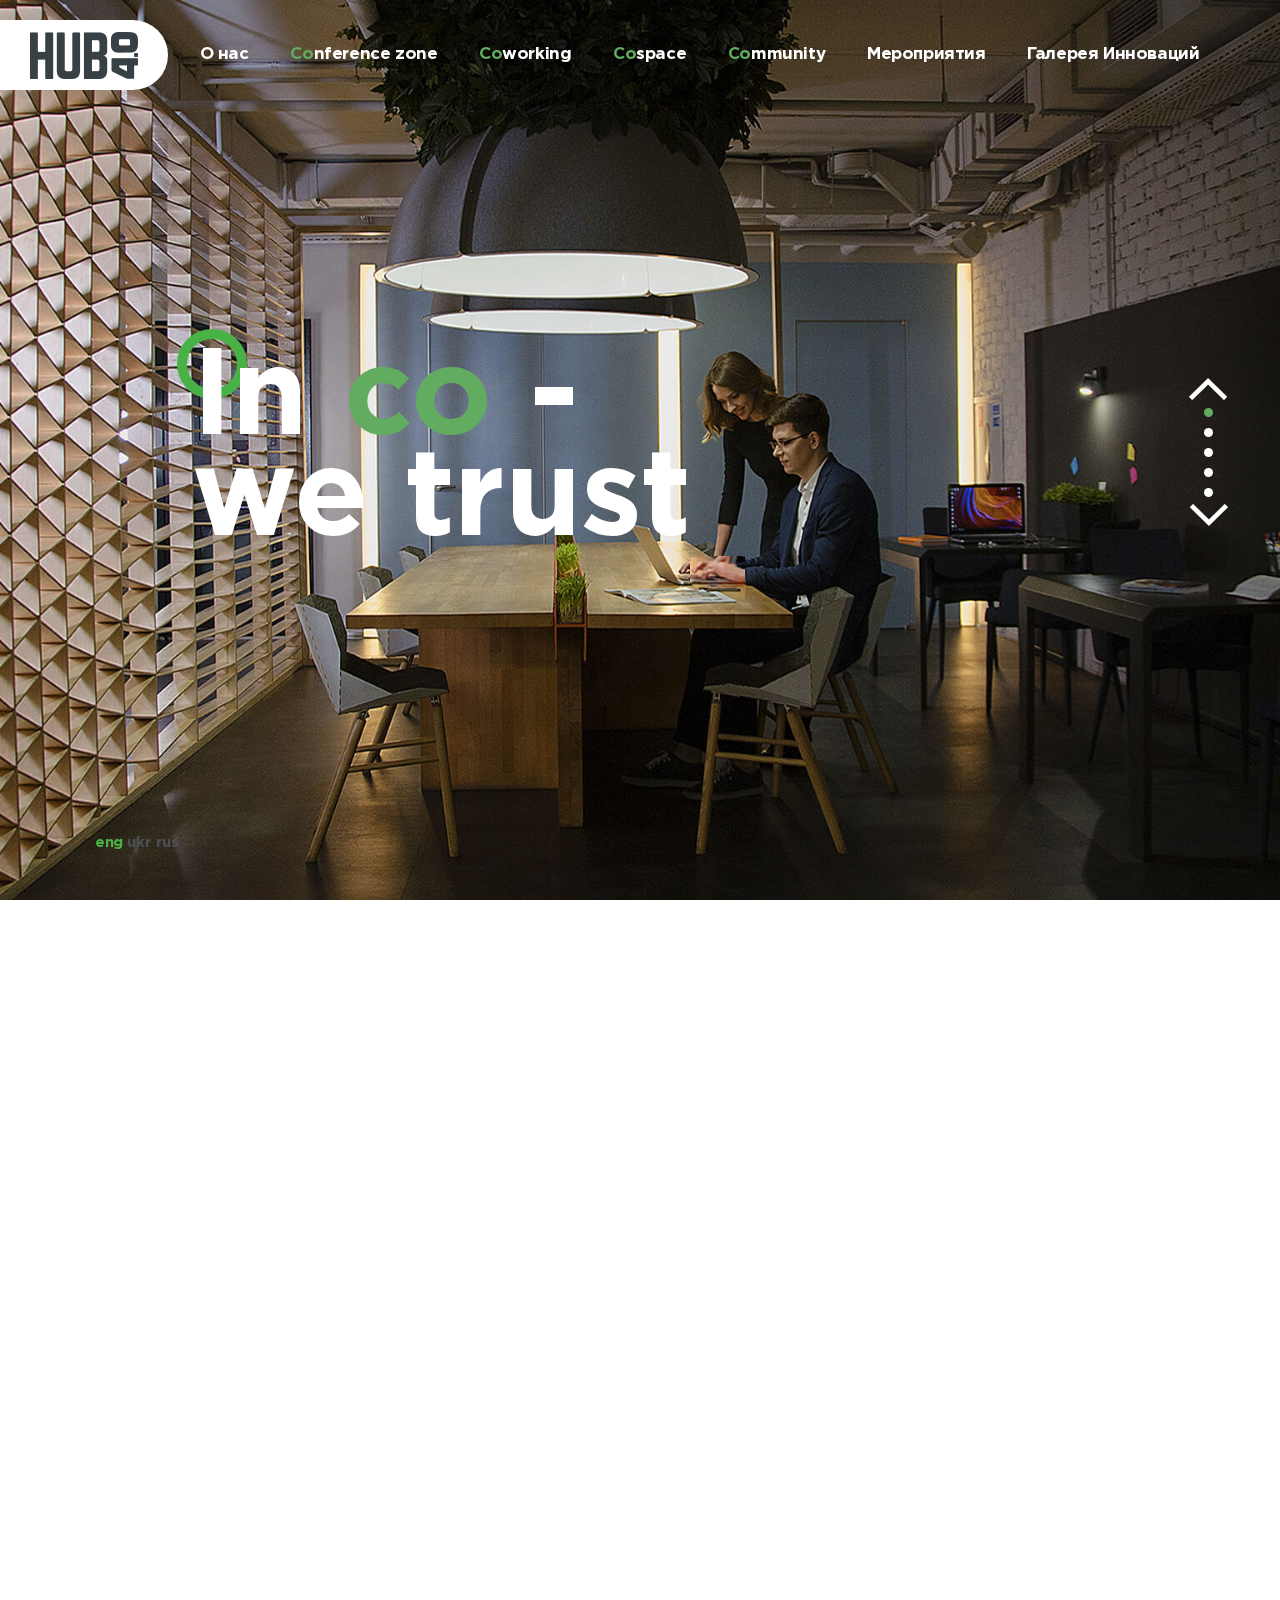
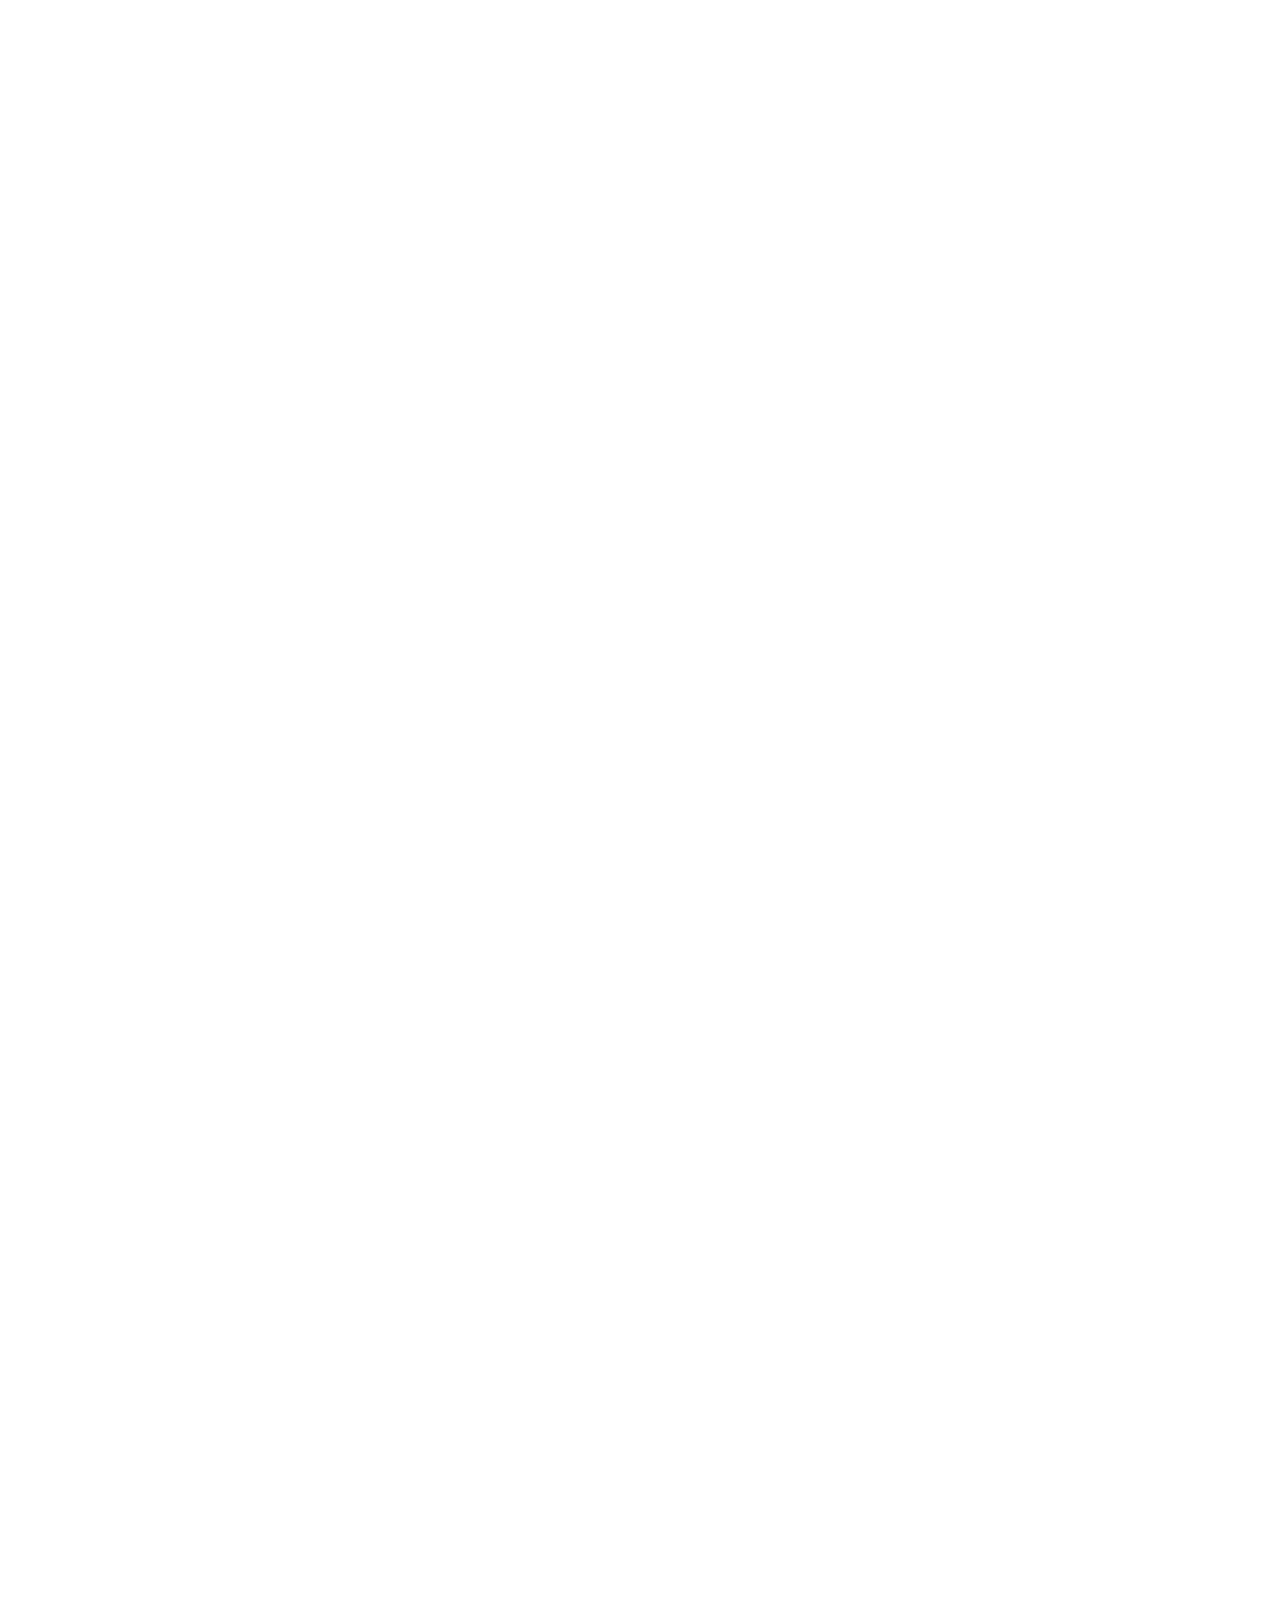
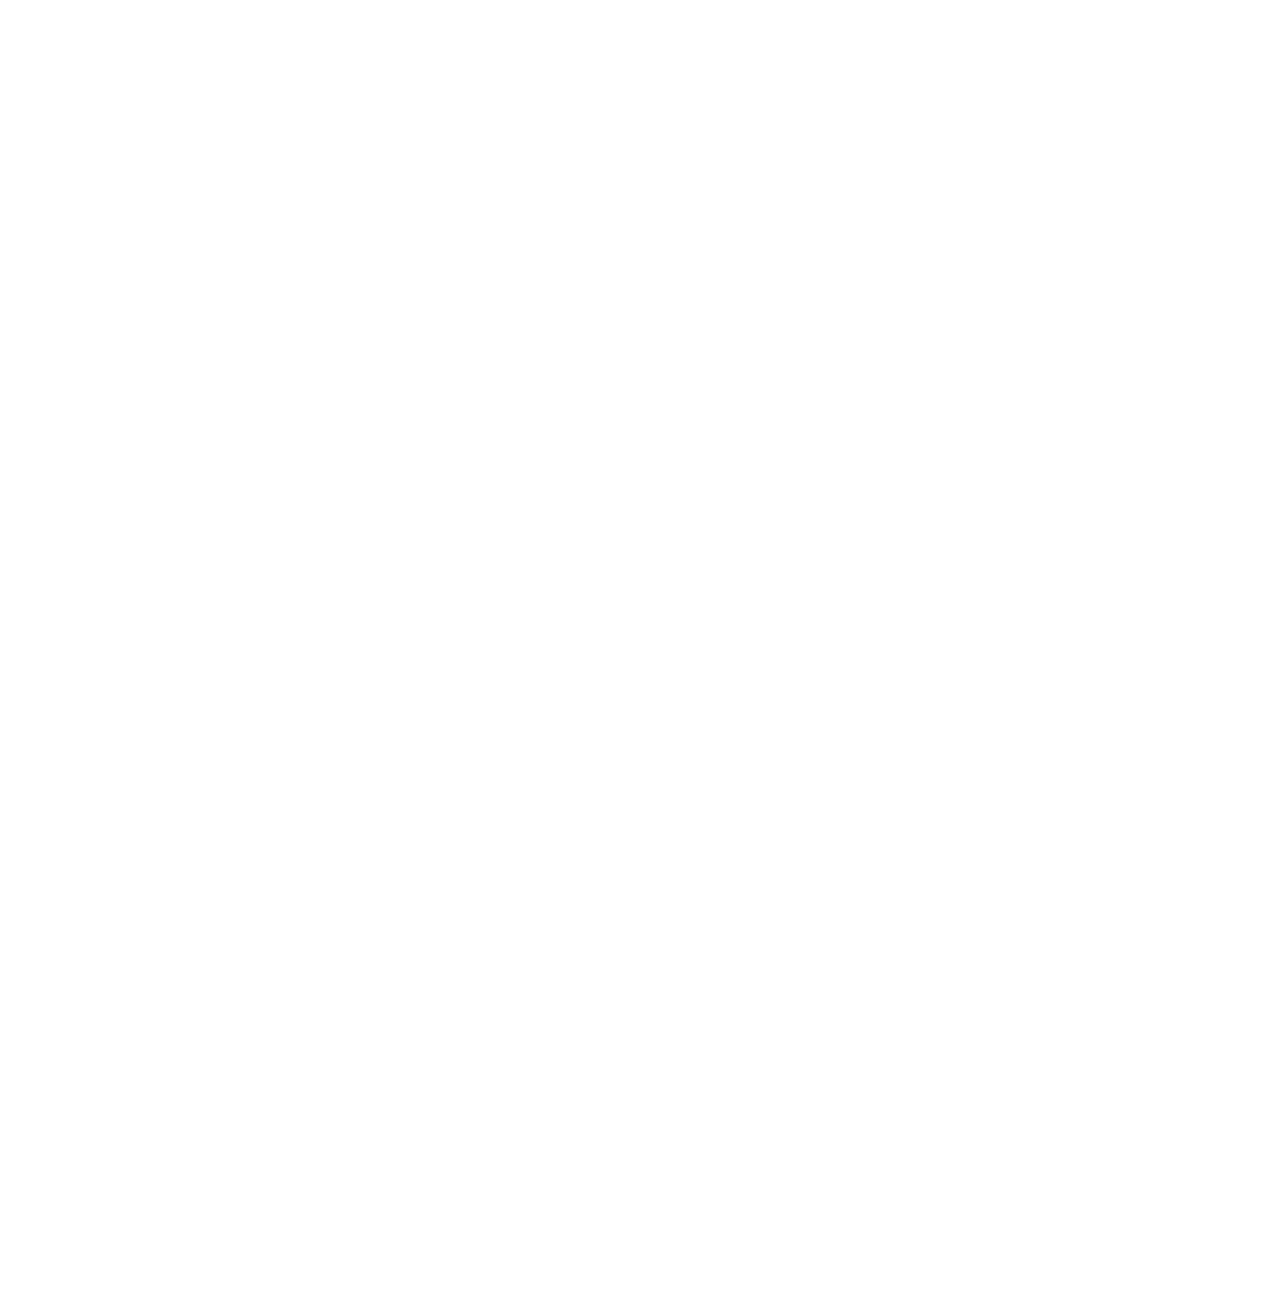
<file: index.html>
<!DOCTYPE html>
<html lang="en">
<head>
	<meta charset="UTF-8">
	<title>index-page</title>
	<meta http-equiv="X-UA-Compatible" content="IE=edge">
	<meta name="viewport" content="width=device-width, initial-scale=1.0">
	<link rel="stylesheet" href="css/preloader.css">
	<link rel="stylesheet" href="css/main.css">
</head>
<body>

	<div id="barba-wrapper">
		<div class="transition-container active">
		  <div class="logo-wrap">
		    <div class="logo">
		      <img src="img/white-logo.png" alt="" />
		    </div>
		  </div>
		</div>
  	<div class="barba-container">
			<div class="index-body-mirror index__body">
				<button class="burger">
					<svg id="burger-svg" data-name="Layer 1" xmlns="http://www.w3.org/2000/svg" viewBox="0 0 50 50">
						<title>Show / Hide Navigation</title>
						<rect class="burger-svg__base" width="50" height="50" fill="#1f201c"/>
						<g class="burger-svg__bars" fill="#fff">
							<rect class="burger-svg__bar burger-svg__bar-1" x="14" y="18" width="22" height="2"/>
							<rect class="burger-svg__bar burger-svg__bar-2" x="14" y="24" width="22" height="2"/>
							<rect class="burger-svg__bar burger-svg__bar-3" x="14" y="30" width="22" height="2"/>
						</g>
					</svg>
				</button>


				<header class="header header-index header_fixed">
					<div class="logo__container logo__container_index">
						<a class="logo__link" href="index.html" >
							<img class="logo__img" src="img/logo.png" alt="logo">
						</a>
					</div>

					<nav class="navigation">
						<ul class="navigation__list">

							<li class="navigation__item navigation__item_main"><a href="index.html" class="navigation__link"> Главная </a></li>
							<li class="navigation__item "><a href="about.html" class="navigation__link"> О нас </a></li>
							<li class="navigation__item"><a href="conference.html" class="navigation__link"> <span class="Dgreen">Co</span>nference zone</a></li>
							<li class="navigation__item "><a href="coworking.html" class="navigation__link"> <span class="Dgreen">Co</span>working  </a></li>
							<li class="navigation__item "><a href="freespace.html" class="navigation__link"> <span class="Dgreen">Co</span>space</a></li>
							<li class="navigation__item"><a href="opened-news.html" class="navigation__link"><span class="Dgreen"> Co</span>mmunity</a></li>
							<li class="navigation__item "><a href="all-poster.html" class="navigation__link"> Мероприятия </a></li>
							<li class="navigation__item"><a href="innovations.html" class="navigation__link"> Галерея Инноваций</a></li>

						</ul>

						<div class="language language_mobile">
							<ul class="language__list">
								<li class="language__item active"><a href="#" class="language__link">eng</a></li>
								<li class="language__item"><a href="#" class="language__link">ukr</a></li>
								<li class="language__item"><a href="#" class="language__link">rus</a></li>
							</ul>
						</div>
					</nav>
				</header>

				<div class="wrapper index-wrapper" id="fullpage">




					<section class="section section-1" >
						<header class="header header-index ">
							<div class="logo__container">
								<a class="logo__link" href="index.html" >
									<img class="logo__img" src="img/logo.png" alt="logo">
								</a>
							</div>

							<nav class="navigation">
								<ul class="navigation__list">

									<li class="navigation__item navigation__item_main"><a href="index.html" class="navigation__link"> Главная </a></li>
									<li class="navigation__item "><a href="about.html" class="navigation__link"> О нас </a></li>
									<li class="navigation__item"><a href="conference.html" class="navigation__link"> <span class="Dgreen">Co</span>nference zone</a></li>
									<li class="navigation__item "><a href="coworking.html" class="navigation__link"> <span class="Dgreen">Co</span>working  </a></li>
									<li class="navigation__item "><a href="freespace.html" class="navigation__link"><span class="Dgreen"> Co</span>space</a></li>
									<li class="navigation__item"><a href="opened-news.html" class="navigation__link"> <span class="Dgreen">Co</span>mmunity</a></li>
									<li class="navigation__item "><a href="all-poster.html" class="navigation__link"> Мероприятия </a></li>
									<li class="navigation__item"><a href="innovations.html" class="navigation__link"> Галерея Инноваций</a></li>


								</ul>

								<div class="language language_mobile">
									<ul class="language__list">
										<li class="language__item active"><a href="#" class="language__link">eng</a></li>
										<li class="language__item"><a href="#" class="language__link">ukr</a></li>
										<li class="language__item"><a href="#" class="language__link">rus</a></li>
									</ul>
								</div>
							</nav>
						</header>



						<div class="first-info">
						<!-- 	<h3 class="title__top">WELCOME TO HUB 4.0</h3> -->
							<h2 class="first-info__title circle circle-green"><span class="">I</span>n <span class="Dgreen">co</span> -<br> we  trust </h2>
						</div>

					</section>

					<section class="section section-2">
						<div class="conference conference__slider owl-carousel" id="index__conference__slider">

							<!-- conference__item -->
							<div class="conference__item conference__item-o">
								<div class="conference__item__wrap"  data-date="15.05">

									<div class="conference__pic">
										<div class="conference__circle">
											<img class="conference__img" src="img/content/persons/yurchak.png" alt="conf-2">
											<p class="conference__powered">powered by <span class="bolder">hub 4.0</span></p>
										</div>
									</div>

									<div class="conference__info">
										<p class="conference__info_title">Hannover Messe-2017. Значення для України</p>
										<p class="conference__info_name">Александр Юрчак</p>
										<a href="poster.html" class="more__link">Подробнее</a>
									</div>
								</div>

							</div>

							<!-- conference__item -->
							<div class="conference__item conference__item-g">
								<div class="conference__item__wrap"  data-date="15.05">

									<div class="conference__pic">
										<div class="conference__circle">
											<img class="conference__img" src="img/content/persons/pilec.png" alt="conf-2">
											<!--<p class="conference__powered">powered by <span class="bolder">hub 4.0</span></p> -->
										</div>
									</div>

									<div class="conference__info">
										<p class="conference__info_title">Сознание: грандиозный лабиринт внутри нас</p>
										<p class="conference__info_name">Евгений Пилецкий</p>
										<a href="poster.html" class="more__link">Подробнее</a>
									</div>
								</div>

							</div>


						</div>

						<div class="look__all__container">
							<a href="all-poster.html" class="more__link look__all">Посмотреть все</a>
						</div>


					</section>

					<section class="section section-3">

						<ul class="index__slide-3-background-slider owl-carousel">
							<li style="background-image: url('img/content/main/conference_dark.png')" alt="" class="index__slide-3-background-slide"></li>
							<li style="background-image: url('img/content/main/coworking_dark.png')" alt="" class="index__slide-3-background-slide"></li>
							<li style="background-image: url('img/content/main/cospace2_dark.png')" alt="" class="index__slide-3-background-slide"></li>
							<li style="background-image: url('img/content/main/community_dark.png')" alt="" class="index__slide-3-background-slide"></li>
						</ul>


						<div class="fixed__container">
							<div class="coworking">

								<!-- <p class="title__top">Our co-services</p> -->
								<ul class="coworking__title__list">

									<li class="coworking__item active" data-bgpos="0% 50%, 0% -1000%, 0% -1000%, 0% 1000%">
										<h3 class="coworking__item__title coworking__item__title-conference-zone" data-cow-id="cow-info-1">Conference zone</h3>
									</li>

									<li class="coworking__item" data-bgpos="1000%, 50%, -1000%, -1000%">
										<h3 class="coworking__item__title" data-cow-id="cow-info-2">Coworking </h3>
									</li>

									<li class="coworking__item" data-bgpos="-1000%, 1000%, 50%, -1000%">
										<h3 class="coworking__item__title coworking__item__title-long" data-cow-id="cow-info-3"> Cospace</h3>
									</li>

									<li class="coworking__item" data-bgpos="-1000%, -1000%, 1000%, 50%">
										<h3 class="coworking__item__title" data-cow-id="cow-info-4">Community </h3>
									</li>

								</ul>

							</div>

							<div class="coworking__info__wrapper">
								<!-- coworking__ info index  -->
								<ul class="coworking__info__list">
									<li class="coworking__info__item active" style="display:block" id="cow-info-1" >
										<div class="coworking__info">
											<p class="coworking__text">
												Аренда конференц-залов, полный комплект презентационного оборудования и первоклассный сервис. В теплое время открыта летняя терраса. Берем на себя организационные хлопоты и сопровождаем мероприятия от первого звонка до готовых фотографий в вашей почте. Бронируйте, а мы сделаем все остальное!
											</p>
											<a href="conference.html" class="more__link coworking__more__link">Детальнее</a>
										</div>
									</li>

									<li class="coworking__info__item" id="cow-info-2">
										<div class="coworking__info">
											<p class="coworking__text">
												Этот офис будет расти вместе с вашей командой. Закрытое пространство, в котором всё работает на вас. Круглосуточный доступ, sports and foods zones, переговорные и skype rooms — for free. Аренда трех и более мест по специальной цене!
											</p>
											<a href="coworking.html" class="more__link coworking__more__link">Детальнее</a>
										</div>
									</li>


									<li class="coworking__info__item" id="cow-info-3">
										<div class="coworking__info">
											<p class="coworking__text">
												Динамичная локация для работы и нетворка. Создана для тех, кто ценит комфорт и свободу в рабочей обстановке. Вдохновляющая атмосфера и десятки единомышленников в пределах одной локации. Два этажа. Кофе, чай и снеки. Вы можете арендовать рабочее место на час или весь день.
											</p>
											<a href="freespace.html" class="more__link coworking__more__link">Детальнее</a>
										</div>
									</li>

									<li class="coworking__info__item" id="cow-info-4">
										<div class="coworking__info">
											<p class="coworking__text">
												HUB 4.0 формирует сообщество визионеров и инноваторов. Наша миссия — содействовать развитию инновационной экономики в Украине. Мы популяризируем достижения IT сектора и ценности европейской концепции будущего «Industrie 4.0».
											</p>
											<a href="opened-news.html" class="more__link coworking__more__link">Детальнее</a>
										</div>
									</li>



								</ul>
							</div>
						</div>



					</section>

					<section class="section section-4" >


						<div class="fixed__container">
							<div class="innovationGallery">


								<div class="innovationGallery__left">
									<div class="innovationGallery__info">
										<!-- <div class="title__top">Галерея инноваций</div> -->
										<h2 class="innovationGallery__title">Our mission is to <br> create <span class="orange">co</span>-technology</h2>
										<div class="innovationGallery__text">
											Единственная в Киеве постоянно действующая экспозиция украинских инноваций. Это открытая площадка для популяризации достижений инноваторов нашей страны. В Галерее презентовали решения в сфере IoT, робототехники, 3D-печати, здравоохранения, образования и логистики. Мы бесплатно организуем участие лучших проектов в крупнейших технологических выставках Украины.
										</div>
										<a href="innovations.html" class="innovationGallery__link">Все инновации</a>

									</div>
								</div>


								<div class="innovationGallery__right">
									<div class="innovationGallery__wrap">

										<ul class="innovationGallery__slider owl-carousel" id="innovation__index__slider">
											<li class="innovationGallery__item">
												<div class="innovationGallery__pic">
													<a href="opened-innovations.html"><img src="img/content/innovations/Innovations_cut_slider/titanovo_slider.png" alt="gall-1"></a>
												</div>
												<div class="innovationGallery__item__headline"><a href="opened-innovations.html">Titanovo</a></div>
											</li>
											<li class="innovationGallery__item">
												<div class="innovationGallery__pic">
													<a href="opened-innovations.html"><img src="img/content/innovations/Innovations_cut_slider/ugears_slider.png"></a>
												</div>
												<div class="innovationGallery__item__headline"><a href="opened-innovations.html">UGEARS</a></div>
											</li>
										</ul>

										<div class="innovationGallery__slider__controls">
											<a href="#" class="control__btn control__btn-prev innovationGallery__btn-prev"><img src="img/icons/arrow.png" alt="arrow-prev"></a>
											<a href="#" class="control__btn control__btn-next innovationGallery__btn-next"><img src="img/icons/arrow.png" alt="arrow-next"></a>
										</div>
									</div>

									<a href="innovations.html" class="innovationGallery__link innovationGallery__link__index">Все инновации</a>

								</div>




							</div>
						</div>

					</section>

					<section class="section section-5" >


						<div class="footer__container">

							<div class="footer__headline">Увидимся в hub 4.0! </div>
							<div class="footer__map">
								<iframe style="pointer-events: none;"  src="https://www.google.com/maps/embed?pb=!1m18!1m12!1m3!1d2539.6161142511028!2d30.508987676156256!3d50.46687285782605!2m3!1f0!2f0!3f0!3m2!1i1024!2i768!4f13.1!3m3!1m2!1s0x40d4ce6c8011bd9b%3A0xd60691de1458adbc!2z0KXQsNCxIDQuMA!5e0!3m2!1suk!2sua!4v1493912115287" width="600" height="450" frameborder="0" style="border:0" allowfullscreen></iframe>
							</div>
							<div class="contacts">
								<div class="contacts__left">
									<ul class="contact__list">
										<li class="contact__item"><a href="tel:+380504684040" class="contact__link">	+38 050 468 40 40</a></li>
										<li class="contact__item"><a href="tel:+380684684040" class="contact__link">+38 068 468 40 40</a></li>
										<li class="contact__item"><a href="tel:+380442434040" class="contact__link">+38 044 243 40 40</a></li>
										<li class="contact__item"><a href="mailto:info@4hub.com.ua" class="contact__link">info@4hub.com.ua</a></li>
									</ul>
								</div>

								<div class="contacts__right contacts__right__mobile">
									<ul class="contact__list">
										<li class="contact__item"><a class="map__link" href="https://goo.gl/maps/HhT8iFkmfr32">пер.Ярославский 1/3</a></li>
										<li class="contact__item"><a class="map__link" href="https://goo.gl/maps/HhT8iFkmfr32">	Киев, Украина, 04071</a></li>
										<li class="contact__item">HUB 4.0 работает</li>
										<li class="contact__item">с 09:00 до 22:00</li>
										<li class="contact__item">доступ в коворкинги 24/7</li>
									</ul>
								</div>




								<div class="contacts__form__wrap">
									<form class="contacts__form">
										<h3 class="contacts__form__title">Хочу быть в курсе событий!</h3>
										<input class="contacts__form__input__mail" type="email" id="user-email" name="user-email" placeholder="email">
										<button class="btn contacts__form__btn" type="submit">Подписаться</button>
									</form>
									<div class="footer-arrow-container">
										<img src="img/icons/footer-arrow-up.svg" alt="" class="footer-arrow" id="toTop">
									</div>

									<div class="sub-popup">
										<button class="conference__popup__close conference__popup__close-cow-popup"></button>
										<div class="sub-popup-text">Спасибо, теперь вы с нами! Обещаем: качественный контент и никакого спама.</div>
									</div>

								</div>

								<div class="contacts__right">
									<ul class="contact__list">
										<li class="contact__item"><a class="map__link" href="https://goo.gl/maps/HhT8iFkmfr32">пер.Ярославский 1/3</a></li>
										<li class="contact__item"><a class="map__link" href="https://goo.gl/maps/HhT8iFkmfr32">	Киев, Украина, 04071</a></li>
										<li class="contact__item">HUB 4.0 работает</li>
										<li class="contact__item">с 09:00 до 22:00</li>
										<li class="contact__item">доступ в коворкинги 24/7</li>
									</ul>
								</div>
							</div>

							<div class="footer__bottom">
								<div class="footer__bottom__left">
									<a class="btn btn-offer" href="#">Договоры оферты</a>
									<p class="footer__bottom__text">К оплате принимаются международные <br>
										платежные карты систем Visa и MasterСard, любого банка</p>

										<div class="footer__bottom__pic">
											<img src="img/content/pay.jpg" alt="pay">
										</div>

									</div>
									<div class="footer__bottom__right">
										<p class="footer__bottom__copyright">
											© 2017 Все права защищены. <br>
											Публикация материалов сайта разрешается <br>
											при наличии прямой гиперссылки на 4hub.com.ua  <br>
											Безопасность
										</p>
									</div>
								</div>

								<div class="footer__social  footer__social--index">
									<a href="#" class="footer__social__icon">
										<img src="img/icons/facebook-logo.svg" alt="facebook">
									</a>
									<a href="#" class="footer__social__icon">
										<img src="img/icons/instagram-logo.svg" alt="instagram">
									</a>
									<a href="#" class="footer__social__icon">
										<img src="img/icons/youtube-logo.svg" alt="youtube">
									</a>
													<a href="#" class="footer__social__icon">
												<img src="img/icons/google-plus-symbol.svg" alt="google+">
											</a>
											<a href="#" class="footer__social__icon">
												<img src="img/icons/vimeo-logo.svg" alt="vimeo">
											</a>
								</div>



							</div>

						</section>



					</div> <!-- end wrapper  -->


					<div class="language language-index">
						<ul class="language__list">
							<li class="language__item active"><a href="#" class="language__link">eng</a></li>
							<li class="language__item"><a href="#" class="language__link">ukr</a></li>
							<li class="language__item"><a href="#" class="language__link">rus</a></li>
						</ul>
					</div>

					<button class="prevFullSlide"></button>
					<button class="nextFullSlide"></button>
				</div>
			</div>
		</div>

		<script src="js/libs/jQuery2.2.4.js"></script>
		<script src="js/libs/barba.min.js"></script>
		<script src="js/libs/owl.carousel.min.js"></script>
		<script src="js/libs/jquery.fullpage.extensions.min.js"></script>
		<script src="js/libs/scrolloverflow.min.js"></script>
		<script src="js/libs/jquery.easings.min.js"></script>
		<script src="js/libs/jquery.fullpage.min.js"></script>
		<script src="js/libs/TweenMax.js"></script>
		<script src="js/libs/imagesLoaded.js"></script>
		<script src="js/libs/jquery-imagefill.js"></script>
			<script src="js/libs/wickedpicker.min.js"></script>
		<script src="js/libs/datepicker.min.js"></script>
			<script src="js/libs/BigPicture.min.js"></script>
		<script src="js/main.js"></script>
	</body>
	</html>
</file>
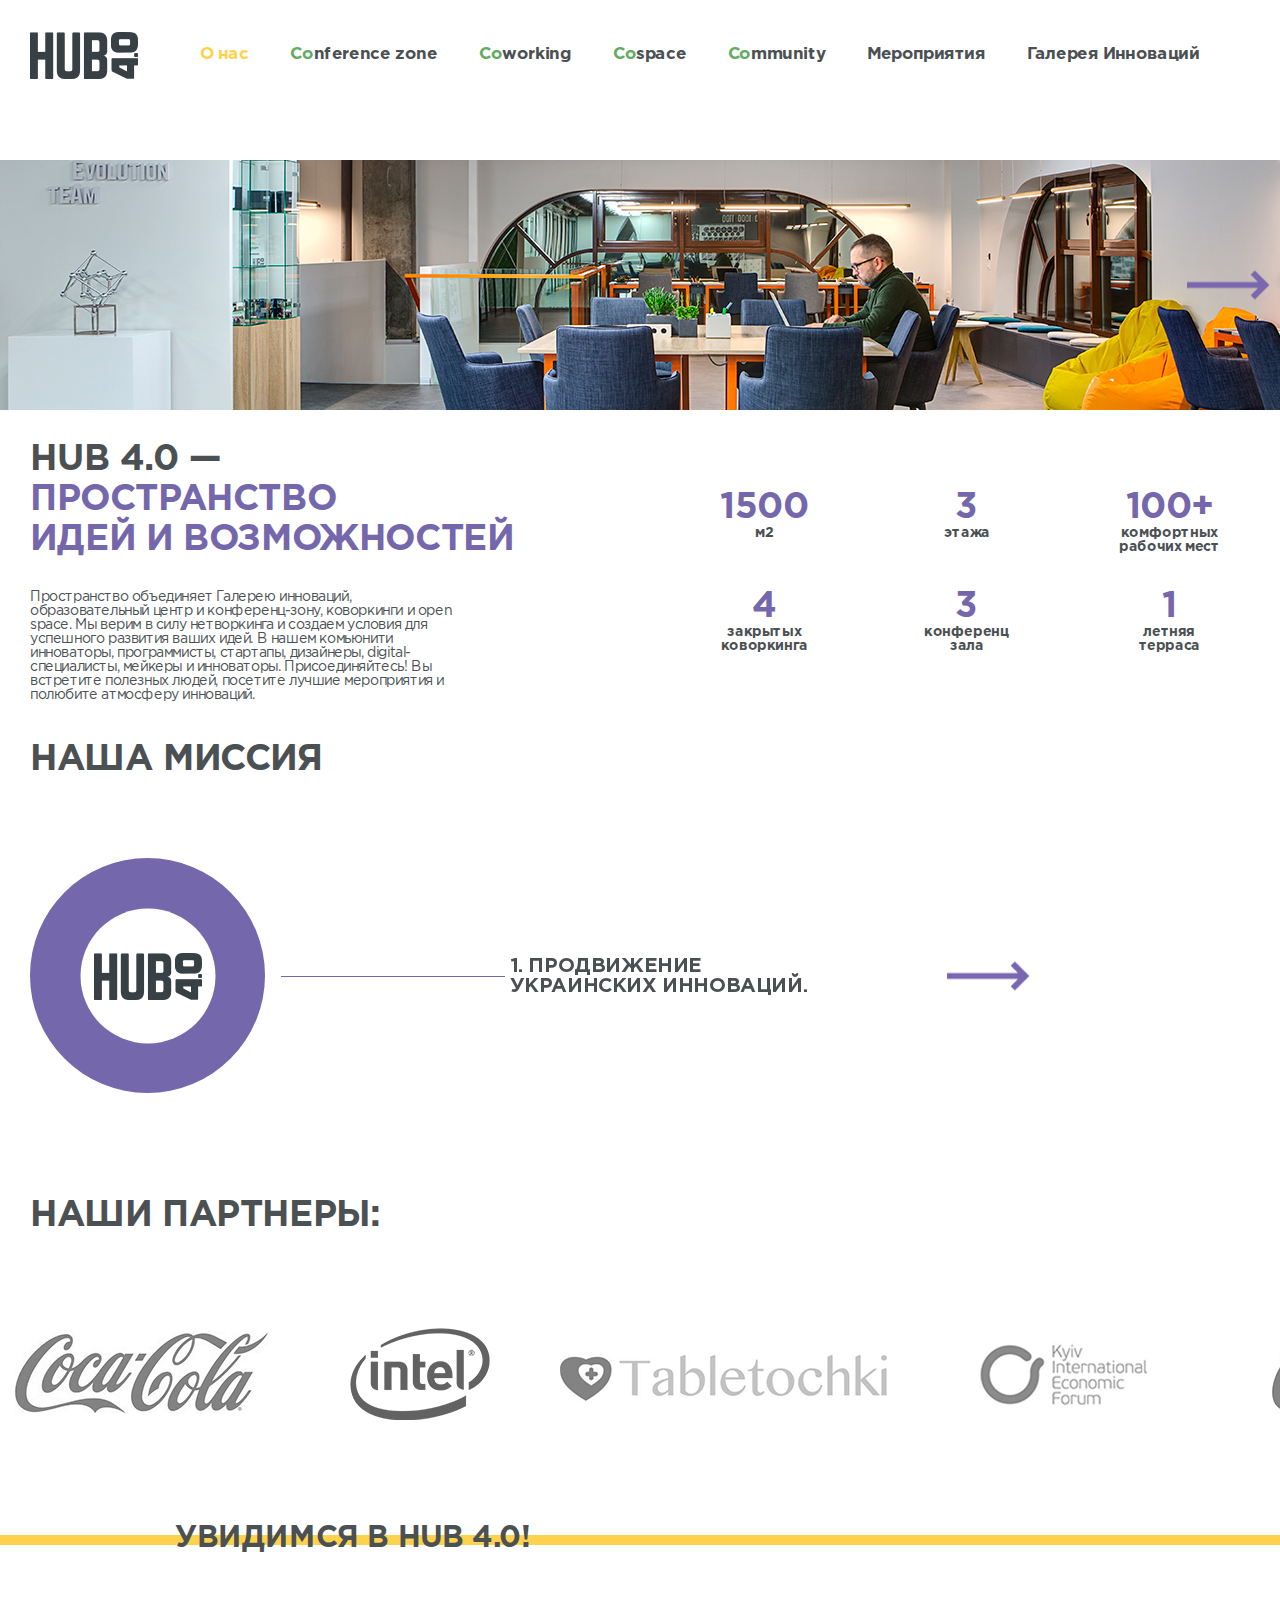
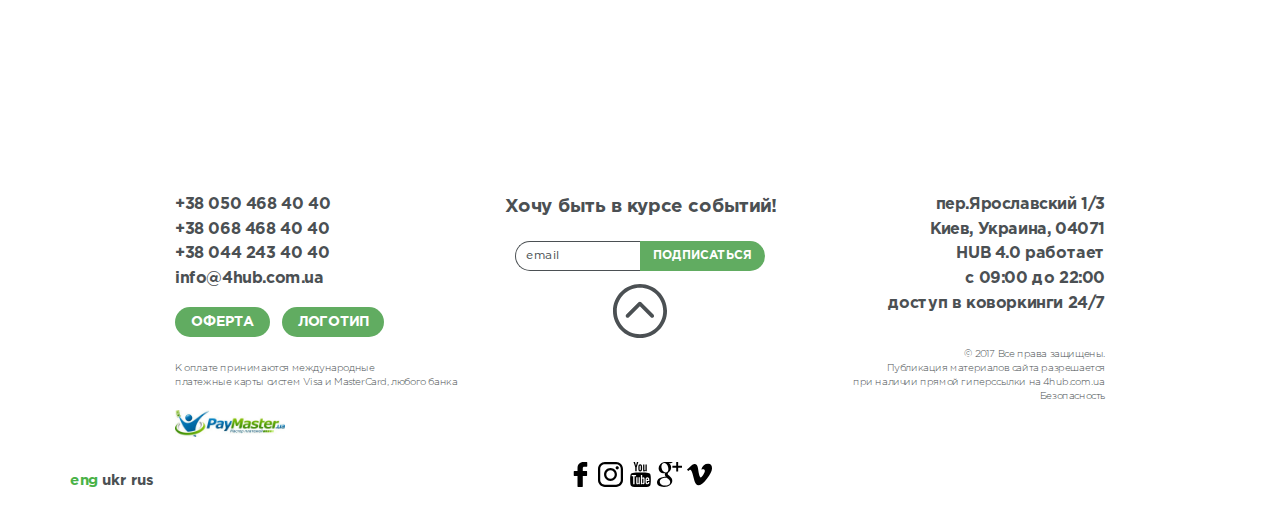
<file: about.html>
<!DOCTYPE html>
<html lang="en">
<head>
	<meta charset="UTF-8">
	<title>about-page</title>
	<meta http-equiv="X-UA-Compatible" content="IE=edge">
	<meta name="viewport" content="width=device-width, initial-scale=1.0">
	<link rel="stylesheet" href="css/preloader.css">
	<link rel="stylesheet" href="css/main.css">
</head>
<body>

	<div id="barba-wrapper">
		<div class="transition-container active">
			<div class="logo-wrap">
				<div class="logo">
					<img src="img/white-logo.png" alt="" />
				</div>
			</div>
		</div>
		<div class="barba-container">

			<div class="wrapper  about-wrapper" >
				<header class="header ">
					<div class="logo__container">
						<a class="logo__link" href="index.html" >
							<img class="logo__img" src="img/logo.png" alt="logo">
						</a>
					</div>

					<nav class="navigation">
						<ul class="navigation__list">
							<li class="navigation__item navigation__item_main"><a href="index.html" class="navigation__link"> Главная </a></li>
							<li class="navigation__item active"><a href="about.html" class="navigation__link"> О нас </a></li>
							<li class="navigation__item"><a href="conference.html" class="navigation__link"> <span class="Dgreen">Co</span>nference zone</a></li>
							<li class="navigation__item "><a href="coworking.html" class="navigation__link"> <span class="Dgreen">Co</span>working  </a></li>
							<li class="navigation__item "><a href="freespace.html" class="navigation__link"> <span class="Dgreen">Co</span>space</a></li>
							<li class="navigation__item"><a href="opened-news.html" class="navigation__link"><span class="Dgreen"> Co</span>mmunity</a></li>
							<li class="navigation__item "><a href="all-poster.html" class="navigation__link"> Мероприятия </a></li>
							<li class="navigation__item"><a href="innovations.html" class="navigation__link"> Галерея Инноваций</a></li>
						</ul>

						<div class="language language_mobile">
							<ul class="language__list">
								<li class="language__item active"><a href="#" class="language__link">eng</a></li>
								<li class="language__item"><a href="#" class="language__link">ukr</a></li>
								<li class="language__item"><a href="#" class="language__link">rus</a></li>
							</ul>
						</div>
					</nav>

					<button class="burger">
						<svg id="burger-svg" data-name="Layer 1" xmlns="http://www.w3.org/2000/svg" viewBox="0 0 50 50">
							<title>Show / Hide Navigation</title>
							<rect class="burger-svg__base" width="50" height="50" fill="#1f201c"/>
							<g class="burger-svg__bars" fill="#fff">
								<rect class="burger-svg__bar burger-svg__bar-1" x="14" y="18" width="22" height="2"/>
								<rect class="burger-svg__bar burger-svg__bar-2" x="14" y="24" width="22" height="2"/>
								<rect class="burger-svg__bar burger-svg__bar-3" x="14" y="30" width="22" height="2"/>
							</g>
						</svg>
					</button>
				</header>

				<div class="about__top__bg__slider__wrap">
					<ul class="about__top__bg__slider owl-carousel" id="about__top__bg__slider" >
						<li class="about__top__bg__slider__item" style="background-image: url('img/content/about/top-slider/o-nas_1.jpg')"></li>
						<li class="about__top__bg__slider__item" style="background-image: url('img/content/about/top-slider/o-nas_2.jpg')"></li>
						<li class="about__top__bg__slider__item" style="background-image: url('img/content/about/top-slider/o-nas_3.jpg')"></li>
						<li class="about__top__bg__slider__item" style="background-image: url('img/content/about/top-slider/o-nas_5.jpg')"></li>
					</ul>
					<a href="#" class="control__btn about__top__bg__slider__btn-next"><img src="img/icons/blue-long-arrow.png" alt="arrow-prev"></a>
				</div>

				<div class="fixed__container">



					<div class="about__top">

						<div class="about__top__left__wrap">
							<div class="about__top__left">
								<div class="about__top__title">HUB 4.0 —<br>
									<span class="blue">ПРОСТРАНСТВО <br>
										ИДЕЙ И ВОЗМОЖНОСТЕЙ </span>
									</div>
									<div class="about__top__text">
										Пространство объединяет Галерею инноваций, образовательный центр и конференц-зону, коворкинги и open space. Мы верим в силу нетворкинга и создаем условия для успешного развития ваших идей. В нашем комьюнити инноваторы, программисты, стартапы, дизайнеры, digital-специалисты, мейкеры и инноваторы. Присоединяйтесь! Вы встретите полезных людей, посетите лучшие мероприятия и полюбите атмосферу инноваций.</div>

									</div>
								</div>

								<div class="about__top__right__wrap">
									<div class="about__top__right">


										<div class="about__top__right__row">

											<div class="about__top__right__item">
												<div class="about__top__right__num">1500</div>
												<div class="about__top__right__desc"> м2</div>
											</div>


											<div class="about__top__right__item">
												<div class="about__top__right__num">3</div>
												<div class="about__top__right__desc"> этажа </div>
											</div>

											<div class="about__top__right__item">
												<div class="about__top__right__num">100+</div>
												<div class="about__top__right__desc"> комфортных рабочих мест</div>
											</div>
										</div>


										<div class="about__top__right__row">

											<div class="about__top__right__item">
												<div class="about__top__right__num">4</div>
												<div class="about__top__right__desc">закрытых коворкинга</div>
											</div>


											<div class="about__top__right__item">
												<div class="about__top__right__num">3</div>
												<div class="about__top__right__desc">конференц зала</div>
											</div>

											<div class="about__top__right__item">
												<div class="about__top__right__num">1</div>
												<div class="about__top__right__desc"> летняя терраса</div>
											</div>
										</div>
									</div>
								</div>

							</div>

							<!-- about__mission -->
							<div class="about__mission">
								<div class="about__mission__title">Наша миссия</div>

								<div class="about__mission__pic__wrap">
									<div class="about__mission__pic">
										<img class="about__mission__img" src="img/logo.png" alt="logo">
									</div>
								</div>

								<div class="about__mission__slider__wrap">
									<ul class="about__mission__slider owl-carousel" id="about__mission__slider" >
										<li class="about__mission__slider__item">
											1. Продвижение украинских инноваций.
										</li>

										<li class="about__mission__slider__item">
											2. Популяризация высоких технологий.
										</li>
										<li class="about__mission__slider__item">
											3. Площадка для нетворкинга инноваторов, разработчиков, ученых.
										</li>
										<li class="about__mission__slider__item">
											4. Содействие инновационной экономике в Украине.
										</li>

									</ul>
									<a href="#" class="control__btn about__mission__slider__item__btn-next"><img src="img/icons/blue-long-arrow.png" alt="arrow-prev"></a>

								</div>
							</div>




						</div>

						<div class="fixed__container">
							<div class="about__mission__title about__partners__title">Наши партнеры:</div>
						</div>


						<!-- about partners  -->
						<div class="about__partners">



							<div class="about__partners__slider__wrap">
								<ul class="about__partners__slider owl-carousel" id="about__partners__slider" >

									<li class="about__partners__slider__item">

										<img class="about__partners__slider__img" src="img/content/about/partners/forum.png" alt="forum">

									</li>

									<li class="about__partners__slider__item">

										<img class="about__partners__slider__img" src="img/content/about/partners/coca-cola.png" alt="coca">

									</li>

									<li class="about__partners__slider__item">

										<img  class="about__partners__slider__img" src="img/content/about/partners/Intel.png" alt="intel">

									</li>

									<li class="about__partners__slider__item">

										<img class="about__partners__slider__img" src="img/content/about/partners/tabletochki.png" alt="tablet">

									</li>
									<li class="about__partners__slider__item">

										<img class="about__partners__slider__img" src="img/content/about/partners/forum.png" alt="forum">

									</li>

									<li class="about__partners__slider__item">

										<img class="about__partners__slider__img" src="img/content/about/partners/coca-cola.png" alt="coca">

									</li>

									<li class="about__partners__slider__item">

										<img  class="about__partners__slider__img" src="img/content/about/partners/Intel.png" alt="intel">


										<li class="about__partners__slider__item">

											<img class="about__partners__slider__img" src="img/content/about/partners/tabletochki.png" alt="tablet">

										</li>



									</ul>

								</div>
							</div>


							<section class="section section-5" >


								<div class="footer__container">

									<div class="footer__headline">Увидимся в hub 4.0! </div>
									<div class="footer__map">
										<iframe style="pointer-events: none;"  src="https://www.google.com/maps/embed?pb=!1m18!1m12!1m3!1d2539.6161142511028!2d30.508987676156256!3d50.46687285782605!2m3!1f0!2f0!3f0!3m2!1i1024!2i768!4f13.1!3m3!1m2!1s0x40d4ce6c8011bd9b%3A0xd60691de1458adbc!2z0KXQsNCxIDQuMA!5e0!3m2!1suk!2sua!4v1493912115287" width="600" height="450" frameborder="0" style="border:0" allowfullscreen></iframe>
									</div>
									<div class="contacts">
										<div class="contacts__left">
											<ul class="contact__list">
												<li class="contact__item"><a href="tel:+380504684040" class="contact__link">	+38 050 468 40 40</a></li>
												<li class="contact__item"><a href="tel:+380684684040" class="contact__link">+38 068 468 40 40</a></li>
												<li class="contact__item"><a href="tel:+380442434040" class="contact__link">+38 044 243 40 40</a></li>
												<li class="contact__item"><a href="mailto:info@4hub.com.ua" class="contact__link">info@4hub.com.ua</a></li>
											</ul>
										</div>

										<div class="contacts__right contacts__right__mobile">
											<ul class="contact__list">
												<li class="contact__item"><a class="map__link" href="https://goo.gl/maps/HhT8iFkmfr32">пер.Ярославский 1/3</a></li>
												<li class="contact__item"><a class="map__link" href="https://goo.gl/maps/HhT8iFkmfr32">	Киев, Украина, 04071</a></li>
												<li class="contact__item">HUB 4.0 работает</li>
												<li class="contact__item">с 09:00 до 22:00</li>
												<li class="contact__item">доступ в коворкинги 24/7</li>
											</ul>
										</div>




										<div class="contacts__form__wrap">
											<form class="contacts__form">
												<h3 class="contacts__form__title">Хочу быть в курсе событий!</h3>
												<input class="contacts__form__input__mail" type="email" id="user-email" name="user-email" placeholder="email">
												<button class="btn contacts__form__btn" type="submit">Подписаться</button>
											</form>
											<div class="footer-arrow-container">
												<img src="img/icons/footer-arrow-up.svg" alt="" class="footer-arrow" id="toTop">
											</div>
										</div>

										<div class="contacts__right">
											<ul class="contact__list">
												<li class="contact__item"><a class="map__link" href="https://goo.gl/maps/HhT8iFkmfr32">пер.Ярославский 1/3</a></li>
												<li class="contact__item"><a class="map__link" href="https://goo.gl/maps/HhT8iFkmfr32">	Киев, Украина, 04071</a></li>
												<li class="contact__item">HUB 4.0 работает</li>
												<li class="contact__item">с 09:00 до 22:00</li>
												<li class="contact__item">доступ в коворкинги 24/7</li>
											</ul>
										</div>
									</div>

									<div class="footer__bottom">
										<div class="footer__bottom__left">
											<a class="btn btn-offer" href="#">оферта</a>
											<a class="btn btn-offer" href="#">логотип</a>
											<p class="footer__bottom__text">К оплате принимаются международные <br>
												платежные карты систем Visa и MasterСard, любого банка</p>

												<div class="footer__bottom__pic">
													<img src="img/content/pay.jpg" alt="pay">
												</div>

											</div>
											<div class="footer__bottom__right">
												<p class="footer__bottom__copyright">
													© 2017 Все права защищены. <br>
													Публикация материалов сайта разрешается <br>
													при наличии прямой гиперссылки на 4hub.com.ua  <br>
													Безопасность
												</p>
											</div>
										</div>

										<div class="footer__social  footer__social--index">
											<a href="#" class="footer__social__icon">
												<img src="img/icons/facebook-logo.svg" alt="facebook">
											</a>
											<a href="#" class="footer__social__icon">
												<img src="img/icons/instagram-logo.svg" alt="instagram">
											</a>
											<a href="#" class="footer__social__icon">
												<img src="img/icons/youtube-logo.svg" alt="youtube">
											</a>
											<a href="#" class="footer__social__icon">
												<img src="img/icons/google-plus-symbol.svg" alt="google+">
											</a>
											<a href="#" class="footer__social__icon">
												<img src="img/icons/vimeo-logo.svg" alt="vimeo">
											</a>
										</div>



									</div>

								</section>
							</div>

							<div class="language">
								<ul class="language__list">
									<li class="language__item active"><a href="#" class="language__link">eng</a></li>
									<li class="language__item"><a href="#" class="language__link">ukr</a></li>
									<li class="language__item"><a href="#" class="language__link">rus</a></li>
								</ul>
							</div>
							
						</div>
					</div>


					<script src="js/libs/jQuery2.2.4.js"></script>
					<script src="js/libs/barba.min.js"></script>
					<script src="js/libs/owl.carousel.min.js"></script>
					<script src="js/libs/jquery.fullpage.extensions.min.js"></script>
					<script src="js/libs/scrolloverflow.min.js"></script>
					<script src="js/libs/jquery.easings.min.js"></script>
					<script src="js/libs/jquery.fullpage.min.js"></script>
					<script src="js/libs/TweenMax.js"></script>
					<script src="js/libs/imagesLoaded.js"></script>
					<script src="js/libs/jquery-imagefill.js"></script>
					<script src="js/libs/wickedpicker.min.js"></script>
					<script src="js/libs/datepicker.min.js"></script>
						<script src="js/libs/BigPicture.min.js"></script>
					<script src="js/main.js"></script>
				</body>
				</html>
</file>
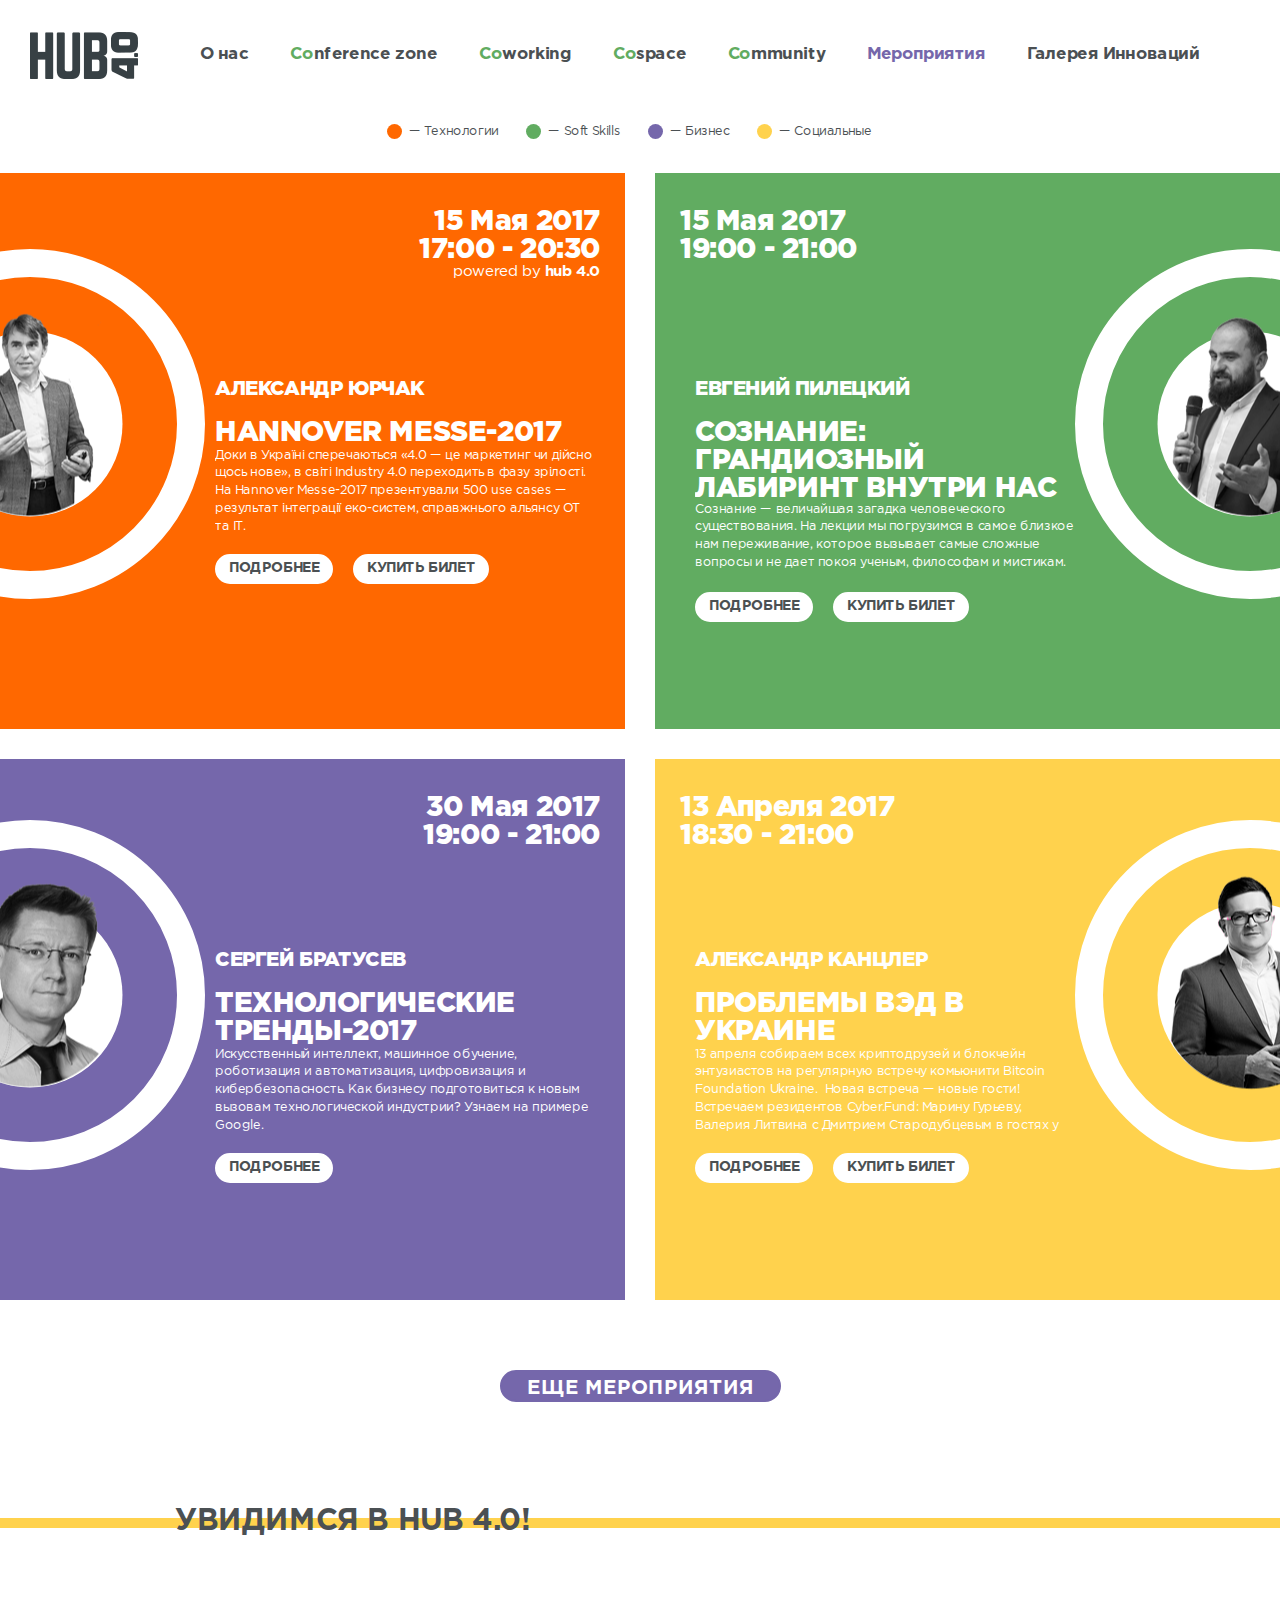
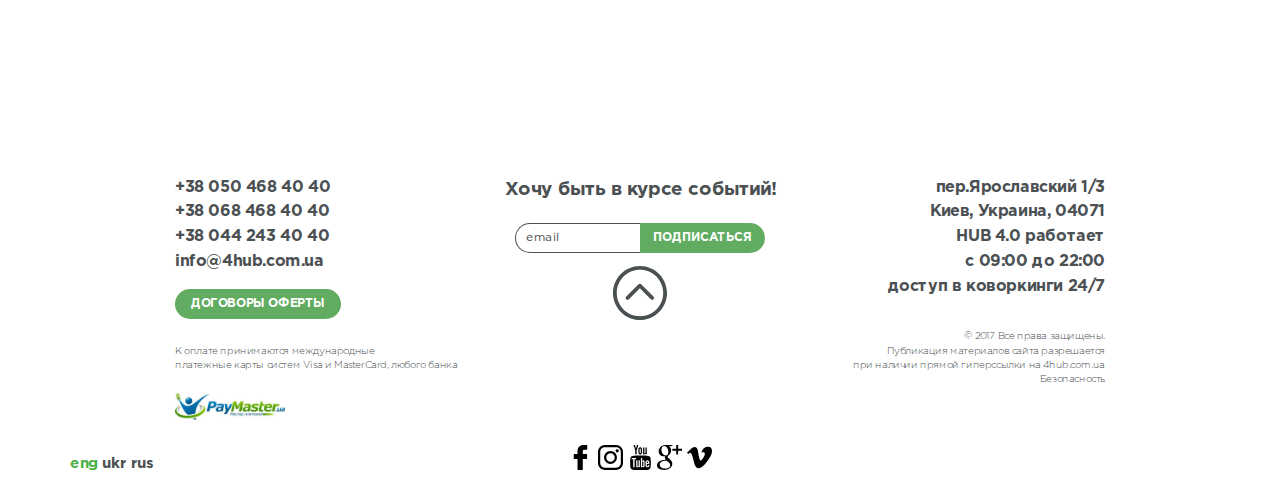
<file: all-poster.html>
<!DOCTYPE html>
<html lang="en">
<head>
	<meta charset="UTF-8">
	<title>all-poster-page</title>
	<meta http-equiv="X-UA-Compatible" content="IE=edge">
	<meta name="viewport" content="width=device-width, initial-scale=1.0">
	<link rel="stylesheet" href="css/preloader.css">
	<link rel="stylesheet" href="css/main.css">
</head>
<body>
	<div id="barba-wrapper">
		<div class="transition-container active">
		  <div class="logo-wrap">
		    <div class="logo">
		      <img src="img/white-logo.png" alt="" />
		    </div>
		  </div>
		</div>
  	<div class="barba-container">
			<div class="wrapper poster-wrap all-poster" >
				<header class="header ">
					<div class="logo__container">
						<a class="logo__link" href="index.html" >
							<img class="logo__img" src="img/logo.png" alt="logo">
						</a>
					</div>

					<nav class="navigation">
						<ul class="navigation__list">
								<li class="navigation__item navigation__item_main"><a href="index.html" class="navigation__link"> Главная </a></li>
							<li class="navigation__item "><a href="about.html" class="navigation__link"> О нас </a></li>
							<li class="navigation__item"><a href="conference.html" class="navigation__link"> <span class="Dgreen">Co</span>nference zone</a></li>
							<li class="navigation__item "><a href="coworking.html" class="navigation__link"> <span class="Dgreen">Co</span>working  </a></li>
							<li class="navigation__item "><a href="freespace.html" class="navigation__link"> <span class="Dgreen">Co</span>space</a></li>
							<li class="navigation__item"><a href="opened-news.html" class="navigation__link"><span class="Dgreen"> Co</span>mmunity</a></li>
							<li class="navigation__item active"><a href="all-poster.html" class="navigation__link"> Мероприятия </a></li>
							<li class="navigation__item"><a href="innovations.html" class="navigation__link"> Галерея Инноваций</a></li>
						</ul>

						<div class="language language_mobile">
							<ul class="language__list">
								<li class="language__item active"><a href="#" class="language__link">eng</a></li>
								<li class="language__item"><a href="#" class="language__link">ukr</a></li>
								<li class="language__item"><a href="#" class="language__link">rus</a></li>
							</ul>
						</div>

					</nav>



					<button class="burger">
						<svg id="burger-svg" data-name="Layer 1" xmlns="http://www.w3.org/2000/svg" viewBox="0 0 50 50">
							<title>Show / Hide Navigation</title>
							<rect class="burger-svg__base" width="50" height="50" fill="#1f201c"/>
							<g class="burger-svg__bars" fill="#fff">
								<rect class="burger-svg__bar burger-svg__bar-1" x="14" y="18" width="22" height="2"/>
								<rect class="burger-svg__bar burger-svg__bar-2" x="14" y="24" width="22" height="2"/>
								<rect class="burger-svg__bar burger-svg__bar-3" x="14" y="30" width="22" height="2"/>
							</g>
						</svg>
					</button>
				</header>


				<div class="fixed__container">

					<!-- poster filter -->

					<div class="poster__filter">
						<ul class="poster__filter__list">
							<li class="poster__filter__item poster__filter__item-orange">
								<a href="#" class="poster__filter__link">— Технологии</a>
							</li>
							<li class="poster__filter__item poster__filter__item-green">
								<a href="#" class="poster__filter__link">— Soft Skills</a>
							</li>
							<li class="poster__filter__item poster__filter__item-blue">
								<a href="#" class="poster__filter__link">— Бизнес</a>
							</li>
							<li class="poster__filter__item poster__filter__item-yellow">
								<a href="#" class="poster__filter__link">— Социальные</a>
							</li>

						</ul>
					</div>

					<!-- other events -->

					<div class="other-events__wrap">

						<!-- event item-->
						<div class="other-events__item other-events__item-orange" >
							<div class="main-event ">

								<div class="main-event__date">
									<div class="main-event__date_day">15 Мая 2017  </div>
									<div class="main-event__date_hours">17:00 - 20:30 </div>
									<p class="conference__powered conference__powered__visible conference__powered-static">powered by <span class="bolder">hub 4.0</span></p>
								</div>

								<div class="main-event__pic">
									<div class="conference__item ">
										<div class="conference__item__wrap">

											<div class="conference__pic">
												<div class="conference__circle">
													<img class="conference__img" src="img/content/persons/yurchak.png" alt="conf-1">
												</div>
											</div>

										</div>

									</div>
								</div>

								<div class="other-events__info">
									<div class="title other-events__info__name">Александр Юрчак</div>
									<div class="title other-events__info__title">Hannover Messe-2017</div>
									<div class="main-event__text">
										Доки в Україні сперечаються «4.0 — це маркетинг чи дійсно щось нове», в світі Industry 4.0 переходить в фазу зрілості. На Hannover Messe-2017 презентували 500 use cases — результат інтеграції еко-систем, справжнього альянсу ОТ та ІТ.

									</div>
									<div>
										<a class="more__link main-event__buy" href="poster.html">Подробнее</a>
										<a class="more__link  main-event__buy " href="#">Купить билет</a>

									</div>

								</div>



							</div>

						</div>


						<!-- event item-->
						<div class="other-events__item other-events__item-green" >
							<div class="main-event ">

								<div class="main-event__date">
									<div class="main-event__date_day">15 Мая 2017  </div>
									<div class="main-event__date_hours">19:00 - 21:00 </div>
									<p class="conference__powered  conference__powered-static">powered by <span class="bolder">hub 4.0</span></p>
								</div>

								<div class="main-event__pic">
									<div class="conference__item ">
										<div class="conference__item__wrap">

											<div class="conference__pic">
												<div class="conference__circle">
													<img class="conference__img" src="img/content/persons/pilec.png" alt="conf-1">
												</div>
											</div>

										</div>

									</div>
								</div>

								<div class="other-events__info">
									<div class="title other-events__info__name">Евгений Пилецкий</div>
									<div class="title other-events__info__title">Сознание: грандиозный лабиринт внутри нас</div>
									<div class="main-event__text">
										Сознание — величайшая загадка человеческого существования. На лекции мы погрузимся в самое близкое нам переживание, которое вызывает самые сложные вопросы и не дает покоя ученым, философам и мистикам.

									</div>
									<div >
										<a class="more__link main-event__buy" href="poster.html">Подробнее</a>
										<a class="more__link  main-event__buy" href="#">Купить билет</a>
									</div>


								</div>



							</div>

						</div>

						<!-- event item-->
						<div class="other-events__item other-events__item-blue" >
							<div class="main-event ">

								<div class="main-event__date">
									<div class="main-event__date_day">30 Мая 2017  </div>
									<div class="main-event__date_hours">19:00 - 21:00 </div>
								</div>

								<div class="main-event__pic">
									<div class="conference__item ">
										<div class="conference__item__wrap">

											<div class="conference__pic">
												<div class="conference__circle">
													<img class="conference__img" src="img/content/persons/bratusev.png" alt="conf-1">

												</div>
											</div>

										</div>

									</div>
								</div>

								<div class="other-events__info">
									<div class="title other-events__info__name">Сергей Братусев</div>
									<div class="title other-events__info__title">Технологические тренды-2017</div>
									<div class="main-event__text">

										Искусственный интеллект, машинное обучение, роботизация и автоматизация, цифровизация и кибербезопасность. Как бизнесу подготовиться к новым вызовам технологической индустрии? Узнаем на примере Google.

									</div>
									<div class="free-event">
										<a class="more__link main-event__buy" href="poster.html">Подробнее</a>

										<a class="more__link  main-event__buy main-event__foc" href="#">Купить билет</a>

									</div>

								</div>



							</div>

						</div>

						<!-- event item-->
						<div class="other-events__item other-events__item-yellow" >
							<div class="main-event ">

								<div class="main-event__date">
									<div class="main-event__date_day">13 Апреля 2017  </div>
									<div class="main-event__date_hours">18:30 - 21:00 </div>
								</div>

								<div class="main-event__pic">
									<div class="conference__item ">
										<div class="conference__item__wrap">

											<div class="conference__pic">
												<div class="conference__circle">
													<img class="conference__img" src="img/content/conference-1.png" alt="conf-1">
													<p class="conference__powered">powered by <span class="bolder">hub 4.0</span></p>
												</div>
											</div>

										</div>

									</div>
								</div>

								<div class="other-events__info">
									<div class="title other-events__info__name">Александр Канцлер</div>
									<div class="title other-events__info__title">Проблемы вэд в Украине</div>
									<div class="main-event__text">
										13 апреля собираем всех криптодрузей и блокчейн энтузиастов на регулярную встречу комьюнити Bitcoin Foundation Ukraine.  Новая встреча — новые гости! Встречаем резидентов Cyber.Fund: Марину Гурьеву, Валерия Литвина с Дмитрием Стародубцевым в гостях у BFU. 							<div>

									</div>

								</div>
								<div>
									<a class="more__link main-event__buy" href="poster.html">Подробнее</a>
									<a class="more__link  main-event__buy" href="#">Купить билет</a>
								</div>


							</div>

						</div>


					</div>

				</div>

				<div class="more__posters__container">
					<button class="btn more__posters">Еще мероприятия</button>
				</div>

			</div>

			<div class="fixed__container">

		<section class="section section-5" >


						<div class="footer__container">

							<div class="footer__headline">Увидимся в hub 4.0! </div>
							<div class="footer__map">
								<iframe style="pointer-events: none;"  src="https://www.google.com/maps/embed?pb=!1m18!1m12!1m3!1d2539.6161142511028!2d30.508987676156256!3d50.46687285782605!2m3!1f0!2f0!3f0!3m2!1i1024!2i768!4f13.1!3m3!1m2!1s0x40d4ce6c8011bd9b%3A0xd60691de1458adbc!2z0KXQsNCxIDQuMA!5e0!3m2!1suk!2sua!4v1493912115287" width="600" height="450" frameborder="0" style="border:0" allowfullscreen></iframe>
							</div>
							<div class="contacts">
								<div class="contacts__left">
									<ul class="contact__list">
										<li class="contact__item"><a href="tel:+380504684040" class="contact__link">	+38 050 468 40 40</a></li>
										<li class="contact__item"><a href="tel:+380684684040" class="contact__link">+38 068 468 40 40</a></li>
										<li class="contact__item"><a href="tel:+380442434040" class="contact__link">+38 044 243 40 40</a></li>
										<li class="contact__item"><a href="mailto:info@4hub.com.ua" class="contact__link">info@4hub.com.ua</a></li>
									</ul>
								</div>

								<div class="contacts__right contacts__right__mobile">
									<ul class="contact__list">
										<li class="contact__item"><a class="map__link" href="https://goo.gl/maps/HhT8iFkmfr32">пер.Ярославский 1/3</a></li>
										<li class="contact__item"><a class="map__link" href="https://goo.gl/maps/HhT8iFkmfr32">	Киев, Украина, 04071</a></li>
										<li class="contact__item">HUB 4.0 работает</li>
										<li class="contact__item">с 09:00 до 22:00</li>
										<li class="contact__item">доступ в коворкинги 24/7</li>
									</ul>
								</div>




								<div class="contacts__form__wrap">
									<form class="contacts__form">
										<h3 class="contacts__form__title">Хочу быть в курсе событий!</h3>
										<input class="contacts__form__input__mail" type="email" id="user-email" name="user-email" placeholder="email">
										<button class="btn contacts__form__btn" type="submit">Подписаться</button>
									</form>
									<div class="footer-arrow-container">
										<img src="img/icons/footer-arrow-up.svg" alt="" class="footer-arrow" id="toTop">
									</div>
								</div>

								<div class="contacts__right">
									<ul class="contact__list">
										<li class="contact__item"><a class="map__link" href="https://goo.gl/maps/HhT8iFkmfr32">пер.Ярославский 1/3</a></li>
										<li class="contact__item"><a class="map__link" href="https://goo.gl/maps/HhT8iFkmfr32">	Киев, Украина, 04071</a></li>
										<li class="contact__item">HUB 4.0 работает</li>
										<li class="contact__item">с 09:00 до 22:00</li>
										<li class="contact__item">доступ в коворкинги 24/7</li>
									</ul>
								</div>
							</div>

							<div class="footer__bottom">
								<div class="footer__bottom__left">
									<a class="btn btn-offer" href="#">Договоры оферты</a>
									<p class="footer__bottom__text">К оплате принимаются международные <br>
										платежные карты систем Visa и MasterСard, любого банка</p>

										<div class="footer__bottom__pic">
											<img src="img/content/pay.jpg" alt="pay">
										</div>

									</div>
									<div class="footer__bottom__right">
										<p class="footer__bottom__copyright">
											© 2017 Все права защищены. <br>
											Публикация материалов сайта разрешается <br>
											при наличии прямой гиперссылки на 4hub.com.ua  <br>
											Безопасность
										</p>
									</div>
								</div>

								<div class="footer__social  footer__social--index">
									<a href="#" class="footer__social__icon">
										<img src="img/icons/facebook-logo.svg" alt="facebook">
									</a>
									<a href="#" class="footer__social__icon">
										<img src="img/icons/instagram-logo.svg" alt="instagram">
									</a>
									<a href="#" class="footer__social__icon">
										<img src="img/icons/youtube-logo.svg" alt="youtube">
									</a>
													<a href="#" class="footer__social__icon">
												<img src="img/icons/google-plus-symbol.svg" alt="google+">
											</a>
											<a href="#" class="footer__social__icon">
												<img src="img/icons/vimeo-logo.svg" alt="vimeo">
											</a>
								</div>



							</div>

						</section>
				</div>

				<div class="language">
					<ul class="language__list">
						<li class="language__item active"><a href="#" class="language__link">eng</a></li>
						<li class="language__item"><a href="#" class="language__link">ukr</a></li>
						<li class="language__item"><a href="#" class="language__link">rus</a></li>
					</ul>
				</div>

			</div> <!-- end wrapper  -->

		</div>
	</div>

		<script src="js/libs/jQuery2.2.4.js"></script>
		<script src="js/libs/barba.min.js"></script>
		<script src="js/libs/owl.carousel.min.js"></script>
		<script src="js/libs/jquery.fullpage.extensions.min.js"></script>
		<script src="js/libs/scrolloverflow.min.js"></script>
		<script src="js/libs/jquery.easings.min.js"></script>
		<script src="js/libs/jquery.fullpage.min.js"></script>
		<script src="js/libs/TweenMax.js"></script>
		<script src="js/libs/imagesLoaded.js"></script>
		<script src="js/libs/jquery-imagefill.js"></script>
			<script src="js/libs/wickedpicker.min.js"></script>
		<script src="js/libs/datepicker.min.js"></script>
			<script src="js/libs/BigPicture.min.js"></script>
		<script src="js/main.js"></script>
</body>
</html>
</file>
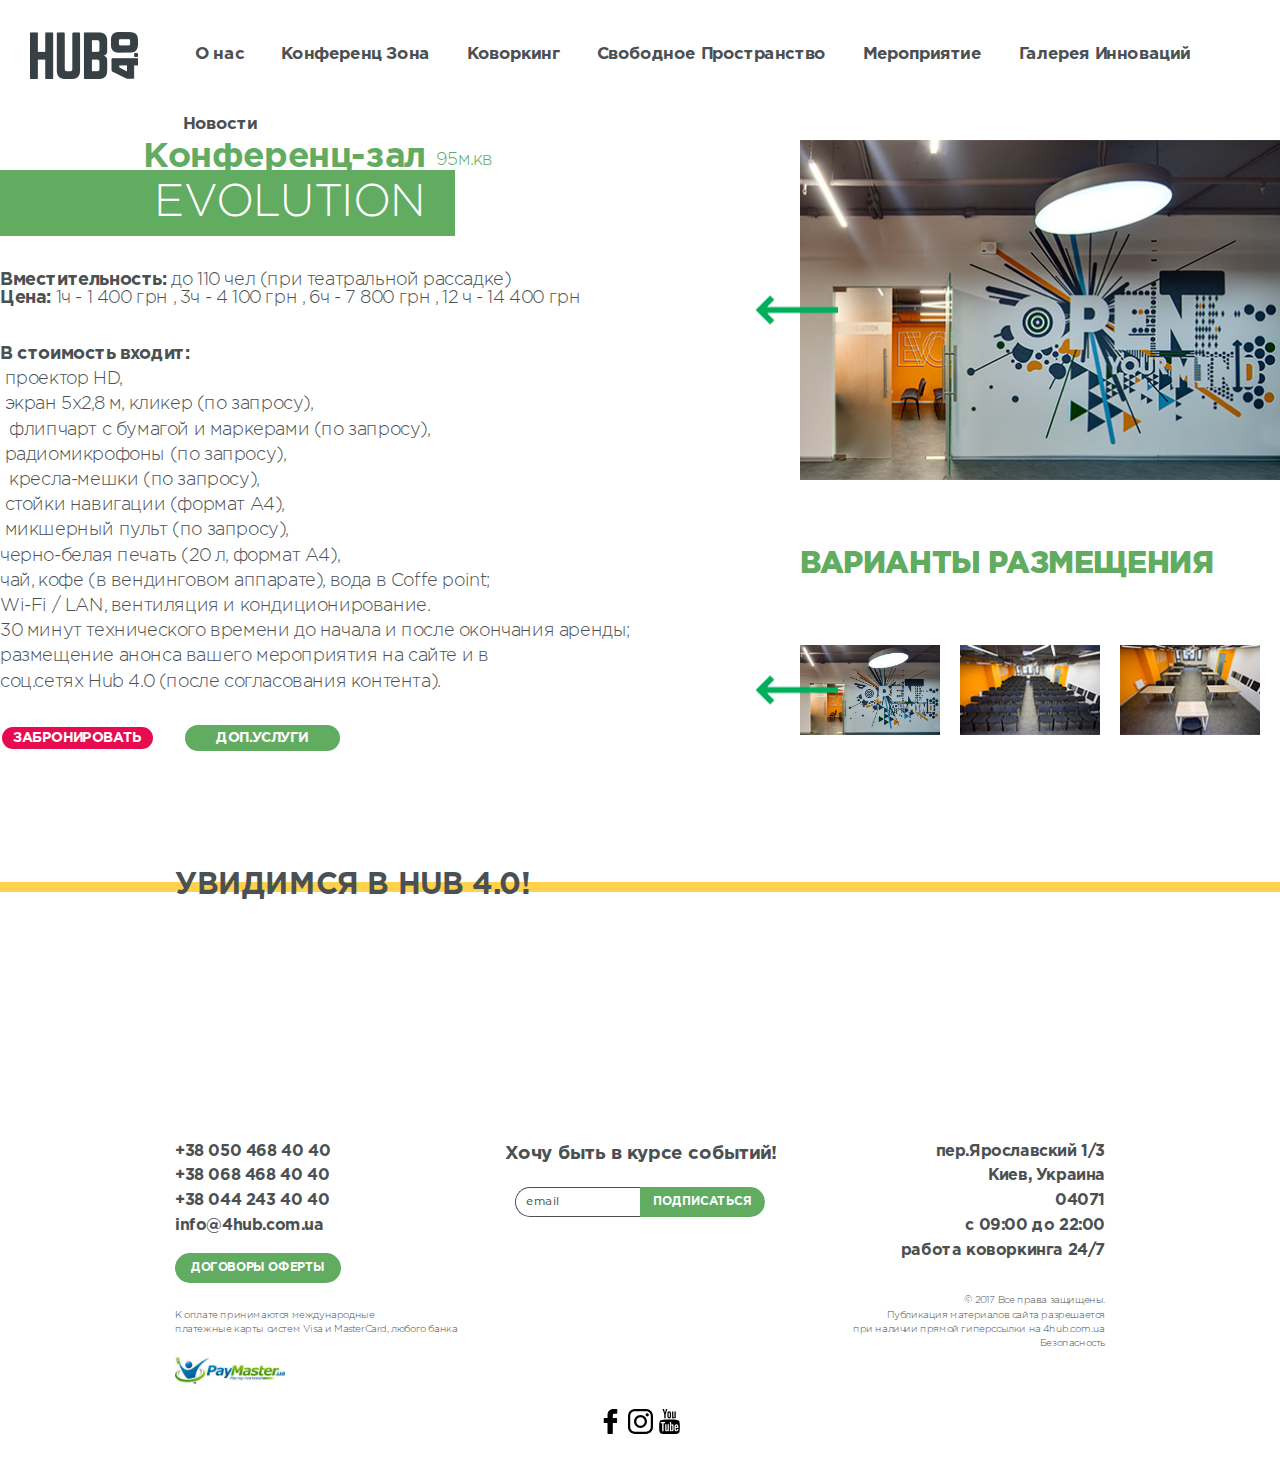
<file: conference-waste.html>
<!DOCTYPE html>
<html lang="en">
<head>
	<meta charset="UTF-8">
	<title>conference-waste-page</title>
	<meta http-equiv="X-UA-Compatible" content="IE=edge">
	<meta name="viewport" content="width=device-width, initial-scale=1.0">
	<link rel="stylesheet" href="css/main.css">
</head>
<body>

	<div class="wrapper  page-conference-wrapper" >
		<header class="header">
			<div class="logo__container">
				<img class="logo__img" src="img/logo.png" alt="logo">
			</div>

			<nav class="navigation">
				<ul class="navigation__list">
					<li class="navigation__item navigation__item_main"><a href="index.html" class="navigation__link"> Главная </a></li>
					<li class="navigation__item"><a href="#" class="navigation__link"> О нас </a></li>
					<li class="navigation__item "><a href="#" class="navigation__link"> Конференц Зона</a></li>
					<li class="navigation__item"><a href="#" class="navigation__link"> Коворкинг  </a></li>
					<li class="navigation__item"><a href="#" class="navigation__link"> Свободное Пространство</a></li>
					<li class="navigation__item"><a href="#" class="navigation__link"> Мероприятие </a></li>
					<li class="navigation__item"><a href="#" class="navigation__link"> Галерея Инноваций</a></li>
					<li class="navigation__item"><a href="#" class="navigation__link"> Новости</a></li>
				</ul>
			</nav>
			
			<button class="burger">
				<svg id="burger-svg" data-name="Layer 1" xmlns="http://www.w3.org/2000/svg" viewBox="0 0 50 50">
					<title>Show / Hide Navigation</title>
					<rect class="burger-svg__base" width="50" height="50" fill="#1f201c"/>
					<g class="burger-svg__bars" fill="#fff">
						<rect class="burger-svg__bar burger-svg__bar-1" x="14" y="18" width="22" height="2"/>
						<rect class="burger-svg__bar burger-svg__bar-2" x="14" y="24" width="22" height="2"/>
						<rect class="burger-svg__bar burger-svg__bar-3" x="14" y="30" width="22" height="2"/>
					</g>
				</svg>
			</button>
		</header>

		<div class="fixed__container">

			<ul class="page-conference__wrap">
				
				<!-- page-conference__item -->
				<li class="page-conference__item">
					
					<div class="page-conference__item__info">
						<div class="page-conference__item__title">
							<h3 class="page-conference__item__title__top">Конференц-зал <span class="conference-title-span">95м.кв</span></h3>
							<h2 class="page-conference__item__title__bottom">EVOLUTION</h2>
						</div>

						<div class="page-conference__item__options">
							<div class="page-conference__item__options__volume">
								<span class="bolder">Вместительность:</span> до 110 чел (при театральной рассадке)
							</div>
							<div class="page-conference__item__options__price">
								<span class="bolder">Цена:</span> 1ч - 1 400 грн , 3ч - 4 100 грн , 6ч - 7 800 грн , 12 ч - 14 400 грн
							</div>
							<div class="page-conference__item__options__include">
								<ul class="page-conference__item__options__include__list">
									<li class="page-conference__item__options__include__item"><span class="bolder">В стоимость входит:</span> </li>
									<li class="page-conference__item__options__include__item"> проектор HD, </li> 
									<li class="page-conference__item__options__include__item"> экран 5х2,8 м, кликер (по запросу),  </li> 
									<li class="page-conference__item__options__include__item">  флипчарт с бумагой и маркерами (по запросу),</li> 
									<li class="page-conference__item__options__include__item"> радиомикрофоны (по запросу),   </li> 
									<li class="page-conference__item__options__include__item">  кресла-мешки (по запросу),    </li>
									<li class="page-conference__item__options__include__item"> стойки навигации (формат А4),    </li>
									<li class="page-conference__item__options__include__item"> микшерный пульт (по запросу),    </li>
									<li class="page-conference__item__options__include__item">черно-белая печать (20 л, формат А4),    </li>
									<li class="page-conference__item__options__include__item">чай, кофе (в вендинговом аппарате), вода в Coffe point;  </li>
									<li class="page-conference__item__options__include__item">Wi-Fi / LAN, вентиляция и кондиционирование.  </li>
									<li class="page-conference__item__options__include__item">30 минут технического времени до начала и после окончания аренды; </li>
									<li class="page-conference__item__options__include__item">размещение анонса вашего мероприятия на сайте и в  <br>
										соц.сетях Hub 4.0 (после согласования контента).
									</li>
								</ul>
							</div>

							<a href="#" class="btn more-conference-btn btn-red">Забронировать</a>
							<a href="#" class="btn more-conference-btn btn-green">Доп.услуги</a>
						</div>
					</div>
					<div class="page-conference__item__slider__wrap">

						<div class="page-conference__item__slider__container">
							<!-- large slider -->
							<div class="page-conference__item__slider__large__wrap">
								<ul class="page-conference__item__slider__large owl-carousel" id="large__conference__slider">
									<li class="page-conference__item__slider__large__item">
										<img src="img/content/conference/slider/1.jpg" alt="1">
									</li>
									<li class="page-conference__item__slider__large__item">
										<img src="img/content/conference/slider/2.jpg" alt="2">
									</li>
									<li class="page-conference__item__slider__large__item">
										<img src="img/content/conference/slider/3.jpg" alt="3">
									</li>
								</ul>
								<!-- page-conference__item__slider__large btn-prev -->
								<a href="#" class="control__btn control__btn-prev page-conference__item__slider__large__btn-prev"><img src="img/icons/green-long-arrow.png" alt="long-arrow-prev"></a>				
								<a href="#" class="control__btn control__btn-prev page-conference__item__slider__large__btn-next"><img src="img/icons/green-long-arrow.png" alt="long-arrow-next"></a>				
							</div>

							<h3 class="title page-conference__item__slider__title">Варианты размещения</h3>

							<div class="page-conference__item__slider__small__wrap">
								<!-- smallslider -->
								<ul class="page-conference__item__slider__small owl-carousel" id="small__conference__slider">
									<li class="page-conference__item__slider__small__item">
										<img src="img/content/conference/slider/1.jpg" alt="1">
									</li>
									<li class="page-conference__item__slider__small__item">
										<img src="img/content/conference/slider/2.jpg" alt="2">
									</li>
									<li class="page-conference__item__slider__small__item">
										<img src="img/content/conference/slider/3.jpg" alt="3">
									</li>
								</ul>
								<!-- page-conference__item__slider__large btn-prev -->
								<a href="#" class="control__btn control__btn-prev page-conference__item__slider__small__btn-prev"><img src="img/icons/green-long-arrow.png" alt="long-arrow-prev"></a>				
								<a href="#" class="control__btn control__btn-prev page-conference__item__slider__small__btn-next"><img src="img/icons/green-long-arrow.png" alt="long-arrow-next"></a>				

							</div>
						</div>

					</div>

				</li>


			</ul>



		<section class="section section-5" >


			<div class="footer__container">

				<div class="footer__headline">Увидимся в hub 4.0! </div>
				<div class="footer__map">
					<iframe style="pointer-events: none;"  src="https://www.google.com/maps/embed?pb=!1m18!1m12!1m3!1d2539.6161142511028!2d30.508987676156256!3d50.46687285782605!2m3!1f0!2f0!3f0!3m2!1i1024!2i768!4f13.1!3m3!1m2!1s0x40d4ce6c8011bd9b%3A0xd60691de1458adbc!2z0KXQsNCxIDQuMA!5e0!3m2!1suk!2sua!4v1493912115287" width="600" height="450" frameborder="0" style="border:0" allowfullscreen></iframe>
				</div>
				<div class="contacts">
					<div class="contacts__left">
						<ul class="contact__list">
							<li class="contact__item"><a href="tel:+380504684040" class="contact__link">	+38 050 468 40 40</a></li>
							<li class="contact__item"><a href="tel:+380684684040" class="contact__link">+38 068 468 40 40</a></li>
							<li class="contact__item"><a href="tel:+380442434040" class="contact__link">+38 044 243 40 40</a></li>
							<li class="contact__item"><a href="mailto:info@4hub.com.ua" class="contact__link">info@4hub.com.ua</a></li>
						</ul>
					</div>

					<div class="contacts__right contacts__right__mobile">
						<ul class="contact__list">
							<li class="contact__item"><a class="map__link" href="https://goo.gl/maps/HhT8iFkmfr32">пер.Ярославский 1/3</a></li>
							<li class="contact__item"><a class="map__link" href="https://goo.gl/maps/HhT8iFkmfr32">	Киев, Украина</a></li>
							<li class="contact__item">04071 </li>
							<li class="contact__item">с 09:00 до 22:00</li>
							<li class="contact__item">работа коворкинга 24/7</li>
						</ul>
					</div>




					<div class="contacts__form__wrap">
						<form class="contacts__form">
							<h3 class="contacts__form__title">Хочу быть в курсе событий!</h3>
							<input class="contacts__form__input__mail" type="email" id="user-email" name="user-email" placeholder="email">
							<button class="btn contacts__form__btn" type="submit">Подписаться</button>
						</form>
					</div>	

					<div class="contacts__right">
						<ul class="contact__list">
							<li class="contact__item"><a class="map__link" href="https://goo.gl/maps/HhT8iFkmfr32">пер.Ярославский 1/3</a></li>
							<li class="contact__item"><a class="map__link" href="https://goo.gl/maps/HhT8iFkmfr32">	Киев, Украина</a></li>
							<li class="contact__item">04071 </li>
							<li class="contact__item">с 09:00 до 22:00</li>
							<li class="contact__item">работа коворкинга 24/7</li>
						</ul>
					</div>
				</div>

				<div class="footer__bottom">
					<div class="footer__bottom__left">
						<a class="btn btn-offer" href="#">Договоры оферты</a>
						<p class="footer__bottom__text">К оплате принимаются международные <br>
							платежные карты систем Visa и MasterСard, любого банка</p>

							<div class="footer__bottom__pic">
								<img src="img/content/pay.jpg" alt="pay">
							</div>

						</div>
						<div class="footer__bottom__right">
							<p class="footer__bottom__copyright">
								© 2017 Все права защищены. <br>
								Публикация материалов сайта разрешается <br>
								при наличии прямой гиперссылки на 4hub.com.ua  <br>
								Безопасность
							</p>
						</div>
					</div>

					<div class="footer__social">
						<a href="#" class="footer__social__icon">
							<img src="img/icons/facebook-logo.svg" alt="facebook">
						</a>
						<a href="#" class="footer__social__icon">
							<img src="img/icons/instagram-logo.svg" alt="instagram">
						</a>
						<a href="#" class="footer__social__icon">
							<img src="img/icons/youtube-logo.svg" alt="youtube">
						</a>
					</div>



				</div>

			</section>


			</div>


		</div> <!-- end wrapper  -->


		<script src="js/libs/jQuery2.2.4.js"></script>
		<script src="js/libs/barba.min.js"></script>
		<script src="js/libs/owl.carousel.min.js"></script>
		<script src="js/libs/jquery.fullpage.extensions.min.js"></script>
		<script src="js/libs/scrolloverflow.min.js"></script>
		<script src="js/libs/jquery.easings.min.js"></script>
		<script src="js/libs/jquery.fullpage.min.js"></script>
		<script src="js/libs/TweenMax.js"></script>
		<script src="js/libs/imagesLoaded.js"></script>
		<script src="js/libs/jquery-imagefill.js"></script>
		<script src="js/main.js"></script>
	</body>
	</html>
</file>
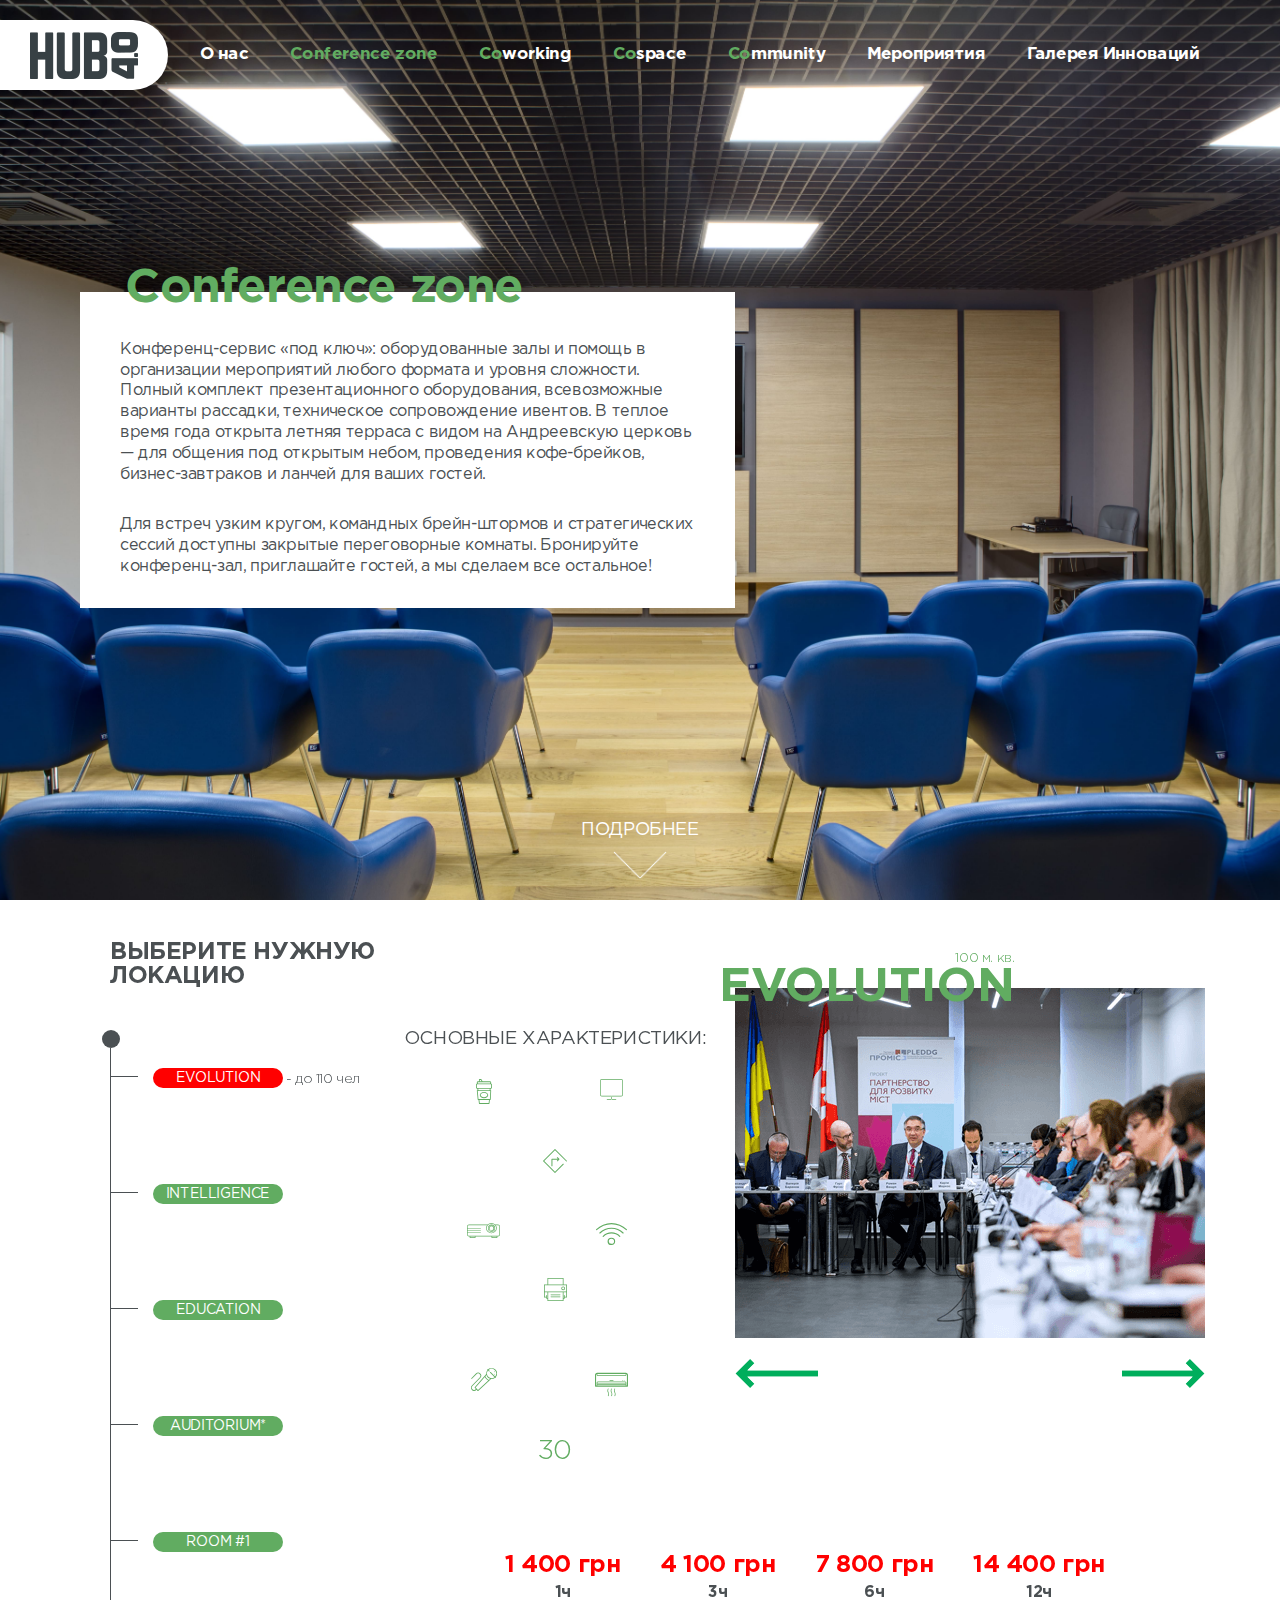
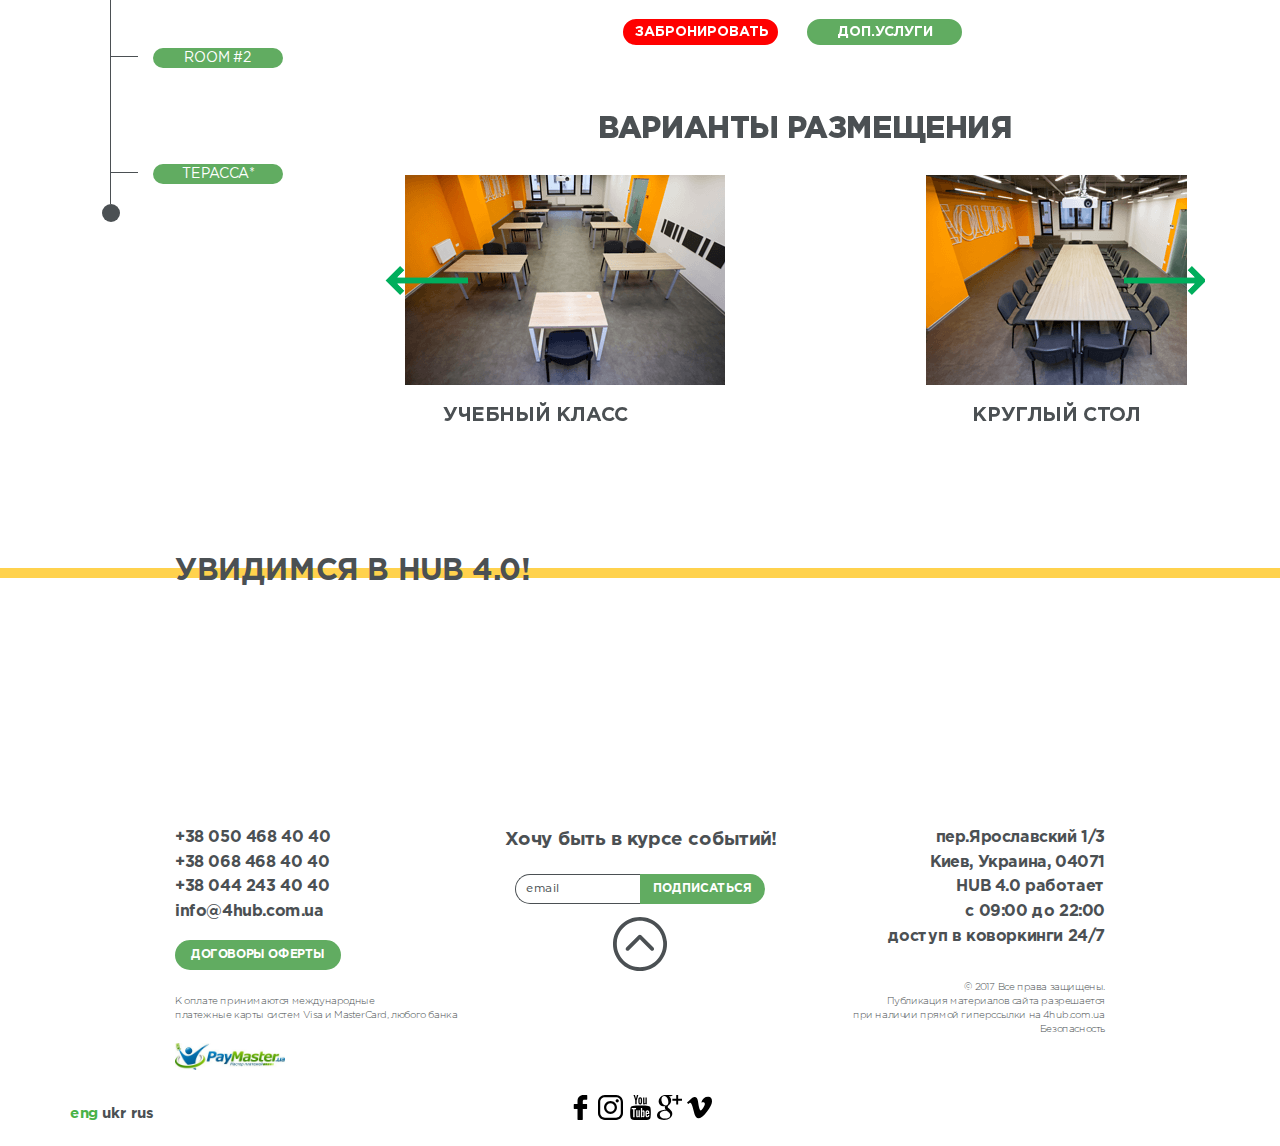
<file: conference.html>
<!DOCTYPE html>
<html lang="en">
<head>
	<meta charset="UTF-8">
	<title>conference-page</title>
	<meta http-equiv="X-UA-Compatible" content="IE=edge">
	<meta name="viewport" content="width=device-width, initial-scale=1.0">
	<link rel="stylesheet" href="css/preloader.css">
	<link rel="stylesheet" href="css/main.css">
</head>
<body>
	<div id="barba-wrapper">
		<div class="transition-container active">
			<div class="logo-wrap">
				<div class="logo">
					<img src="img/white-logo.png" alt="" />
				</div>
			</div>
		</div>
		<div class="barba-container">

			<div class="wrapper coworking-wrap freespace-wrapper" >
				<header class="header header_absolute">
					<div class="logo__container">
						<a class="logo__link" href="index.html" >
							<img class="logo__img" src="img/logo.png" alt="logo">
						</a>
					</div>

					<nav class="navigation">
						<ul class="navigation__list">
							<li class="navigation__item navigation__item_main"><a href="index.html" class="navigation__link"> Главная </a></li>
							<li class="navigation__item "><a href="about.html" class="navigation__link"> О нас </a></li>
							<li class="navigation__item active"><a href="conference.html" class="navigation__link"> <span class="Dgreen">Co</span>nference zone</a></li>
							<li class="navigation__item "><a href="coworking.html" class="navigation__link"> <span class="Dgreen">Co</span>working  </a></li>
							<li class="navigation__item "><a href="freespace.html" class="navigation__link"> <span class="Dgreen">Co</span>space</a></li>
							<li class="navigation__item"><a href="opened-news.html" class="navigation__link"><span class="Dgreen"> Co</span>mmunity</a></li>
							<li class="navigation__item "><a href="all-poster.html" class="navigation__link"> Мероприятия </a></li>
							<li class="navigation__item"><a href="innovations.html" class="navigation__link"> Галерея Инноваций</a></li>
						</ul>

						<div class="language language_mobile">
							<ul class="language__list">
								<li class="language__item active"><a href="#" class="language__link">eng</a></li>
								<li class="language__item"><a href="#" class="language__link">ukr</a></li>
								<li class="language__item"><a href="#" class="language__link">rus</a></li>
							</ul>
						</div>
					</nav>



					<button class="burger">
						<svg id="burger-svg" data-name="Layer 1" xmlns="http://www.w3.org/2000/svg" viewBox="0 0 50 50">
							<title>Show / Hide Navigation</title>
							<rect class="burger-svg__base" width="50" height="50" fill="#1f201c"/>
							<g class="burger-svg__bars" fill="#fff">
								<rect class="burger-svg__bar burger-svg__bar-1" x="14" y="18" width="22" height="2"/>
								<rect class="burger-svg__bar burger-svg__bar-2" x="14" y="24" width="22" height="2"/>
								<rect class="burger-svg__bar burger-svg__bar-3" x="14" y="30" width="22" height="2"/>
							</g>
						</svg>
					</button>
				</header>

				<section class="section section-1" style="background-image: url(img/content/conference/main-min.jpg)">

					<div class="freespace__info">

						<div class="freespace__info__container">
							<div class="freespace__info__headline">Conference zone</div>
							<div class="freespace__info__text">
								<p>	Конференц-сервис «под ключ»: оборудованные залы и помощь в организации мероприятий любого формата и уровня сложности. Полный комплект презентационного оборудования, всевозможные варианты рассадки, техническое сопровождение ивентов. В теплое время года открыта летняя терраса с видом на Андреевскую церковь — для общения под открытым небом, проведения кофе-брейков, бизнес-завтраков и ланчей для ваших гостей.</p>

								<p> Для встреч узким кругом, командных брейн-штормов и стратегических сессий доступны закрытые переговорные комнаты. Бронируйте конференц-зал, приглашайте гостей, а мы сделаем все остальное!</p>
							</div>

							<!-- seo text -->
							<div class="freespace__info__seo">
								Конференц-зона HUB 4.0 — это безупречный сервис и просторные конференц-залы на Подоле, в Киеве. Мы предлагаем современное оборудование и сопровождаем каждое мероприятие от момента бронирования до готовых фотографий в вашей почте. Вы можете арендовать зал почасово или на целый день. Наши технические специалисты предварительно подготовят площадку в соответствии с любой схемой рассадки, подключат ноутбуки к проектору и будут рядом, если вам понадобится помощь.
								Команда HUB 4.0 поможет организовать мероприятие любого формата и уровня сложности. Вы можете арендовать конференц-зал для тренинга, мастер-класса, лекции, презентации, воркшопа или тимбилдинга. Приглашайте гостей и готовьте выступление, а мы сделаем все остальное: организуем кофе-брейк и кейтеринг, проведем регистрацию гостей, подготовим навигацию и полиграфию, наладим онлайн-трансляцию, проведем фото- и видеосъемку. Наши залы:
								Evolution — просторный конференц-зал на 100 человек. Общая площадь 100 кв м (92,1 кв м). Проектор HD, экран 5х2,8, флипчарт, магнитная доска, микрофоны.
								Education — конференц-зал на 60 человек при театральной рассадке или 21 место за столами. Отлично подойдет для образовательных мероприятий: семинаров, воркшопов и практикумов. Общая площадь 60 кв м (55,1 кв м).  LСD панель 60", флипчарт, магнитная доска.
								Intelligencе — конференц-зал на 50 человек. Уютный зал для лекций, тренингов и мастер-классов. Общая площадь 53 кв м. LСD панель 60", флипчарты, магнитная доска, микрофоны.
								Auditorium — открытая локация с комфортом вмещает 100 человек. Стильный дизайн, все условия для мероприятий и неформального общения. Для организаторов ивентов площадка доступна в выходные дни, в будни — после 19:00. Всевозможные варианты рассадки, HD проектор, экран 3х1,7 м, флипчарт магнитная доска, микрофоны.
								В шаге от каждого конференц-зала — функциональная кофе-зона. В теплое время года открыта летняя терраса HUB 4.0 с видом на Андреевскую церковь. Это отличное место для кейтеринга: бизнес-завтраки, ланчи и обеды под открытым небом.
								HUB 4.0 это также комфортные переговорные комнаты на Подоле. Отличное решение для деловых встреч, командных брейнштормов, тренингов и тимбилдинга.
								Доступна почасовая аренда переговорных комнат или на целый день.
								Room #1 — переговорная комната для 20 человек. За столом — до 14 мест. Общая площадь 26,5 кв м. Полный комплект оборудования: монитор 60", магнитная доска, флипчарт, бумага и маркеры.
								Room #2 — переговорная комната для 10 человек. За столом — до 8 мест. Площадь 15,3 кв м. Монитор 42", магнитная доска, флипчарт, бумага и маркеры. В шаговой доступности от переговорок coffee point.
							</div>
						</div>
					</div>

					<div class="freespace__more__container">
						<a class="btn freespace__more" href="#section2">Подробнее</a>
					</div>

				</section>

				<div class="fixed__container">

					<section class="section section-2 coworking__main__content"  id='section2'>
						<div class="conference__main__slider__wrapper  coworking__main__slider__wrap">

							<button class="more__link need__location">выберите нужную локацию</button>
							<!-- main__nav__container -->
							<div class="main__nav__coworking__container">
					<!-- 	<button class="btn nav__icon">
							<div class="conference__icon"></div>
							<div class="close__icon"></div>
						</button> -->

						<button class="main__nav__coworking__container__close"></button>



						<div class="main__nav__coworking__container__title">Выберите нужную  локацию</div>
						<ul class="main__nav__coworking__container__list">
							<li class="main__nav__coworking__container__item active" data-num="1" data-square="- до 110 чел">EVOLUTION</li>
							<li class="main__nav__coworking__container__item" data-num="2" data-square="- до 50 чел">INTELLIGENCE</li>
							<li class="main__nav__coworking__container__item" data-num="3" data-square="- до 60 чел">EDUCATION</li>
							<li class="main__nav__coworking__container__item" data-num="4" data-square="- до 100 чел">Auditorium* </li>
							<li class="main__nav__coworking__container__item" data-num="5" data-square="- на 20 мест">ROOM #1</li>
							<li class="main__nav__coworking__container__item" data-num="6" data-square="- на 10 мест">ROOM #2</li>
							<li class="main__nav__coworking__container__item" data-num="7" data-square="- до 100 чел">ТЕРАССА*</li>
						</ul>
					</div>

					<ul class="coworking__main__slider owl-carousel" id="conference__main__slider">

						<!-- evolution item -->
						<li class="coworking__main__slider__item">

							<!--  item top -->
							<!-- EVOLUTION -->
							<div class="coworking__main__slider__item__top">




								<div class="freespace__slider__wrap">
									<div class="freespace__slider__title" data-human-count="100 м. кв.">Evolution</div>
									<ul class="freespace__slider owl-carousel" id="evolution__top__slider">
										<li class="freespace__slider__item">
											<div class="freespace__slider__pic " >
												<img class="pic-test" data-url='img/content/conference/Conference_evolution_525x350/conference_evolution3.png'  src="img/content/conference/Conference_evolution_525x350/conference_evolution3.png" alt="1">
											</div>
										</li>

										<li class="freespace__slider__item">
											<div class="freespace__slider__pic">
												<img src="img/content/conference/Conference_evolution_525x350/conference_evolution4.png" alt="1">
											</div>
										</li>
										<li class="freespace__slider__item">
											<div class="freespace__slider__pic">
												<img src="img/content/conference/Conference_evolution_525x350/conference_evolution5.png" alt="1">
											</div>
										</li>

										<li class="freespace__slider__item">
											<div class="freespace__slider__pic">
												<img src="img/content/conference/Conference_evolution_525x350/conference_evolution2.png" alt="1">
											</div>
										</li>
										<li class="freespace__slider__item">
											<div class="freespace__slider__pic">
												<img src="img/content/conference/Conference_evolution_525x350/conference_evolution1.png" alt="1">
											</div>
										</li>
									</ul>

								</div>

								<div class="freespace__icon">

									<h3 class="coworking__icon__title">Основные характеристики:</h3>

									<div class="freespace__icon__row">
										<div class="freespace__icon__item">
											<div class="freespace__icon__pic"><img src="img/icons/coworking-icons/coffee-point.svg" alt="coffee"></div>
											<div class="freespace__icon__title">  coffee point</div>
										</div>

										<div class="freespace__icon__item">
											<div class="freespace__icon__pic"><img src="img/icons/coworking-icons/screen.svg" alt="screen"></div>
											<div class="freespace__icon__title"> экран <br> 5х2,8м</div>
										</div>


										<div class="freespace__icon__item">
											<div class="freespace__icon__pic"><img src="img/icons/coworking-icons/navigations.svg" alt="navigations"></div>
											<div class="freespace__icon__title"> стойки навигации</div>
										</div>








									</div>

									<div class="freespace__icon__row">


										<div class="freespace__icon__item">
											<div class="freespace__icon__pic"><img src="img/icons/coworking-icons/projector.svg" alt="projector"></div>
											<div class="freespace__icon__title">проектор</div>
										</div>

										<div class="freespace__icon__item">
											<div class="freespace__icon__pic"><img src="img/icons/freespace-icons/wifi.svg" alt="wifi"></div>
											<div class="freespace__icon__title"> Wi-Fi / LAN</div>
										</div>

										<div class="freespace__icon__item">
											<div class="freespace__icon__pic"><img src="img/icons/freespace-icons/print.svg" alt="print"></div>
											<div class="freespace__icon__title"> печать ч/б (20 стр А4)</div>
										</div>


									</div>

									<div class="freespace__icon__row">
										<div class="freespace__icon__item">
											<div class="freespace__icon__pic"><img src="img/icons/coworking-icons/microphone.svg" alt="microphone"></div>
											<div class="freespace__icon__title"> радиомикрофоны и микшерный мульт</div>
										</div>

										<div class="freespace__icon__item">
											<div class="freespace__icon__pic"><img src="img/icons/coworking-icons/air-conditioner.svg" alt="flipchart"></div>
											<div class="freespace__icon__title">вентилирование и кондиционирование</div>
										</div>


										<div class="freespace__icon__item">
											<div class="freespace__icon__pic"><span class="freespace__icon__pic__number">30</span></div>
											<div class="freespace__icon__title"> минут тех. времени до и после мероприятия</div>
										</div>






									</div>


								</div>

							</div>

							<!-- item middle -->
							<div class="coworking__main__slider__item__details">
								<ul class="coworking__main__slider__item__details__list">
									<li class="coworking__main__slider__item__details__item">
										<div class="coworking__main__slider__item__details__price">1 400 грн</div>
										<div class="coworking__main__slider__item__details__time">1ч</div>
									</li>

									<li class="coworking__main__slider__item__details__item">
										<div class="coworking__main__slider__item__details__price">4 100 грн</div>
										<div class="coworking__main__slider__item__details__time">3ч</div>
									</li>

									<li class="coworking__main__slider__item__details__item">
										<div class="coworking__main__slider__item__details__price">7 800 грн</div>
										<div class="coworking__main__slider__item__details__time">6ч</div>
									</li>

									<li class="coworking__main__slider__item__details__item">
										<div class="coworking__main__slider__item__details__price">14 400 грн</div>
										<div class="coworking__main__slider__item__details__time">12ч</div>
									</li>
								</ul>

								<button class="btn more-conference-btn btn-red cow-book-btn-to-popup">Забронировать</button>
								<button class="btn more-conference-btn btn-green btn-to-service-popup">Доп.услуги</button>

							</div>

							<!-- item bottom -->

							<div class="coworking__main__slider__item__bottom">

								<h3 class="coworking__main__slider__item__bottom__title title">ВАРИАНТЫ РАЗМЕЩЕНИЯ</h3>

								<div class="coworking__main__slider__item__bottom__slider__wrap">
									<ul class="coworking__main__slider__item__bottom__slider owl-carousel" id="evolution__bottom__slider">
										<li class="coworking__main__slider__item__bottom__slider__item">
											<div class="coworking__main__slider__item__bottom__slider__item__pic">
												<img src="img/content/conference/Conference_evolution_525x350/Evolution_sitting_320x210/Evolution4.png" alt="1">
											</div>
											<div class="coworking__main__slider__item__bottom__slider__item__title">учебный класс</div>
										</li>

										<li class="coworking__main__slider__item__bottom__slider__item">
											<div class="coworking__main__slider__item__bottom__slider__item__pic">
												<img src="img/content/conference/Conference_evolution_525x350/Evolution_sitting_320x210/Evolution1.png" alt="1">
											</div>
											<div class="coworking__main__slider__item__bottom__slider__item__title">Круглый стол</div>
										</li>

										<li class="coworking__main__slider__item__bottom__slider__item">
											<div class="coworking__main__slider__item__bottom__slider__item__pic">
												<img src="img/content/conference/Conference_evolution_525x350/Evolution_sitting_320x210/Evolution2.png" alt="1">
											</div>
											<div class="coworking__main__slider__item__bottom__slider__item__title">П-образная</div>
										</li>

										<li class="coworking__main__slider__item__bottom__slider__item">
											<div class="coworking__main__slider__item__bottom__slider__item__pic">
												<img src="img/content/conference/Conference_evolution_525x350/Evolution_sitting_320x210/Evolution3.png" alt="1">
											</div>
											<div class="coworking__main__slider__item__bottom__slider__item__title">Свободная</div>
										</li>
										<li class="coworking__main__slider__item__bottom__slider__item">
											<div class="coworking__main__slider__item__bottom__slider__item__pic">
												<img src="img/content/conference/Conference_evolution_525x350/Evolution_sitting_320x210/Evolution5.png" alt="1">
											</div>
											<div class="coworking__main__slider__item__bottom__slider__item__title">Театральная</div>
										</li>
									</ul>




								</div>
								<a href="#" class="btn more-conference-btn btn-green">прайс</a>
								<a href="#" class="btn more-conference-btn btn-green">Договор</a>


							</div>



						</li>
						<!-- INTELLIGENCE -->

						<li class="coworking__main__slider__item">

							<!--  item top -->

							<div class="coworking__main__slider__item__top">


								<div class="freespace__slider__wrap">
									<div class="freespace__slider__title" data-human-count="55 м. кв.">Intelligence</div>
									<ul class="freespace__slider owl-carousel" id="intelligence__top__slider">
										<li class="freespace__slider__item">
											<div class="freespace__slider__pic">
												<img src="img/content/freespace/slider/1.jpg" alt="1">
											</div>
										</li>

										<li class="freespace__slider__item">
											<div class="freespace__slider__pic">
												<img src="img/content/freespace/slider/1.jpg" alt="1">
											</div>
										</li>
									</ul>




								</div>




								<div class="freespace__icon">

									<h3 class="coworking__icon__title">Основные характеристики:</h3>

									<div class="freespace__icon__row">
										<div class="freespace__icon__item">
											<div class="freespace__icon__pic"><img src="img/icons/coworking-icons/coffee-point.svg" alt="coffee"></div>
											<div class="freespace__icon__title">  coffee point</div>
										</div>

										<div class="freespace__icon__item">
											<div class="freespace__icon__pic"><img src="img/icons/coworking-icons/screen.svg" alt="screen"></div>
											<div class="freespace__icon__title"> LСD <br> панель 60" </div>
										</div>

										<div class="freespace__icon__item">
											<div class="freespace__icon__pic"><span class="freespace__icon__pic__number">30</span></div>
											<div class="freespace__icon__title"> минут тех. времени до и после мероприятия</div>
										</div>
									</div>

									<div class="freespace__icon__row">


										<div class="freespace__icon__item">
											<div class="freespace__icon__pic"><img src="img/icons/coworking-icons/magnet-board.svg" alt="projector"></div>
											<div class="freespace__icon__title">магнитная доска</div>
										</div>

										<div class="freespace__icon__item">
											<div class="freespace__icon__pic"><img src="img/icons/freespace-icons/wifi.svg" alt="wifi"></div>
											<div class="freespace__icon__title"> Wi-Fi / LAN</div>
										</div>

										<div class="freespace__icon__item">
											<div class="freespace__icon__pic"><img src="img/icons/freespace-icons/print.svg" alt="print"></div>
											<div class="freespace__icon__title"> печать ч/б (20 стр А4)</div>
										</div>


									</div>

									<div class="freespace__icon__row">
										<div class="freespace__icon__item">
											<div class="freespace__icon__pic"><img src="img/icons/coworking-icons/microphone.svg" alt="microphone"></div>
											<div class="freespace__icon__title"> радиомикрофоны и микшерный мульт</div>
										</div>

										<div class="freespace__icon__item">
											<div class="freespace__icon__pic"><img src="img/icons/coworking-icons/air-conditioner.svg" alt="flipchart"></div>
											<div class="freespace__icon__title">вентилирование и кондиционирование</div>
										</div>

										<div class="freespace__icon__item">
											<div class="freespace__icon__pic"><img src="img/icons/coworking-icons/navigations.svg" alt="navigations"></div>
											<div class="freespace__icon__title"> стойки навигации</div>
										</div>
									</div>

								</div>



							</div>

							<!-- item middle -->
							<div class="coworking__main__slider__item__details">
								<ul class="coworking__main__slider__item__details__list">
									<li class="coworking__main__slider__item__details__item">
										<div class="coworking__main__slider__item__details__price">1 150 грн</div>
										<div class="coworking__main__slider__item__details__time">1ч</div>
									</li>

									<li class="coworking__main__slider__item__details__item">
										<div class="coworking__main__slider__item__details__price">3 300 грн</div>
										<div class="coworking__main__slider__item__details__time">3ч</div>
									</li>

									<li class="coworking__main__slider__item__details__item">
										<div class="coworking__main__slider__item__details__price">6 300 грн</div>
										<div class="coworking__main__slider__item__details__time">6ч</div>
									</li>

									<li class="coworking__main__slider__item__details__item">
										<div class="coworking__main__slider__item__details__price">12 000 грн</div>
										<div class="coworking__main__slider__item__details__time">12ч</div>
									</li>
								</ul>

								<button class="btn more-conference-btn btn-red cow-book-btn-to-popup">Забронировать</button>
								<button class="btn more-conference-btn btn-green btn-to-service-popup">Доп.услуги</button>

							</div>

							<!-- item bottom -->
							<div class="coworking__main__slider__item__bottom">

								<h3 class="coworking__main__slider__item__bottom__title title">ВАРИАНТЫ РАЗМЕЩЕНИЯ</h3>

								<div class="coworking__main__slider__item__bottom__slider__wrap">
									<ul class="coworking__main__slider__item__bottom__slider owl-carousel" id="intelligence__bottom__slider">
										<li class="coworking__main__slider__item__bottom__slider__item">
											<div class="coworking__main__slider__item__bottom__slider__item__pic">
												<img src="img/content/coworking/slider/1jpg.jpg" alt="1">
											</div>
											<div class="coworking__main__slider__item__bottom__slider__item__title">учебный класс</div>
										</li>

										<li class="coworking__main__slider__item__bottom__slider__item">
											<div class="coworking__main__slider__item__bottom__slider__item__pic">
												<img src="img/content/coworking/slider/1jpg.jpg" alt="1">
											</div>
											<div class="coworking__main__slider__item__bottom__slider__item__title">квадрат</div>
										</li>

										<li class="coworking__main__slider__item__bottom__slider__item">
											<div class="coworking__main__slider__item__bottom__slider__item__pic">
												<img src="img/content/coworking/slider/1jpg.jpg" alt="1">
											</div>
											<div class="coworking__main__slider__item__bottom__slider__item__title">квадрат</div>
										</li>

										<li class="coworking__main__slider__item__bottom__slider__item">
											<div class="coworking__main__slider__item__bottom__slider__item__pic">
												<img src="img/content/coworking/slider/1jpg.jpg" alt="1">
											</div>
											<div class="coworking__main__slider__item__bottom__slider__item__title">квадрат</div>
										</li>
									</ul>



								</div>
								<a href="#" class="btn more-conference-btn btn-green">прайс</a>
								<a href="#" class="btn more-conference-btn btn-green">Договор</a>


							</div>



						</li>


						<!-- intelligence item -->
						<!-- EDUCATION -->
						<li class="coworking__main__slider__item">

							<!--  item top -->
							<div class="coworking__main__slider__item__top">


								<div class="freespace__slider__wrap">

									<div class="freespace__slider__title" data-human-count="50 м. кв.">EDUCATION</div>
									<ul class="freespace__slider owl-carousel" id="EDUCATION__top__slider">
										<li class="freespace__slider__item">
											<div class="freespace__slider__pic">
												<img src="img/content/freespace/slider/1.jpg" alt="1">
											</div>
										</li>

										<li class="freespace__slider__item">
											<div class="freespace__slider__pic">
												<img src="img/content/freespace/slider/1.jpg" alt="1">
											</div>
										</li>
									</ul>




								</div>

								<div class="freespace__icon">

									<h3 class="coworking__icon__title">Основные характеристики:</h3>

									<div class="freespace__icon__row">
										<div class="freespace__icon__item">
											<div class="freespace__icon__pic"><img src="img/icons/coworking-icons/coffee-point.svg" alt="coffee"></div>
											<div class="freespace__icon__title">  coffee point</div>
										</div>

										<div class="freespace__icon__item">
											<div class="freespace__icon__pic"><img src="img/icons/coworking-icons/screen.svg" alt="screen"></div>
											<div class="freespace__icon__title"> LСD <br> панель 60" </div>
										</div>

										<div class="freespace__icon__item">
											<div class="freespace__icon__pic"><span class="freespace__icon__pic__number">30</span></div>
											<div class="freespace__icon__title"> минут тех. времени до и после мероприятия</div>
										</div>
									</div>

									<div class="freespace__icon__row">


										<div class="freespace__icon__item">
											<div class="freespace__icon__pic"><img src="img/icons/coworking-icons/magnet-board.svg" alt="projector"></div>
											<div class="freespace__icon__title">магнитная доска</div>
										</div>

										<div class="freespace__icon__item">
											<div class="freespace__icon__pic"><img src="img/icons/freespace-icons/wifi.svg" alt="wifi"></div>
											<div class="freespace__icon__title"> Wi-Fi / LAN</div>
										</div>

										<div class="freespace__icon__item">
											<div class="freespace__icon__pic"><img src="img/icons/freespace-icons/print.svg" alt="print"></div>
											<div class="freespace__icon__title"> печать ч/б (20 стр А4)</div>
										</div>


									</div>

									<div class="freespace__icon__row">
										<div class="freespace__icon__item">
											<div class="freespace__icon__pic"><img src="img/icons/coworking-icons/Flipchart.svg" alt="flipchart"></div>
											<div class="freespace__icon__title"> флипчарт</div>
										</div>

										<div class="freespace__icon__item">
											<div class="freespace__icon__pic"><img src="img/icons/coworking-icons/air-conditioner.svg" alt="flipchart"></div>
											<div class="freespace__icon__title">вентилирование и кондиционирование</div>
										</div>

										<div class="freespace__icon__item">
											<div class="freespace__icon__pic"><img src="img/icons/coworking-icons/navigations.svg" alt="navigations"></div>
											<div class="freespace__icon__title"> стойки навигации</div>
										</div>
									</div>


								</div>



							</div>

							<!-- item middle -->
							<div class="coworking__main__slider__item__details">
								<ul class="coworking__main__slider__item__details__list">
									<li class="coworking__main__slider__item__details__item">
										<div class="coworking__main__slider__item__details__price">900 грн</div>
										<div class="coworking__main__slider__item__details__time">1ч</div>
									</li>

									<li class="coworking__main__slider__item__details__item">
										<div class="coworking__main__slider__item__details__price">2 650 грн</div>
										<div class="coworking__main__slider__item__details__time">3ч</div>
									</li>

									<li class="coworking__main__slider__item__details__item">
										<div class="coworking__main__slider__item__details__price">5 000 грн</div>
										<div class="coworking__main__slider__item__details__time">6ч</div>
									</li>

									<li class="coworking__main__slider__item__details__item">
										<div class="coworking__main__slider__item__details__price">9 300 грн</div>
										<div class="coworking__main__slider__item__details__time">12ч</div>
									</li>
								</ul>

								<button class="btn more-conference-btn btn-red cow-book-btn-to-popup">Забронировать</button>
								<button class="btn more-conference-btn btn-green btn-to-service-popup">Доп.услуги</button>

							</div>

							<!-- item bottom -->
							<div class="coworking__main__slider__item__bottom">

								<h3 class="coworking__main__slider__item__bottom__title title">ВАРИАНТЫ РАЗМЕЩЕНИЯ</h3>

								<div class="coworking__main__slider__item__bottom__slider__wrap">
									<ul class="coworking__main__slider__item__bottom__slider owl-carousel" id="EDUCATION__bottom__slider">
										<li class="coworking__main__slider__item__bottom__slider__item">
											<div class="coworking__main__slider__item__bottom__slider__item__pic">
												<img src="img/content/coworking/slider/1jpg.jpg" alt="1">
											</div>
											<div class="coworking__main__slider__item__bottom__slider__item__title">учебный класс</div>
										</li>

										<li class="coworking__main__slider__item__bottom__slider__item">
											<div class="coworking__main__slider__item__bottom__slider__item__pic">
												<img src="img/content/coworking/slider/1jpg.jpg" alt="1">
											</div>
											<div class="coworking__main__slider__item__bottom__slider__item__title">квадрат</div>
										</li>

										<li class="coworking__main__slider__item__bottom__slider__item">
											<div class="coworking__main__slider__item__bottom__slider__item__pic">
												<img src="img/content/coworking/slider/1jpg.jpg" alt="1">
											</div>
											<div class="coworking__main__slider__item__bottom__slider__item__title">квадрат</div>
										</li>

										<li class="coworking__main__slider__item__bottom__slider__item">
											<div class="coworking__main__slider__item__bottom__slider__item__pic">
												<img src="img/content/coworking/slider/1jpg.jpg" alt="1">
											</div>
											<div class="coworking__main__slider__item__bottom__slider__item__title">квадрат</div>
										</li>
									</ul>



								</div>
								<a href="#" class="btn more-conference-btn btn-green">прайс</a>
								<a href="#" class="btn more-conference-btn btn-green">Договор</a>


							</div>



						</li>
						<!--  AUDITORIUM -->




						<li class="coworking__main__slider__item">

							<!--  item top -->
							<div class="coworking__main__slider__item__top">

								<div class="freespace__slider__wrap">
									<div class="freespace__slider__title" data-human-count="">Auditorium*</div>
									<ul class="freespace__slider owl-carousel" id="Auditorium__top__slider">
										<li class="freespace__slider__item">
											<div class="freespace__slider__pic">
												<img src="img/content/freespace/slider/1.jpg" alt="1">
											</div>
										</li>

										<li class="freespace__slider__item">
											<div class="freespace__slider__pic">
												<img src="img/content/freespace/slider/1.jpg" alt="1">
											</div>
										</li>
									</ul>




								</div>

								<div class="freespace__icon">
									<h5 class="coworking__icon__title">* Открытая зона на втором этаже cospace. Для проведения мероприятий доступна в выходные дни, в будни — после 19:00<br><br></h5>

									<h3 class="coworking__icon__title">Основные характеристики:</h3>

									<div class="freespace__icon__row">
										<div class="freespace__icon__item">
											<div class="freespace__icon__pic"><img src="img/icons/coworking-icons/coffee-point.svg" alt="coffee"></div>
											<div class="freespace__icon__title">  coffee point</div>
										</div>

										<div class="freespace__icon__item">
											<div class="freespace__icon__pic"><img src="img/icons/coworking-icons/screen.svg" alt="screen"></div>
											<div class="freespace__icon__title"> экран <br> 3х1,7м</div>
										</div>

										<div class="freespace__icon__item">
											<div class="freespace__icon__pic"><span class="freespace__icon__pic__number">30</span></div>
											<div class="freespace__icon__title"> минут тех. времени до и после мероприятия</div>
										</div>
									</div>

									<div class="freespace__icon__row">


										<div class="freespace__icon__item">
											<div class="freespace__icon__pic"><img src="img/icons/coworking-icons/projector.svg" alt="projector"></div>
											<div class="freespace__icon__title">проектор</div>
										</div>

										<div class="freespace__icon__item">
											<div class="freespace__icon__pic"><img src="img/icons/freespace-icons/wifi.svg" alt="wifi"></div>
											<div class="freespace__icon__title"> Wi-Fi / LAN</div>
										</div>

										<div class="freespace__icon__item">
											<div class="freespace__icon__pic"><img src="img/icons/freespace-icons/print.svg" alt="print"></div>
											<div class="freespace__icon__title"> печать ч/б (20 стр А4)</div>
										</div>


									</div>

									<div class="freespace__icon__row">
										<div class="freespace__icon__item">
											<div class="freespace__icon__pic"><img src="img/icons/coworking-icons/microphone.svg" alt="microphone"></div>
											<div class="freespace__icon__title"> радиомикрофоны и микшерный мульт</div>
										</div>

										<div class="freespace__icon__item">
											<div class="freespace__icon__pic"><img src="img/icons/coworking-icons/air-conditioner.svg" alt="flipchart"></div>
											<div class="freespace__icon__title">вентилирование и кондиционирование</div>
										</div>

										<div class="freespace__icon__item">
											<div class="freespace__icon__pic"><img src="img/icons/coworking-icons/navigations.svg" alt="navigations"></div>
											<div class="freespace__icon__title"> стойки навигации</div>
										</div>
									</div>


								</div>




							</div>

							<!-- item middle -->
							<div class="coworking__main__slider__item__details">
								<ul class="coworking__main__slider__item__details__list">
									<li class="coworking__main__slider__item__details__item">
										<div class="coworking__main__slider__item__details__price">1 400 грн</div>
										<div class="coworking__main__slider__item__details__time">1ч</div>
									</li>

									<li class="coworking__main__slider__item__details__item">
										<div class="coworking__main__slider__item__details__price">4 200 грн</div>
										<div class="coworking__main__slider__item__details__time">3ч</div>
									</li>

									<li class="coworking__main__slider__item__details__item">
										<div class="coworking__main__slider__item__details__price">8 400 грн</div>
										<div class="coworking__main__slider__item__details__time">6ч</div>
									</li>

									<li class="coworking__main__slider__item__details__item">
										<div class="coworking__main__slider__item__details__price">16 800 грн</div>
										<div class="coworking__main__slider__item__details__time">12ч</div>
									</li>
								</ul>

								<button class="btn more-conference-btn btn-red cow-book-btn-to-popup">Забронировать</button>
								<button class="btn more-conference-btn btn-green btn-to-service-popup">Доп.услуги</button>

							</div>

							<!-- item bottom -->
							<div class="coworking__main__slider__item__bottom">

								<h3 class="coworking__main__slider__item__bottom__title title">ВАРИАНТЫ РАЗМЕЩЕНИЯ</h3>

								<div class="coworking__main__slider__item__bottom__slider__wrap">
									<ul class="coworking__main__slider__item__bottom__slider owl-carousel" id="Auditorium__bottom__slider">
										<li class="coworking__main__slider__item__bottom__slider__item">
											<div class="coworking__main__slider__item__bottom__slider__item__pic">
												<img src="img/content/coworking/slider/1jpg.jpg" alt="1">
											</div>
											<div class="coworking__main__slider__item__bottom__slider__item__title">учебный класс</div>
										</li>

										<li class="coworking__main__slider__item__bottom__slider__item">
											<div class="coworking__main__slider__item__bottom__slider__item__pic">
												<img src="img/content/coworking/slider/1jpg.jpg" alt="1">
											</div>
											<div class="coworking__main__slider__item__bottom__slider__item__title">квадрат</div>
										</li>

										<li class="coworking__main__slider__item__bottom__slider__item">
											<div class="coworking__main__slider__item__bottom__slider__item__pic">
												<img src="img/content/coworking/slider/1jpg.jpg" alt="1">
											</div>
											<div class="coworking__main__slider__item__bottom__slider__item__title">квадрат</div>
										</li>

										<li class="coworking__main__slider__item__bottom__slider__item">
											<div class="coworking__main__slider__item__bottom__slider__item__pic">
												<img src="img/content/coworking/slider/1jpg.jpg" alt="1">
											</div>
											<div class="coworking__main__slider__item__bottom__slider__item__title">квадрат</div>
										</li>
									</ul>



								</div>
								<a href="#" class="btn more-conference-btn btn-green">прайс</a>
								<a href="#" class="btn more-conference-btn btn-green">Договор</a>


							</div>



						</li>
						<!--  ROOM #1 -->

						<li class="coworking__main__slider__item coworking__main__slider__item-leftSide">

							<!--  item top -->
							<div class="coworking__main__slider__item__top">

								<div class="freespace__slider__wrap">
									<div class="freespace__slider__title" data-human-count="25 м. кв.">ROOM #1</div>
									<ul class="freespace__slider owl-carousel" id="room1__top__slider">
										<li class="freespace__slider__item">
											<div class="freespace__slider__pic">
												<img src="img/content/freespace/slider/1.jpg" alt="1">
											</div>
										</li>

										<li class="freespace__slider__item">
											<div class="freespace__slider__pic">
												<img src="img/content/freespace/slider/1.jpg" alt="1">
											</div>
										</li>
									</ul>




								</div>

								<div class="freespace__icon">

									<h3 class="coworking__icon__title">Основные характеристики:</h3>

									<div class="freespace__icon__row">
										<div class="freespace__icon__item">
											<div class="freespace__icon__pic"><img src="img/icons/coworking-icons/coffee-point.svg" alt="coffee"></div>
											<div class="freespace__icon__title">  coffee point</div>
										</div>

										<div class="freespace__icon__item">
											<div class="freespace__icon__pic"><img src="img/icons/coworking-icons/screen.svg" alt="screen"></div>
											<div class="freespace__icon__title"> LСD <br> панель 60″</div>
										</div>

										<div class="freespace__icon__item">
											<div class="freespace__icon__pic"><span class="freespace__icon__pic__number">30</span></div>
											<div class="freespace__icon__title"> минут тех. времени до и после мероприятия</div>
										</div>
									</div>

									<div class="freespace__icon__row">


										<div class="freespace__icon__item">
											<div class="freespace__icon__pic"><img src="img/icons/coworking-icons/magnet-board.svg" alt="projector"></div>
											<div class="freespace__icon__title">магнитная доска</div>
										</div>

										<div class="freespace__icon__item">
											<div class="freespace__icon__pic"><img src="img/icons/freespace-icons/wifi.svg" alt="wifi"></div>
											<div class="freespace__icon__title"> Wi-Fi / LAN</div>
										</div>

										<div class="freespace__icon__item">
											<div class="freespace__icon__pic"><img src="img/icons/freespace-icons/print.svg" alt="print"></div>
											<div class="freespace__icon__title"> печать ч/б (20 стр А4)</div>
										</div>


									</div>

									<div class="freespace__icon__row">
										<div class="freespace__icon__item">
											<div class="freespace__icon__pic"><img src="img/icons/coworking-icons/microphone.svg" alt="microphone"></div>
											<div class="freespace__icon__title"> радиомикрофоны и микшерный мульт</div>
										</div>

										<div class="freespace__icon__item">
											<div class="freespace__icon__pic"><img src="img/icons/coworking-icons/air-conditioner.svg" alt="flipchart"></div>
											<div class="freespace__icon__title">вентилирование и кондиционирование</div>
										</div>

										<div class="freespace__icon__item">
											<div class="freespace__icon__pic"><img src="img/icons/coworking-icons/navigations.svg" alt="navigations"></div>
											<div class="freespace__icon__title"> стойки навигации</div>
										</div>
									</div>


								</div>




							</div>

							<!-- item middle -->
							<div class="coworking__main__slider__item__details">
								<ul class="coworking__main__slider__item__details__list">
									<li class="coworking__main__slider__item__details__item">
										<div class="coworking__main__slider__item__details__price">450 грн</div>
										<div class="coworking__main__slider__item__details__time">1ч</div>
									</li>

										<!-- <li class="coworking__main__slider__item__details__item">
											<div class="coworking__main__slider__item__details__price">4100 грн</div>
											<div class="coworking__main__slider__item__details__time">3ч</div>
										</li>

										<li class="coworking__main__slider__item__details__item">
											<div class="coworking__main__slider__item__details__price">7800 грн</div>
											<div class="coworking__main__slider__item__details__time">6ч</div>
										</li>

										<li class="coworking__main__slider__item__details__item">
											<div class="coworking__main__slider__item__details__price">14400 грн</div>
											<div class="coworking__main__slider__item__details__time">12ч</div>
										</li>-->

									</ul>

									<button class="btn more-conference-btn btn-red cow-book-btn-to-popup">Забронировать</button>
									<button class="btn more-conference-btn btn-green btn-to-service-popup">Доп.услуги</button>
									<a href="#" class="btn more-conference-btn btn-green">прайс</a>
									<a href="#" class="btn more-conference-btn btn-green">Договор</a>

								</div>

								<!-- item bottom -->
								<div class="coworking__main__slider__item__bottom">

									<!--<h3 class="coworking__main__slider__item__bottom__title title">ВАРИАНТЫ РАЗМЕЩЕНИЯ</h3>-->

									<!--<div class="coworking__main__slider__item__bottom__slider__wrap">
										<ul class="coworking__main__slider__item__bottom__slider owl-carousel" id="room1__bottom__slider">
											<li class="coworking__main__slider__item__bottom__slider__item">
												<div class="coworking__main__slider__item__bottom__slider__item__pic">
													<img src="img/content/coworking/slider/1jpg.jpg" alt="1">
												</div>
												<div class="coworking__main__slider__item__bottom__slider__item__title">учебный класс</div>
											</li>

											<li class="coworking__main__slider__item__bottom__slider__item">
												<div class="coworking__main__slider__item__bottom__slider__item__pic">
													<img src="img/content/coworking/slider/1jpg.jpg" alt="1">
												</div>
												<div class="coworking__main__slider__item__bottom__slider__item__title">квадрат</div>
											</li>

											<li class="coworking__main__slider__item__bottom__slider__item">
												<div class="coworking__main__slider__item__bottom__slider__item__pic">
													<img src="img/content/coworking/slider/1jpg.jpg" alt="1">
												</div>
												<div class="coworking__main__slider__item__bottom__slider__item__title">квадрат</div>
											</li>

											<li class="coworking__main__slider__item__bottom__slider__item">
												<div class="coworking__main__slider__item__bottom__slider__item__pic">
													<img src="img/content/coworking/slider/1jpg.jpg" alt="1">
												</div>
												<div class="coworking__main__slider__item__bottom__slider__item__title">квадрат</div>
											</li>
										</ul>



									</div>-->
									<!--<a href="#" class="btn more-conference-btn btn-green">прайс</a>
									<a href="#" class="btn more-conference-btn btn-green">Договор</a>-->


								</div>



							</li>

							<!--  ROOM #2-->

							<li class="coworking__main__slider__item coworking__main__slider__item-leftSide">

								<!--  item top -->
								<div class="coworking__main__slider__item__top">


									<div class="freespace__slider__wrap">
										<div class="freespace__slider__title" data-human-count="15 м. кв.">ROOM #2</div>
										<ul class="freespace__slider owl-carousel" id="room2__top__slider">
											<li class="freespace__slider__item">
												<div class="freespace__slider__pic">
													<img src="img/content/freespace/slider/1.jpg" alt="1">
												</div>
											</li>

											<li class="freespace__slider__item">
												<div class="freespace__slider__pic">
													<img src="img/content/freespace/slider/1.jpg" alt="1">
												</div>
											</li>
										</ul>




									</div>

									<div class="freespace__icon">

										<h3 class="coworking__icon__title">Основные характеристики:</h3>

										<div class="freespace__icon__row">
											<div class="freespace__icon__item">
												<div class="freespace__icon__pic"><img src="img/icons/coworking-icons/coffee-point.svg" alt="coffee"></div>
												<div class="freespace__icon__title">  coffee point</div>
											</div>

											<div class="freespace__icon__item">
												<div class="freespace__icon__pic"><img src="img/icons/coworking-icons/screen.svg" alt="screen"></div>
												<div class="freespace__icon__title"> LСD <br> панель 42″</div>
											</div>

											<div class="freespace__icon__item">
												<div class="freespace__icon__pic"><span class="freespace__icon__pic__number">30</span></div>
												<div class="freespace__icon__title"> минут тех. времени до и после мероприятия</div>
											</div>
										</div>

										<div class="freespace__icon__row">


											<div class="freespace__icon__item">
												<div class="freespace__icon__pic"><img src="img/icons/coworking-icons/magnet-board.svg" alt="projector"></div>
												<div class="freespace__icon__title">магнитная доска</div>
											</div>

											<div class="freespace__icon__item">
												<div class="freespace__icon__pic"><img src="img/icons/freespace-icons/wifi.svg" alt="wifi"></div>
												<div class="freespace__icon__title"> Wi-Fi / LAN</div>
											</div>

											<div class="freespace__icon__item">
												<div class="freespace__icon__pic"><img src="img/icons/freespace-icons/print.svg" alt="print"></div>
												<div class="freespace__icon__title"> печать ч/б (20 стр А4)</div>
											</div>


										</div>

										<div class="freespace__icon__row">
											<div class="freespace__icon__item">
												<div class="freespace__icon__pic"><img src="img/icons/coworking-icons/microphone.svg" alt="microphone"></div>
												<div class="freespace__icon__title"> радиомикрофоны и микшерный мульт</div>
											</div>

											<div class="freespace__icon__item">
												<div class="freespace__icon__pic"><img src="img/icons/coworking-icons/air-conditioner.svg" alt="flipchart"></div>
												<div class="freespace__icon__title">вентилирование и кондиционирование</div>
											</div>

											<div class="freespace__icon__item">
												<div class="freespace__icon__pic"><img src="img/icons/coworking-icons/navigations.svg" alt="navigations"></div>
												<div class="freespace__icon__title"> стойки навигации</div>
											</div>
										</div>


									</div>



								</div>

								<!-- item middle -->
								<div class="coworking__main__slider__item__details">
									<ul class="coworking__main__slider__item__details__list">
										<li class="coworking__main__slider__item__details__item">
											<div class="coworking__main__slider__item__details__price">350 грн</div>
											<div class="coworking__main__slider__item__details__time">1ч</div>
										</li>

										<!-- <li class="coworking__main__slider__item__details__item">
											<div class="coworking__main__slider__item__details__price">4100 грн</div>
											<div class="coworking__main__slider__item__details__time">3ч</div>
										</li>

										<li class="coworking__main__slider__item__details__item">
											<div class="coworking__main__slider__item__details__price">7800 грн</div>
											<div class="coworking__main__slider__item__details__time">6ч</div>
										</li>

										<li class="coworking__main__slider__item__details__item">
											<div class="coworking__main__slider__item__details__price">14400 грн</div>
											<div class="coworking__main__slider__item__details__time">12ч</div>
										</li>-->
									</ul>

									<button class="btn more-conference-btn btn-red cow-book-btn-to-popup">Забронировать</button>
									<button class="btn more-conference-btn btn-green btn-to-service-popup">Доп.услуги</button>
									<a href="#" class="btn more-conference-btn btn-green">прайс</a>
									<a href="#" class="btn more-conference-btn btn-green">Договор</a>

								</div>

								<!-- item bottom -->
								<div class="coworking__main__slider__item__bottom">

									<!--<h3 class="coworking__main__slider__item__bottom__title title">ВАРИАНТЫ РАЗМЕЩЕНИЯ</h3>

									<div class="coworking__main__slider__item__bottom__slider__wrap">
										<ul class="coworking__main__slider__item__bottom__slider owl-carousel" id="room2__bottom__slider">
											<li class="coworking__main__slider__item__bottom__slider__item">
												<div class="coworking__main__slider__item__bottom__slider__item__pic">
													<img src="img/content/coworking/slider/1jpg.jpg" alt="1">
												</div>
												<div class="coworking__main__slider__item__bottom__slider__item__title">учебный класс</div>
											</li>

											<li class="coworking__main__slider__item__bottom__slider__item">
												<div class="coworking__main__slider__item__bottom__slider__item__pic">
													<img src="img/content/coworking/slider/1jpg.jpg" alt="1">
												</div>
												<div class="coworking__main__slider__item__bottom__slider__item__title">квадрат</div>
											</li>

											<li class="coworking__main__slider__item__bottom__slider__item">
												<div class="coworking__main__slider__item__bottom__slider__item__pic">
													<img src="img/content/coworking/slider/1jpg.jpg" alt="1">
												</div>
												<div class="coworking__main__slider__item__bottom__slider__item__title">квадрат</div>
											</li>

											<li class="coworking__main__slider__item__bottom__slider__item">
												<div class="coworking__main__slider__item__bottom__slider__item__pic">
													<img src="img/content/coworking/slider/1jpg.jpg" alt="1">
												</div>
												<div class="coworking__main__slider__item__bottom__slider__item__title">квадрат</div>
											</li>
										</ul>



									</div>
									<a href="#" class="btn more-conference-btn btn-red">прайс</a>
									<a href="#" class="btn more-conference-btn btn-red">Договор</a>-->


								</div>



							</li>
							<!-- ЛЕТНЯЯ ТЕРРАСА -->


							<li class="coworking__main__slider__item coworking__main__slider__item-teracce">

								<!--  item top -->
								<div class="coworking__main__slider__item__top">

									<div class="freespace__slider__wrap">
										<div class="freespace__slider__title" data-human-count="до 100 чел">ТЕРАССА</div>
										<ul class="freespace__slider owl-carousel" id="terassa__top__slider">
											<li class="freespace__slider__item">
												<div class="freespace__slider__pic">
													<img src="img/content/freespace/slider/1.jpg" alt="1">
												</div>
											</li>

											<li class="freespace__slider__item">
												<div class="freespace__slider__pic">
													<img src="img/content/freespace/slider/1.jpg" alt="1">
												</div>
											</li>
										</ul>




									</div>

									<div class="freespace__icon">
										<h5 class="coworking__icon__title">* Терасса открыта с апреля по октябрь  <br><br>
										</h5>

										<h3 class="coworking__icon__title">Основные характеристики:</h3>

										<div class="freespace__icon__row">
											<div class="freespace__icon__item">
												<div class="freespace__icon__pic"><img src="img/icons/coworking-icons/coffee-point.svg" alt="coffee"></div>
												<div class="freespace__icon__title">  кофе-брейк</div>
											</div>

											<div class="freespace__icon__item">
												<div class="freespace__icon__pic"><img src="img/icons/coworking-icons/catering.svg" alt="screen"></div>
												<div class="freespace__icon__title"> кейтеринг</div>
											</div>

											<div class="freespace__icon__item">
												<div class="freespace__icon__pic"><img src="img/icons/coworking-icons/terrace.svg" alt="terrace"></div>
												<div class="freespace__icon__title"> открытое пространство без навеса</div>

											</div>


										</div>

										<div class="freespace__icon__row">


											<div class="freespace__icon__item">
												<div class="freespace__icon__pic"><img src="img/icons/coworking-icons/photo.svg" alt="projector"></div>
												<div class="freespace__icon__title">фото- и видеосъемка</div>
											</div>

											<div class="freespace__icon__item">
												<div class="freespace__icon__pic"><img src="img/icons/freespace-icons/wifi.svg" alt="wifi"></div>
												<div class="freespace__icon__title"> Wi-Fi / LAN</div>
											</div>

											<div class="freespace__icon__item">
												<div class="freespace__icon__pic"><img src="img/icons/coworking-icons/laptop.svg" alt="print"></div>
												<div class="freespace__icon__title"> аренда ноутбука (70 грн/ч)</div>
											</div>



										</div>

										<!-- <div class="freespace__icon__row">
											<div class="freespace__icon__item">
												<div class="freespace__icon__pic"><img src="img/icons/coworking-icons/microphone.svg" alt="microphone"></div>
												<div class="freespace__icon__title"> радиомикрофоны и микшерный мульт</div>
											</div>

											<div class="freespace__icon__item">
												<div class="freespace__icon__pic"><img src="img/icons/coworking-icons/Mixing-remote-controller.svg" alt="remote-controller"></div>
												<div class="freespace__icon__title">микшерный пульт</div>
											</div>

											<div class="freespace__icon__item">
												<div class="freespace__icon__pic"><img src="img/icons/coworking-icons/navigations.svg" alt="navigations"></div>
												<div class="freespace__icon__title"> стойки навигации</div>
											</div>
										</div>

										<h3 class="coworking__icon__title">По запросу:</h3>

										<div class="freespace__icon__row">
											<div class="freespace__icon__item">
												<div class="freespace__icon__pic"><img src="img/icons/coworking-icons/terrace.svg" alt="terrace"></div>
												<div class="freespace__icon__title"> выход на терассу</div>
											</div>

											<div class="freespace__icon__item">
												<div class="freespace__icon__pic"><img src="img/icons/coworking-icons/flipchart.png" alt="flipchart"></div>
												<div class="freespace__icon__title"> флипчарт+бумага и маркеры</div>
											</div>

											<div class="freespace__icon__item">
												<div class="freespace__icon__pic"><img src="img/icons/coworking-icons/Chair-bags.png" alt="chair-bags"></div>
												<div class="freespace__icon__title"> кресло-мешки</div>
											</div>
										</div>-->
									</div>




								</div>

								<!-- item middle -->
								<div class="coworking__main__slider__item__details">
									<ul class="coworking__main__slider__item__details__list">
										<li class="coworking__main__slider__item__details__item">
											<div class="coworking__main__slider__item__details__price">1 400 грн</div>
											<div class="coworking__main__slider__item__details__time">1ч</div>
										</li>

										<li class="coworking__main__slider__item__details__item">
											<div class="coworking__main__slider__item__details__price">4 100 грн</div>
											<div class="coworking__main__slider__item__details__time">3ч</div>
										</li>

										<li class="coworking__main__slider__item__details__item">
											<div class="coworking__main__slider__item__details__price">7 800 грн</div>
											<div class="coworking__main__slider__item__details__time">6ч</div>
										</li>

										<li class="coworking__main__slider__item__details__item">
											<div class="coworking__main__slider__item__details__price">14 400 грн</div>
											<div class="coworking__main__slider__item__details__time">12ч</div>
										</li>
									</ul>

									<button class="btn more-conference-btn btn-red cow-book-btn-to-popup">Забронировать</button>
									<!--<button class="btn more-conference-btn btn-green btn-to-service-popup">Доп.услуги</button>-->
									<a href="#" class="btn more-conference-btn btn-green">прайс</a>
									<a href="#" class="btn more-conference-btn btn-green treaty-btn">Договор</a>

								</div>

								<!-- item bottom -->
								<!--<div class="coworking__main__slider__item__bottom">




									<<a href="#" class="btn more-conference-btn btn-red">прайс</a>
									<a href="#" class="btn more-conference-btn btn-red">Договор</a>


								</div>-->



							</li>

						</ul> <!-- end main slider -->
					</div>
				</section>


				<section class="section section-5" >


					<div class="footer__container">

						<div class="footer__headline">Увидимся в hub 4.0! </div>
						<div class="footer__map">
							<iframe style="pointer-events: none;"  src="https://www.google.com/maps/embed?pb=!1m18!1m12!1m3!1d2539.6161142511028!2d30.508987676156256!3d50.46687285782605!2m3!1f0!2f0!3f0!3m2!1i1024!2i768!4f13.1!3m3!1m2!1s0x40d4ce6c8011bd9b%3A0xd60691de1458adbc!2z0KXQsNCxIDQuMA!5e0!3m2!1suk!2sua!4v1493912115287" width="600" height="450" frameborder="0" style="border:0" allowfullscreen></iframe>
						</div>
						<div class="contacts">
							<div class="contacts__left">
								<ul class="contact__list">
									<li class="contact__item"><a href="tel:+380504684040" class="contact__link">	+38 050 468 40 40</a></li>
									<li class="contact__item"><a href="tel:+380684684040" class="contact__link">+38 068 468 40 40</a></li>
									<li class="contact__item"><a href="tel:+380442434040" class="contact__link">+38 044 243 40 40</a></li>
									<li class="contact__item"><a href="mailto:info@4hub.com.ua" class="contact__link">info@4hub.com.ua</a></li>
								</ul>
							</div>

							<div class="contacts__right contacts__right__mobile">
								<ul class="contact__list">
									<li class="contact__item"><a class="map__link" href="https://goo.gl/maps/HhT8iFkmfr32">пер.Ярославский 1/3</a></li>
									<li class="contact__item"><a class="map__link" href="https://goo.gl/maps/HhT8iFkmfr32">	Киев, Украина, 04071</a></li>
									<li class="contact__item">HUB 4.0 работает</li>
									<li class="contact__item">с 09:00 до 22:00</li>
									<li class="contact__item">доступ в коворкинги 24/7</li>
								</ul>
							</div>




							<div class="contacts__form__wrap">
								<form class="contacts__form">
									<h3 class="contacts__form__title">Хочу быть в курсе событий!</h3>
									<input class="contacts__form__input__mail" type="email" id="user-email" name="user-email" placeholder="email">
									<button class="btn contacts__form__btn" type="submit">Подписаться</button>
								</form>
								<div class="footer-arrow-container">
									<img src="img/icons/footer-arrow-up.svg" alt="" class="footer-arrow" id="toTop">
								</div>
							</div>

							<div class="contacts__right">
								<ul class="contact__list">
									<li class="contact__item"><a class="map__link" href="https://goo.gl/maps/HhT8iFkmfr32">пер.Ярославский 1/3</a></li>
									<li class="contact__item"><a class="map__link" href="https://goo.gl/maps/HhT8iFkmfr32">	Киев, Украина, 04071</a></li>
									<li class="contact__item">HUB 4.0 работает</li>
									<li class="contact__item">с 09:00 до 22:00</li>
									<li class="contact__item">доступ в коворкинги 24/7</li>
								</ul>
							</div>
						</div>

						<div class="footer__bottom">
							<div class="footer__bottom__left">
								<a class="btn btn-offer" href="#">Договоры оферты</a>
								<p class="footer__bottom__text">К оплате принимаются международные <br>
									платежные карты систем Visa и MasterСard, любого банка</p>

									<div class="footer__bottom__pic">
										<img src="img/content/pay.jpg" alt="pay">
									</div>

								</div>
								<div class="footer__bottom__right">
									<p class="footer__bottom__copyright">
										© 2017 Все права защищены. <br>
										Публикация материалов сайта разрешается <br>
										при наличии прямой гиперссылки на 4hub.com.ua  <br>
										Безопасность
									</p>
								</div>
							</div>

							<div class="footer__social  footer__social--index">
								<a href="#" class="footer__social__icon">
									<img src="img/icons/facebook-logo.svg" alt="facebook">
								</a>
								<a href="#" class="footer__social__icon">
									<img src="img/icons/instagram-logo.svg" alt="instagram">
								</a>
								<a href="#" class="footer__social__icon">
									<img src="img/icons/youtube-logo.svg" alt="youtube">
								</a>
								<a href="#" class="footer__social__icon">
									<img src="img/icons/google-plus-symbol.svg" alt="google+">
								</a>
								<a href="#" class="footer__social__icon">
									<img src="img/icons/vimeo-logo.svg" alt="vimeo">
								</a>
							</div>



						</div>

					</section>

				</div>

				<div class="language">
					<ul class="language__list">
						<li class="language__item active"><a href="#" class="language__link">eng</a></li>
						<li class="language__item"><a href="#" class="language__link">ukr</a></li>
						<li class="language__item"><a href="#" class="language__link">rus</a></li>
					</ul>
				</div>


			</div> <!-- end wrapper  -->


			<!-- conference popup -->

			<div class="conference__popup__wrap" id="service-popup">
				<div class="conference__popup">
					<button class="conference__popup__close"></button>
					<div class="conference__popup__slider__wrap">

						<ul class="conference__popup__slider owl-carousel" id="conference__popup__slider">
							<li class="conference__popup__slider__item">
								<div class="conference__popup__slider__pic">
									<img src="img/icons/conference__popup/1.svg" alt="1">
								</div>
								<div class="conference__popup__slider__text">Персональный <span class="bolder">менеджер</span></div>
							</li>

							<li class="conference__popup__slider__item">
								<div class="conference__popup__slider__pic">
									<img src="img/icons/conference__popup/2.svg" alt="2">
								</div>
								<div class="conference__popup__slider__text">сопровождение<span class="bolder"> мероприятия  системным</span> администратором  </div>
							</li>

							<li class="conference__popup__slider__item">
								<div class="conference__popup__slider__pic">
									<img src="img/icons/conference__popup/3.svg" alt="3">
								</div>
								<div class="conference__popup__slider__text">студийное <span class="bolder">освещение</span></span></div>
							</li>
						</ul>

						<!-- freespace__gallery__controls -->
						<div class="conference__popup__controls">
							<a href="#" class="conference__popup__btn conference__popup__btn-prev"><img src="img/icons/green-long-arrow.png" alt="long-arrow-prev"></a>
							<a href="#" class="conference__popup__btn conference__popup__btn-next"><img src="img/icons/green-long-arrow.png" alt="long-arrow-next"></a>
						</div>

					</div>

				</div>
			</div>


			<!-- big popup -->
			<div class="cow__form_tr-bg"></div>
			<div class="cow__form__wrap">
				<button class="conference__popup__close conference__popup__close-cow-popup"></button>
				<form class="cow__form cow__form-large"	>
					<h3 class="cow__form__title">ЗАБРОНИРОВАТЬ</h3>
					<input class="form__input cow__form__input" type="text" id="cow-popup-date" name="name_hall" placeholder="Дата">
					<div class="cow__form__row">
						<input class="form__input cow__form__input cow__form__input-small" type="text" id="cow-popup-start-time" name="name_hall" placeholder="Время начала">
						<input class="form__input cow__form__input cow__form__input-small" type="text" id="cow-popup-end-time" name="name_hall" placeholder="Время окончания">
					</div>

					<select class="form__input cow__form__input form__select" type="text" name="name_hall" placeholder="Название конференц зала">
						<option disabled selected value="">Название конференц зала</option>
						<option value="Зал-1">Зал-1</option>
						<option value="Зал-2">Зал-2</option>
					</select>
					<input class="form__input cow__form__input" type="text" name="name" placeholder="Имя">
					<input class="form__input cow__form__input" type="text" name="phone" placeholder="Телефон">
					<button class="btn more-conference-btn">Забронировать</button>
				</form>
			</div>


		</div>
	</div>

	<script src="js/libs/jQuery2.2.4.js"></script>
	<script src="js/libs/barba.min.js"></script>
	<script src="js/libs/owl.carousel.min.js"></script>
	<script src="js/libs/jquery.fullpage.extensions.min.js"></script>
	<script src="js/libs/scrolloverflow.min.js"></script>
	<script src="js/libs/jquery.easings.min.js"></script>
	<script src="js/libs/jquery.fullpage.min.js"></script>
	<script src="js/libs/TweenMax.js"></script>
	<script src="js/libs/imagesLoaded.js"></script>
	<script src="js/libs/jquery-imagefill.js"></script>
	<script src="js/libs/wickedpicker.min.js"></script>
	<script src="js/libs/datepicker.min.js"></script>
	<script src="js/libs/BigPicture.min.js"></script>
	<script src="js/main.js"></script>
</body>
</html>
</file>
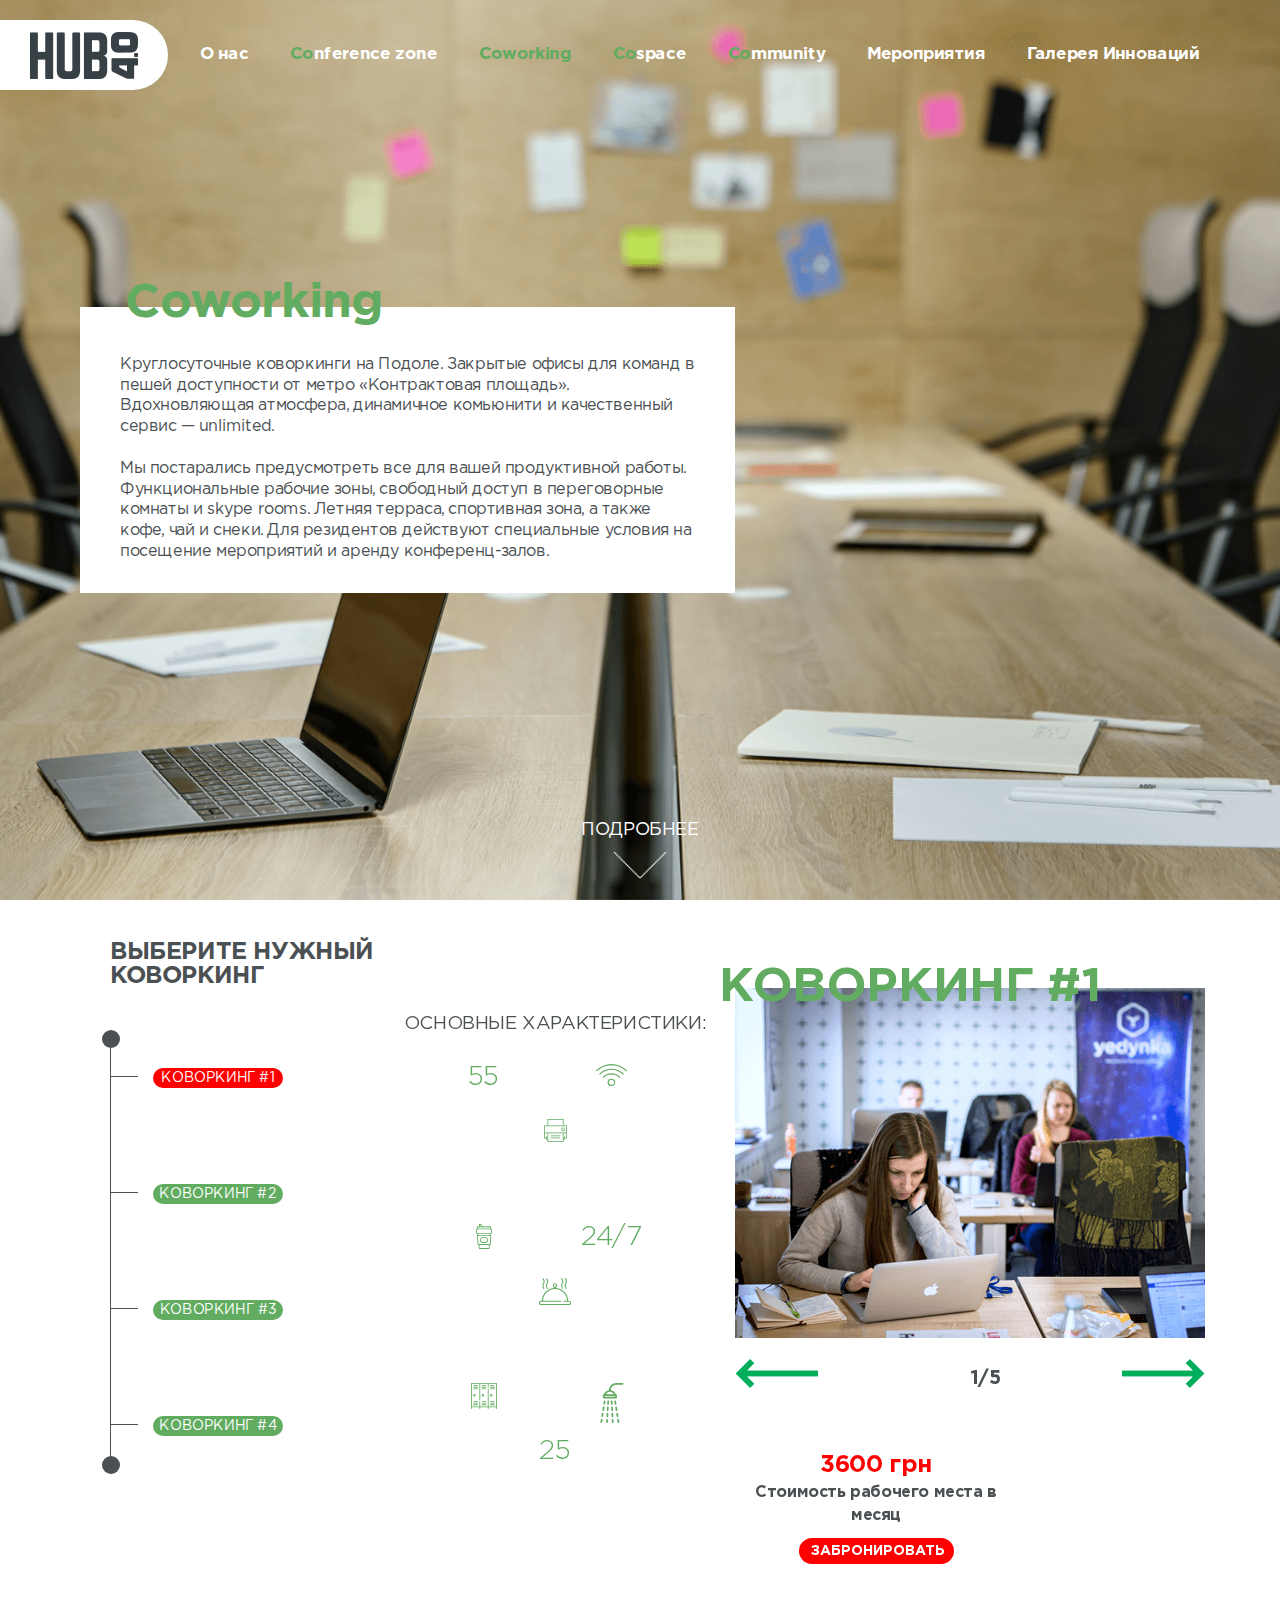
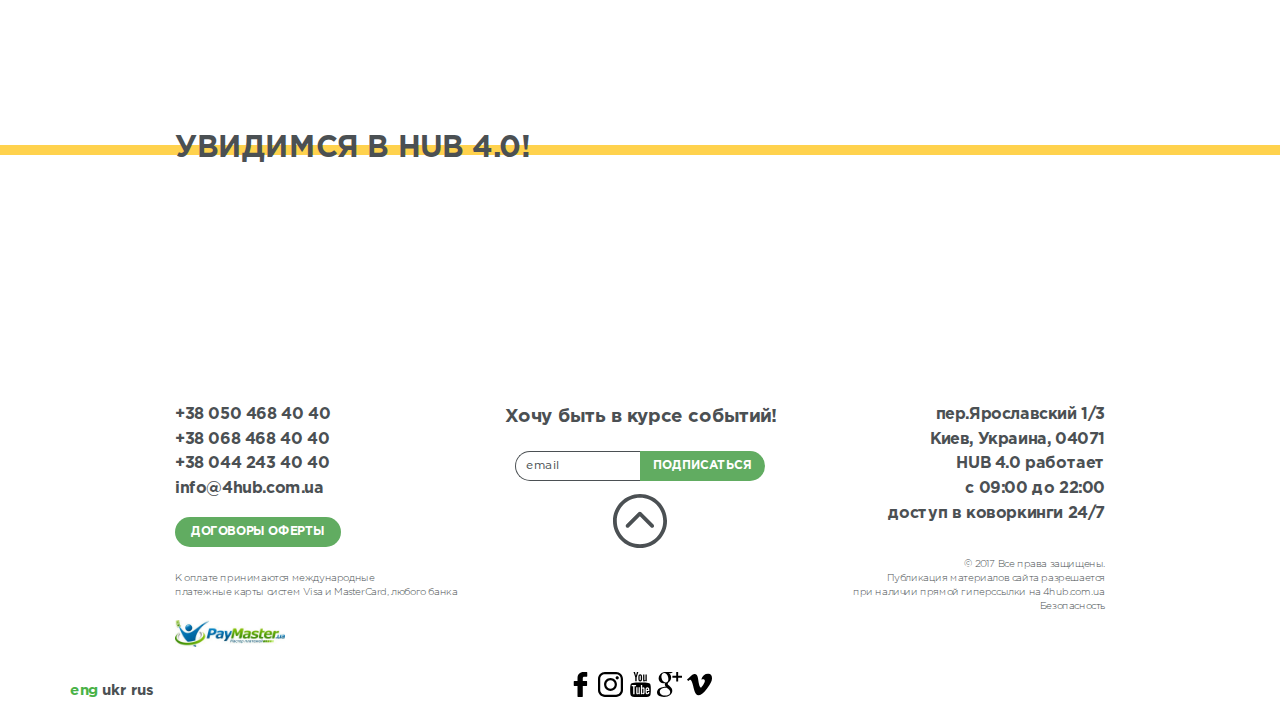
<file: coworking.html>
<!DOCTYPE html>
<html lang="en">
<head>
	<meta charset="UTF-8">
	<title>coworking</title>
	<meta http-equiv="X-UA-Compatible" content="IE=edge">
	<meta name="viewport" content="width=device-width, initial-scale=1.0">
	<link rel="stylesheet" href="css/preloader.css">
	<link rel="stylesheet" href="css/main.css">
</head>
<body>

	<div id="barba-wrapper">
		<div class="transition-container active">
			<div class="logo-wrap">
				<div class="logo">
					<img src="img/white-logo.png" alt="" />
				</div>
			</div>
		</div>
		<div class="barba-container">

			<div class="wrapper coworking-1-wrap  coworking-wrap freespace-wrapper" >
				<header class="header header_absolute">
					<div class="logo__container">
						<a class="logo__link" href="index.html" >
							<img class="logo__img" src="img/logo.png" alt="logo">
						</a>
					</div>

					<nav class="navigation">
						<ul class="navigation__list">
								<li class="navigation__item navigation__item_main"><a href="index.html" class="navigation__link"> Главная </a></li>
							<li class="navigation__item "><a href="about.html" class="navigation__link"> О нас </a></li>
							<li class="navigation__item"><a href="conference.html" class="navigation__link"> <span class="Dgreen">Co</span>nference zone</a></li>
							<li class="navigation__item active"><a href="coworking.html" class="navigation__link"> <span class="Dgreen">Co</span>working  </a></li>
							<li class="navigation__item "><a href="freespace.html" class="navigation__link"> <span class="Dgreen">Co</span>space</a></li>
							<li class="navigation__item"><a href="opened-news.html" class="navigation__link"><span class="Dgreen"> Co</span>mmunity</a></li>
							<li class="navigation__item "><a href="all-poster.html" class="navigation__link"> Мероприятия </a></li>
							<li class="navigation__item"><a href="innovations.html" class="navigation__link"> Галерея Инноваций</a></li>
						</ul>


						<div class="language language_mobile">
							<ul class="language__list">
								<li class="language__item active"><a href="#" class="language__link">eng</a></li>
								<li class="language__item"><a href="#" class="language__link">ukr</a></li>
								<li class="language__item"><a href="#" class="language__link">rus</a></li>
							</ul>
						</div>
					</nav>


					<button class="burger">
						<svg id="burger-svg" data-name="Layer 1" xmlns="http://www.w3.org/2000/svg" viewBox="0 0 50 50">
							<title>Show / Hide Navigation</title>
							<rect class="burger-svg__base" width="50" height="50" fill="#1f201c"/>
							<g class="burger-svg__bars" fill="#fff">
								<rect class="burger-svg__bar burger-svg__bar-1" x="14" y="18" width="22" height="2"/>
								<rect class="burger-svg__bar burger-svg__bar-2" x="14" y="24" width="22" height="2"/>
								<rect class="burger-svg__bar burger-svg__bar-3" x="14" y="30" width="22" height="2"/>
							</g>
						</svg>
					</button>
				</header>

				<section class="section section-1" style="background-image: url(img/content/coworking/coworking_main.png)">

					<div class="freespace__info">

						<div class="freespace__info__container">
							<div class="freespace__info__headline">Coworking</div>
							<div class="freespace__info__text">
					<!--<p>	Просторный офис для команды из <span class="Dgreen">25</span> человек. Круглосуточный доступ, <span class="Dgreen">55 кв</span> м рабочего пространства, в шаге
						<span class="Dgreen">coffee-point</span>. В коворкинг-зоне расположены <span class="Dgreen">5 переговорных комнат</span> и <span class="Dgreen">3 skype rooms</span>,
						доступ для коворкеров — <span class="Dgreen">for free</span>. <br>
						Стоимость рабочего места в месяц — <span class="Dgreen">3600 грн</span>.</p>-->
						<p>Круглосуточные коворкинги на Подоле. Закрытые офисы для команд в пешей доступности от метро «Контрактовая площадь». Вдохновляющая атмосфера, динамичное комьюнити и качественный сервис — unlimited. <br><br>Мы постарались предусмотреть все для вашей продуктивной работы. Функциональные рабочие зоны, свободный доступ в переговорные комнаты и skype rooms. Летняя терраса, спортивная зона, а также кофе, чай и снеки. Для резидентов действуют специальные условия на посещение мероприятий и аренду конференц-залов.</p>
					</div>
					<div class="freespace__info__seo">
						Коворкинг — это функциональный офис, объединяющий на одной площадке людей разных профессий, но одинаковой жизненной позиции. Для тех, кто хочет приходить на работу с удовольствием, любит комфорт и ценит нетворкинг. Ищите лучшие коворкинги Киева? Мы знаем, что вам предложить! HUB 4.0 — это круглосуточные коворкинги на Подоле, в 5-ти минутах пешком от метро «Контрактовая площадь».
						В вашем распоряжении 4 коворкинга А-класса, свободный доступ в переговорные комнаты и skype rooms, вся необходимая оргтехника, спортивная зона и душ, кухня, чай, кофе и снеки. Для резидентов действуют скидки на аренду конференц-залов. При аренде трех и более мест — специальная цена.
						Не любите подолгу засиживаться на одном месте? Приглашаем в open space — аренда офиса почасово или посуточно, для одного человека или небольшой команды.
						В вашем распоряжении два этажа. Вы можете занять любое понравившееся место — за столом, на пуфах, в аудиториуме или стоя за специальными stand working desk. В теплое время года для работы на свежем воздухе открыта летняя терраса.
						В стоимость входит чай и кофе, использование оргтехники, скоростной интернет, велопарковка. Дополнительно можно арендовать ноутбук, бокс для хранения вещей и переговорную комнату. Приходите на экскурсию и присоединяйтесь к нашему комьюнити!
					</div>
				</div>


			</div>

			<div class="freespace__more__container">
				<a class="btn freespace__more" href="#section2">Подробнее</a>
			</div>

		</section>

		<div class="fixed__container">

			<section class="section section-2 coworking__main__content coworking-1__main__content"  id='section2'>
				<div class="coworking__main__slider__wrap">

					<button class="more__link need__location">выберите нужную локацию</button>

					<!-- main__nav__container -->
					<div class="main__nav__coworking__container">
					<!-- 		<button class="btn nav__icon">
								<div class="conference__icon"></div>
								<div class="close__icon"></div>
							</button> -->

							<button class="main__nav__coworking__container__close"></button>
							<div class="main__nav__coworking__container__title">Выберите нужный коворкинг</div>
							<ul class="main__nav__coworking__container__list">
								<li class="main__nav__coworking__container__item active" data-num="1" data-square="- 100 м.кв">Коворкинг #1</li>
								<li class="main__nav__coworking__container__item" data-num="2" data-square="- 200 м.кв">Коворкинг #2</li>
								<li class="main__nav__coworking__container__item" data-num="3" data-square="- 300 м.кв">Коворкинг #3</li>
								<li class="main__nav__coworking__container__item" data-num="4" data-square="- 100 м.кв">Коворкинг #4 </li>
							</ul>
						</div>

						<ul class="coworking__main__slider owl-carousel" id="coworking__main__slider">

							<!-- coworking-1 item -->
							<li class="coworking__main__slider__item coworking__main__slider__item-cow">

								<!--  item top -->
								<div class="coworking__main__slider__item__top">

									<div class="freespace__slider__wrap coworking1__top__slider">
										<div class="freespace__slider__title">Коворкинг #1</div>
										<ul class="freespace__slider owl-carousel" id="coworking1__top__slider">
											<li class="freespace__slider__item">
												<div class="freespace__slider__pic">
													<img src="img/content/coworking/coworking1/Coworking1_1.png" alt="1">
												</div>
											</li>

											<li class="freespace__slider__item">
												<div class="freespace__slider__pic">
													<img src="img/content/coworking/coworking1/Coworking1_2.png" alt="2">
												</div>
											</li>
											<li class="freespace__slider__item">
												<div class="freespace__slider__pic">
													<img src="img/content/coworking/coworking1/Coworking1_3.png" alt="3">
												</div>
											</li>
											<li class="freespace__slider__item">
												<div class="freespace__slider__pic">
													<img src="img/content/coworking/coworking1/Coworking1_4.png" alt="4">
												</div>
											</li>
											<li class="freespace__slider__item">
												<div class="freespace__slider__pic">
													<img src="img/content/coworking/coworking1/Coworking1_5.png" alt="5">
												</div>
											</li>
										</ul>

										<div class="coworking__slide__nav"><span class="coworking__slide__nav__current">1</span>/<span class="coworking__slide__nav__total"></span></div>

									</div>

									<div class="freespace__icon">

										<h3 class="coworking__icon__title">Основные характеристики:</h3>

										<div class="freespace__icon__row">


											<div class="freespace__icon__item">
												<div class="freespace__icon__pic"><span class="freespace__icon__pic__number ">55</span></div>
												<div class="freespace__icon__title">м. кв площадь</div>
											</div>


											<div class="freespace__icon__item">
												<div class="freespace__icon__pic"><img src="img/icons/freespace-icons/wifi.svg" alt="wifi"></div>
												<div class="freespace__icon__title"> Wi-Fi / LAN</div>
											</div>

											<div class="freespace__icon__item">
												<div class="freespace__icon__pic"><img src="img/icons/freespace-icons/print.svg" alt="print"></div>
												<div class="freespace__icon__title"> оргтехника</div>
											</div>
										</div>


										<div class="freespace__icon__row">


											<div class="freespace__icon__item">
												<div class="freespace__icon__pic"><img src="img/icons/coworking-icons/coffee-point.svg" alt="coffee"></div>
												<div class="freespace__icon__title">  coffee point</div>
											</div>


											<div class="freespace__icon__item">
												<div class="freespace__icon__pic"><span class="freespace__icon__pic__number ">24/7</span></div>
												<div class="freespace__icon__title"> режим работы</div>
											</div>

											<div class="freespace__icon__item">
												<div class="freespace__icon__pic"><img src="img/icons/coworking-1/eat.svg" alt="eat"></div>
												<div class="freespace__icon__title"> eat zone</div>
											</div>
										</div>



										<div class="freespace__icon__row">
											<div class="freespace__icon__item">
												<div class="freespace__icon__pic"><img src="img/icons/coworking-1/cupboard.svg" alt="cupboard"></div>
												<div class="freespace__icon__title"> шкафчики</div>
											</div>


											<div class="freespace__icon__item">
												<div class="freespace__icon__pic"><img src="img/icons/coworking-1/shower.svg" class="shower" alt="shower"></div>
												<div class="freespace__icon__title"> душ</div>
											</div>

											<div class="freespace__icon__item">
												<div class="freespace__icon__pic"><span class="freespace__icon__pic__number ">25</span></div>
												<div class="freespace__icon__title"> рабочих мест</div>
											</div>

										</div>


									</div>




								</div>

								<!-- item middle -->
								<div class="coworking__main__slider__item__details">
									<ul class="coworking__main__slider__item__details__list">
										<li class="coworking__main__slider__item__details__item">
											<div class="coworking__main__slider__item__details__price">3600 грн</div>
											<div class="coworking__main__slider__item__details__time">Стоимость рабочего места в месяц</div>

											<button class="btn more-conference-btn btn-red cow-book-btn-to-popup">Забронировать</button>
										</li>

									</ul>




								</div>




							</li>

							<!-- coworking-2 item -->
							<li class="coworking__main__slider__item coworking__main__slider__item-cow">

								<!--  item top -->
								<div class="coworking__main__slider__item__top">

									<div class="freespace__slider__wrap coworking2__top__slider">
										<div class="freespace__slider__title">Коворкинг #2</div>
										<ul class="freespace__slider owl-carousel" id="coworking2__top__slider">
											<li class="freespace__slider__item">
												<div class="freespace__slider__pic">
													<img src="img/content/freespace/slider/1.jpg" alt="1">
												</div>
											</li>

											<li class="freespace__slider__item">
												<div class="freespace__slider__pic">
													<img src="img/content/freespace/slider/1.jpg" alt="1">
												</div>
											</li>
										</ul>

										<div class="coworking__slide__nav"><span class="coworking__slide__nav__current">1</span>/<span class="coworking__slide__nav__total"></span></div>

									</div>

									<div class="freespace__icon">

										<h3 class="coworking__icon__title">Основные характеристики:</h3>

										<div class="freespace__icon__row">


											<div class="freespace__icon__item">
												<div class="freespace__icon__pic"><span class="freespace__icon__pic__number ">75</span></div>
												<div class="freespace__icon__title">м. кв площадь</div>
											</div>


											<div class="freespace__icon__item">
												<div class="freespace__icon__pic"><img src="img/icons/freespace-icons/wifi.svg" alt="wifi"></div>
												<div class="freespace__icon__title"> Wi-Fi / LAN</div>
											</div>

											<div class="freespace__icon__item">
												<div class="freespace__icon__pic"><img src="img/icons/freespace-icons/print.svg" alt="print"></div>
												<div class="freespace__icon__title"> оргтехника</div>
											</div>
										</div>


										<div class="freespace__icon__row">


											<div class="freespace__icon__item">
												<div class="freespace__icon__pic"><img src="img/icons/coworking-icons/coffee-point.svg" alt="coffee"></div>
												<div class="freespace__icon__title">  coffee point</div>
											</div>


											<div class="freespace__icon__item">
												<div class="freespace__icon__pic"><span class="freespace__icon__pic__number ">24/7</span></div>
												<div class="freespace__icon__title"> режим работы</div>
											</div>

											<div class="freespace__icon__item">
												<div class="freespace__icon__pic"><img src="img/icons/coworking-1/eat.svg" alt="eat"></div>
												<div class="freespace__icon__title"> eat zone</div>
											</div>
										</div>



										<div class="freespace__icon__row">
											<div class="freespace__icon__item">
												<div class="freespace__icon__pic"><img src="img/icons/coworking-1/cupboard.svg" alt="cupboard"></div>
												<div class="freespace__icon__title"> шкафчики</div>
											</div>


											<div class="freespace__icon__item">
												<div class="freespace__icon__pic"><img src="img/icons/coworking-1/shower.svg" class="shower" alt="shower"></div>
												<div class="freespace__icon__title"> душ</div>
											</div>

											<div class="freespace__icon__item">
												<div class="freespace__icon__pic"><span class="freespace__icon__pic__number ">30</span></div>
												<div class="freespace__icon__title"> рабочих мест</div>
											</div>

										</div>


									</div>





								</div>

								<!-- item middle -->
								<div class="coworking__main__slider__item__details">

									<ul class="coworking__main__slider__item__details__list">
										<li class="coworking__main__slider__item__details__item">
											<div class="coworking__main__slider__item__details__price">3600 грн</div>
											<div class="coworking__main__slider__item__details__time">Стоимость рабочего места в месяц</div>
											<button class="btn more-conference-btn btn-red cow-book-btn-to-popup">Забронировать</button>
										</li>

									</ul>





								</div>

							</li>

							<!-- coworking-3 item -->
							<li class="coworking__main__slider__item coworking__main__slider__item-cow">

								<!--  item top -->
								<div class="coworking__main__slider__item__top">

									<div class="freespace__slider__wrap coworking3__top__slider">
										<div class="freespace__slider__title">Коворкинг #3</div>
										<ul class="freespace__slider owl-carousel" id="coworking3__top__slider">
											<li class="freespace__slider__item">
												<div class="freespace__slider__pic">
													<img src="img/content/freespace/slider/1.jpg" alt="1">
												</div>
											</li>

											<li class="freespace__slider__item">
												<div class="freespace__slider__pic">
													<img src="img/content/freespace/slider/1.jpg" alt="1">
												</div>
											</li>
										</ul>

										<div class="coworking__slide__nav"><span class="coworking__slide__nav__current">1</span>/<span class="coworking__slide__nav__total"></span></div>

									</div>

									<div class="freespace__icon">

										<h3 class="coworking__icon__title">Основные характеристики:</h3>

										<div class="freespace__icon__row">


											<div class="freespace__icon__item">
												<div class="freespace__icon__pic"><span class="freespace__icon__pic__number ">55</span></div>
												<div class="freespace__icon__title">м. кв площадь</div>
											</div>


											<div class="freespace__icon__item">
												<div class="freespace__icon__pic"><img src="img/icons/freespace-icons/wifi.svg" alt="wifi"></div>
												<div class="freespace__icon__title"> Wi-Fi / LAN</div>
											</div>

											<div class="freespace__icon__item">
												<div class="freespace__icon__pic"><img src="img/icons/freespace-icons/print.svg" alt="print"></div>
												<div class="freespace__icon__title"> оргтехника</div>
											</div>
										</div>


										<div class="freespace__icon__row">


											<div class="freespace__icon__item">
												<div class="freespace__icon__pic"><img src="img/icons/coworking-icons/coffee-point.svg" alt="coffee"></div>
												<div class="freespace__icon__title">  coffee point</div>
											</div>


											<div class="freespace__icon__item">
												<div class="freespace__icon__pic"><span class="freespace__icon__pic__number ">24/7</span></div>
												<div class="freespace__icon__title"> режим работы</div>
											</div>

											<div class="freespace__icon__item">
												<div class="freespace__icon__pic"><img src="img/icons/coworking-1/eat.svg" alt="eat"></div>
												<div class="freespace__icon__title"> eat zone</div>
											</div>
										</div>



										<div class="freespace__icon__row">
											<div class="freespace__icon__item">
												<div class="freespace__icon__pic"><img src="img/icons/coworking-1/cupboard.svg" alt="cupboard"></div>
												<div class="freespace__icon__title"> шкафчики</div>
											</div>


											<div class="freespace__icon__item">
												<div class="freespace__icon__pic"><img src="img/icons/coworking-1/shower.svg" class="shower" alt="shower"></div>
												<div class="freespace__icon__title"> душ</div>
											</div>

											<div class="freespace__icon__item">
												<div class="freespace__icon__pic"><span class="freespace__icon__pic__number ">20</span></div>
												<div class="freespace__icon__title"> рабочих мест</div>
											</div>

										</div>


									</div>





								</div>

								<!-- item middle -->
								<div class="coworking__main__slider__item__details">
									<ul class="coworking__main__slider__item__details__list">
										<li class="coworking__main__slider__item__details__item">
											<div class="coworking__main__slider__item__details__price">3600 грн </div>
											<div class="coworking__main__slider__item__details__time">Стоимость рабочего места в месяц</div>
											<button class="btn more-conference-btn btn-red cow-book-btn-to-popup">Забронировать</button>
										</li>

									</ul>





								</div>

							</li>

							<!-- coworking-4 item -->
							<li class="coworking__main__slider__item coworking__main__slider__item-cow">

								<!--  item top -->
								<div class="coworking__main__slider__item__top">


									<div class="freespace__slider__wrap coworking4__top__slider">
										<div class="freespace__slider__title">Коворкинг #4</div>
										<ul class="freespace__slider owl-carousel" id="coworking4__top__slider">
											<li class="freespace__slider__item">
												<div class="freespace__slider__pic">
													<img src="img/content/freespace/slider/1.jpg" alt="1">
												</div>
											</li>

											<li class="freespace__slider__item">
												<div class="freespace__slider__pic">
													<img src="img/content/freespace/slider/1.jpg" alt="1">
												</div>
											</li>
										</ul>

										<div class="coworking__slide__nav"><span class="coworking__slide__nav__current">1</span>/<span class="coworking__slide__nav__total"></span></div>

									</div>

									<div class="freespace__icon">

										<h3 class="coworking__icon__title">Основные характеристики:</h3>

										<div class="freespace__icon__row">


											<div class="freespace__icon__item">
												<div class="freespace__icon__pic"><span class="freespace__icon__pic__number ">64</span></div>
												<div class="freespace__icon__title">м. кв площадь</div>
											</div>


											<div class="freespace__icon__item">
												<div class="freespace__icon__pic"><img src="img/icons/freespace-icons/wifi.svg" alt="wifi"></div>
												<div class="freespace__icon__title"> Wi-Fi / LAN</div>
											</div>

											<div class="freespace__icon__item">
												<div class="freespace__icon__pic"><img src="img/icons/freespace-icons/print.svg" alt="print"></div>
												<div class="freespace__icon__title"> оргтехника</div>
											</div>
										</div>


										<div class="freespace__icon__row">


											<div class="freespace__icon__item">
												<div class="freespace__icon__pic"><img src="img/icons/coworking-icons/coffee-point.svg" alt="coffee"></div>
												<div class="freespace__icon__title">  coffee point</div>
											</div>


											<div class="freespace__icon__item">
												<div class="freespace__icon__pic"><span class="freespace__icon__pic__number ">24/7</span></div>
												<div class="freespace__icon__title"> режим работы</div>
											</div>

											<div class="freespace__icon__item">
												<div class="freespace__icon__pic"><img src="img/icons/coworking-1/eat.svg" alt="eat"></div>
												<div class="freespace__icon__title"> eat zone</div>
											</div>
										</div>



										<div class="freespace__icon__row">
											<div class="freespace__icon__item">
												<div class="freespace__icon__pic"><img src="img/icons/coworking-1/cupboard.svg" alt="cupboard"></div>
												<div class="freespace__icon__title"> шкафчики</div>
											</div>


											<div class="freespace__icon__item">
												<div class="freespace__icon__pic"><img src="img/icons/coworking-1/shower.svg" class="shower" alt="shower"></div>
												<div class="freespace__icon__title"> душ</div>
											</div>

											<div class="freespace__icon__item">
												<div class="freespace__icon__pic"><span class="freespace__icon__pic__number ">25</span></div>
												<div class="freespace__icon__title"> рабочих мест</div>
											</div>

										</div>


									</div>




								</div>

								<!-- item middle -->
								<div class="coworking__main__slider__item__details">
									<ul class="coworking__main__slider__item__details__list">
										<li class="coworking__main__slider__item__details__item">
											<div class="coworking__main__slider__item__details__price">3600 грн</div>
											<div class="coworking__main__slider__item__details__time">Стоимость рабочего места в месяц</div>
											<button class="btn more-conference-btn btn-red cow-book-btn-to-popup">Забронировать</button>
										</li>

									</ul>





								</div>

							</li>




						</ul> <!-- end main slider -->
					</div>
				</section>




				<section class="section section-5" >


					<div class="footer__container">

						<div class="footer__headline">Увидимся в hub 4.0! </div>
						<div class="footer__map">
							<iframe style="pointer-events: none;"  src="https://www.google.com/maps/embed?pb=!1m18!1m12!1m3!1d2539.6161142511028!2d30.508987676156256!3d50.46687285782605!2m3!1f0!2f0!3f0!3m2!1i1024!2i768!4f13.1!3m3!1m2!1s0x40d4ce6c8011bd9b%3A0xd60691de1458adbc!2z0KXQsNCxIDQuMA!5e0!3m2!1suk!2sua!4v1493912115287" width="600" height="450" frameborder="0" style="border:0" allowfullscreen></iframe>
						</div>
						<div class="contacts">
							<div class="contacts__left">
								<ul class="contact__list">
									<li class="contact__item"><a href="tel:+380504684040" class="contact__link">	+38 050 468 40 40</a></li>
									<li class="contact__item"><a href="tel:+380684684040" class="contact__link">+38 068 468 40 40</a></li>
									<li class="contact__item"><a href="tel:+380442434040" class="contact__link">+38 044 243 40 40</a></li>
									<li class="contact__item"><a href="mailto:info@4hub.com.ua" class="contact__link">info@4hub.com.ua</a></li>
								</ul>
							</div>

							<div class="contacts__right contacts__right__mobile">
								<ul class="contact__list">
									<li class="contact__item"><a class="map__link" href="https://goo.gl/maps/HhT8iFkmfr32">пер.Ярославский 1/3</a></li>
									<li class="contact__item"><a class="map__link" href="https://goo.gl/maps/HhT8iFkmfr32">	Киев, Украина, 04071</a></li>
									<li class="contact__item">HUB 4.0 работает</li>
									<li class="contact__item">с 09:00 до 22:00</li>
									<li class="contact__item">доступ в коворкинги 24/7</li>
								</ul>
							</div>




							<div class="contacts__form__wrap">
								<form class="contacts__form">
									<h3 class="contacts__form__title">Хочу быть в курсе событий!</h3>
									<input class="contacts__form__input__mail" type="email" id="user-email" name="user-email" placeholder="email">
									<button class="btn contacts__form__btn" type="submit">Подписаться</button>
								</form>
								<div class="footer-arrow-container">
									<img src="img/icons/footer-arrow-up.svg" alt="" class="footer-arrow" id="toTop">
								</div>
							</div>

							<div class="contacts__right">
								<ul class="contact__list">
									<li class="contact__item"><a class="map__link" href="https://goo.gl/maps/HhT8iFkmfr32">пер.Ярославский 1/3</a></li>
									<li class="contact__item"><a class="map__link" href="https://goo.gl/maps/HhT8iFkmfr32">	Киев, Украина, 04071</a></li>
									<li class="contact__item">HUB 4.0 работает</li>
									<li class="contact__item">с 09:00 до 22:00</li>
									<li class="contact__item">доступ в коворкинги 24/7</li>
								</ul>
							</div>
						</div>

						<div class="footer__bottom">
							<div class="footer__bottom__left">
								<a class="btn btn-offer" href="#">Договоры оферты</a>
								<p class="footer__bottom__text">К оплате принимаются международные <br>
									платежные карты систем Visa и MasterСard, любого банка</p>

									<div class="footer__bottom__pic">
										<img src="img/content/pay.jpg" alt="pay">
									</div>

								</div>
								<div class="footer__bottom__right">
									<p class="footer__bottom__copyright">
										© 2017 Все права защищены. <br>
										Публикация материалов сайта разрешается <br>
										при наличии прямой гиперссылки на 4hub.com.ua  <br>
										Безопасность
									</p>
								</div>
							</div>

							<div class="footer__social  footer__social--index">
								<a href="#" class="footer__social__icon">
									<img src="img/icons/facebook-logo.svg" alt="facebook">
								</a>
								<a href="#" class="footer__social__icon">
									<img src="img/icons/instagram-logo.svg" alt="instagram">
								</a>
								<a href="#" class="footer__social__icon">
									<img src="img/icons/youtube-logo.svg" alt="youtube">
								</a>
								<a href="#" class="footer__social__icon">
									<img src="img/icons/google-plus-symbol.svg" alt="google+">
								</a>
								<a href="#" class="footer__social__icon">
									<img src="img/icons/vimeo-logo.svg" alt="vimeo">
								</a>
							</div>



						</div>

					</section>


				</div>

				<div class="language">
					<ul class="language__list">
						<li class="language__item active"><a href="#" class="language__link">eng</a></li>
						<li class="language__item"><a href="#" class="language__link">ukr</a></li>
						<li class="language__item"><a href="#" class="language__link">rus</a></li>
					</ul>
				</div>


			</div> <!-- end wrapper  -->



			<!-- cow popup -->
			<div class="cow__form_tr-bg"></div>
			<div class="cow__form__wrap" id="coworking-book-popup">
				<button class="conference__popup__close conference__popup__close-cow-popup"></button>
				<form class="cow__form"	>
					<h3 class="cow__form__title">ЗАБРОНИРОВАТЬ</h3>
					<select class="form__input cow__form__input" type="text" name="name_hall" placeholder="Название зала">
						<option disabled selected value="">Название зала</option>
						<option value="КОВОРКИНГ #1">КОВОРКИНГ #1</option>
						<option value="КОВОРКИНГ #2">КОВОРКИНГ #2</option>
						<option value="КОВОРКИНГ #3">КОВОРКИНГ #3</option>
						<option value="КОВОРКИНГ #4">КОВОРКИНГ #4</option>
					</select>
					<input class="form__input cow__form__input" type="text" name="name" placeholder="Имя">
					<input class="form__input cow__form__input" type="text" name="phone" placeholder="Телефон">
					<button class="btn more-conference-btn btn-red">Забронировать</button>
				</form>
			</div>

		</div>
	</div>

	<script src="js/libs/jQuery2.2.4.js"></script>
	<script src="js/libs/barba.min.js"></script>
	<script src="js/libs/owl.carousel.min.js"></script>
	<script src="js/libs/jquery.fullpage.extensions.min.js"></script>
	<script src="js/libs/scrolloverflow.min.js"></script>
	<script src="js/libs/jquery.easings.min.js"></script>
	<script src="js/libs/jquery.fullpage.min.js"></script>
	<script src="js/libs/TweenMax.js"></script>
	<script src="js/libs/imagesLoaded.js"></script>
	<script src="js/libs/jquery-imagefill.js"></script>
	<script src="js/libs/wickedpicker.min.js"></script>
	<script src="js/libs/datepicker.min.js"></script>
		<script src="js/libs/BigPicture.min.js"></script>
	<script src="js/main.js"></script>
</body>
</html>
</file>
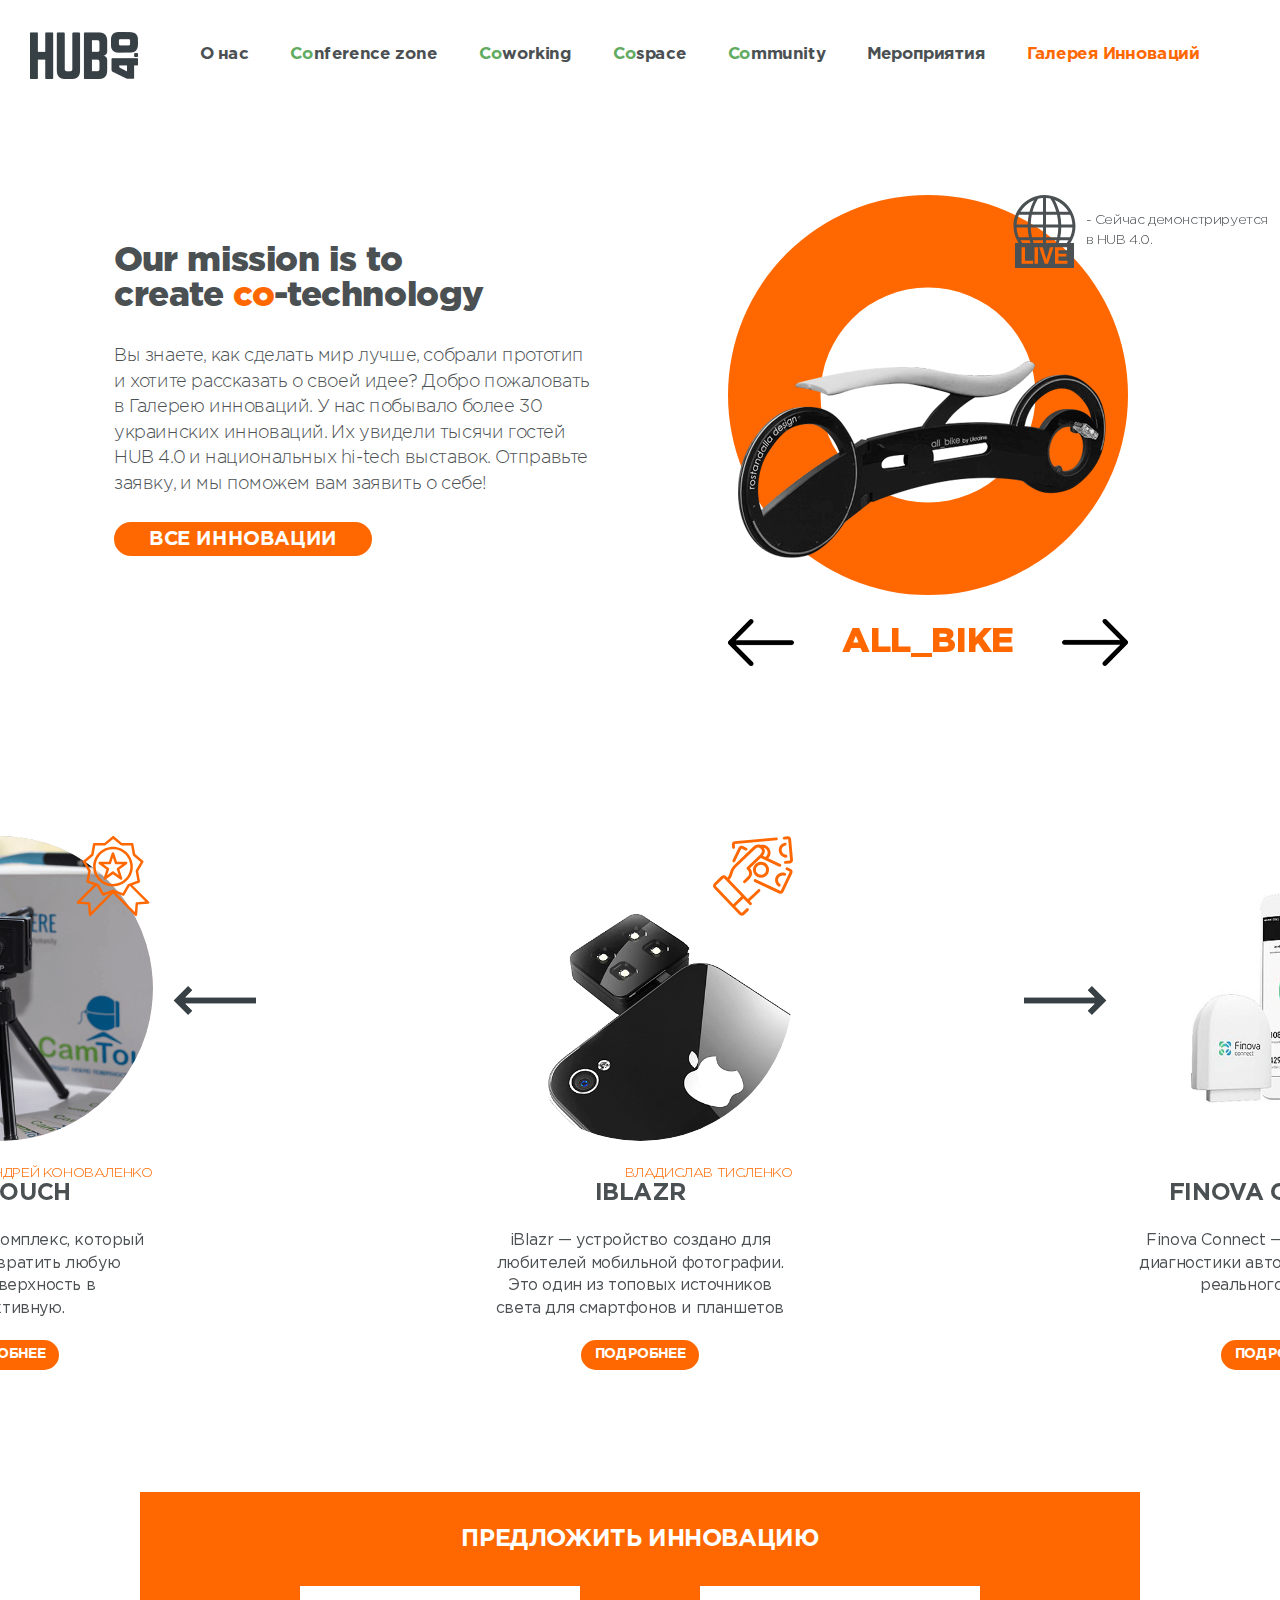
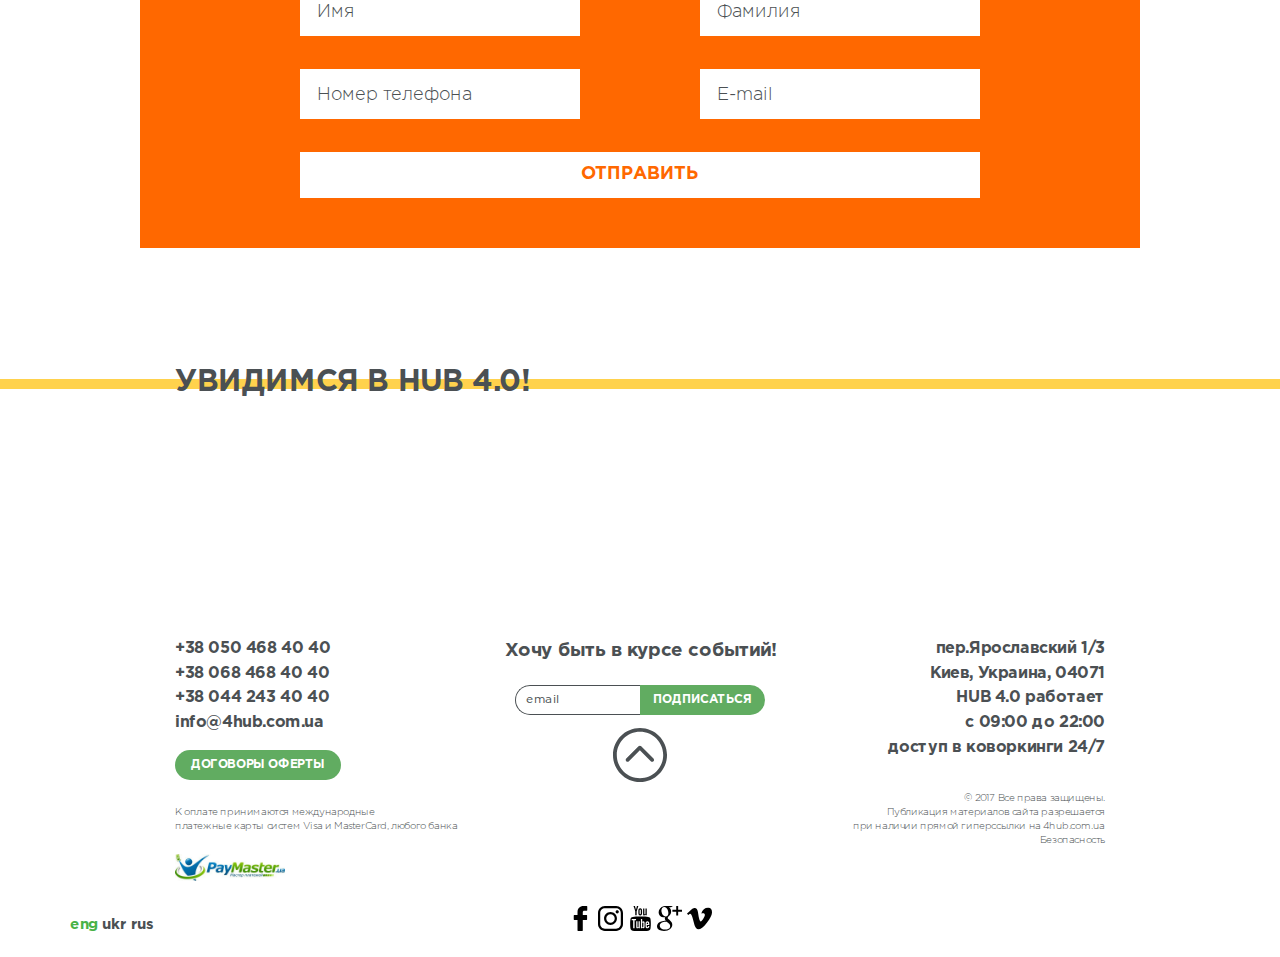
<file: innovations.html>
<!DOCTYPE html>
<html lang="en">
<head>
	<meta charset="UTF-8">
	<title>innovations-page</title>
	<meta http-equiv="X-UA-Compatible" content="IE=edge">
	<meta name="viewport" content="width=device-width, initial-scale=1.0">
	<link rel="stylesheet" href="css/preloader.css">
	<link rel="stylesheet" href="css/main.css">
</head>
<body>
	<div id="barba-wrapper">
		<div class="transition-container active">
			<div class="logo-wrap">
				<div class="logo">
					<img src="img/white-logo.png" alt="" />
				</div>
			</div>
		</div>
		<div class="barba-container">


			<div class="wrapper poster-wrap all-poster" >
				<header class="header header__innovation">
					<div class="logo__container">
						<a class="logo__link" href="index.html" >
							<img class="logo__img" src="img/logo.png" alt="logo">
						</a>
					</div>

					<nav class="navigation">
						<ul class="navigation__list">
							<li class="navigation__item navigation__item_main"><a href="index.html" class="navigation__link"> Главная </a></li>
							<li class="navigation__item "><a href="about.html" class="navigation__link"> О нас </a></li>
							<li class="navigation__item"><a href="conference.html" class="navigation__link"> <span class="Dgreen">Co</span>nference zone</a></li>
							<li class="navigation__item "><a href="coworking.html" class="navigation__link"> <span class="Dgreen">Co</span>working  </a></li>
							<li class="navigation__item "><a href="freespace.html" class="navigation__link"> <span class="Dgreen">Co</span>space</a></li>
							<li class="navigation__item"><a href="opened-news.html" class="navigation__link"><span class="Dgreen"> Co</span>mmunity</a></li>
							<li class="navigation__item "><a href="all-poster.html" class="navigation__link"> Мероприятия </a></li>
							<li class="navigation__item active"><a href="innovations.html" class="navigation__link"> Галерея Инноваций</a></li>
						</ul>

						<div class="language language_mobile">
							<ul class="language__list">
								<li class="language__item active"><a href="#" class="language__link">eng</a></li>
								<li class="language__item"><a href="#" class="language__link">ukr</a></li>
								<li class="language__item"><a href="#" class="language__link">rus</a></li>
							</ul>
						</div>

					</nav>



					<button class="burger">
						<svg id="burger-svg" data-name="Layer 1" xmlns="http://www.w3.org/2000/svg" viewBox="0 0 50 50">
							<title>Show / Hide Navigation</title>
							<rect class="burger-svg__base" width="50" height="50" fill="#1f201c"/>
							<g class="burger-svg__bars" fill="#fff">
								<rect class="burger-svg__bar burger-svg__bar-1" x="14" y="18" width="22" height="2"/>
								<rect class="burger-svg__bar burger-svg__bar-2" x="14" y="24" width="22" height="2"/>
								<rect class="burger-svg__bar burger-svg__bar-3" x="14" y="30" width="22" height="2"/>
							</g>
						</svg>
					</button>
				</header>

				<div class="fixed__container fixed-innovation-container">

					<!-- gallery -->
					<section class="section section-4" >


						<div class="innovationGallery">
							<div class="innovationGallery__left">
								<div class="innovationGallery__info">
									<!-- <div class="title__top">Галерея инноваций</div> -->
									<h2 class="innovationGallery__title">Our mission is to <br> create <span class="orange">co</span>-technology</h2>
									<div class="innovationGallery__text">
										Вы знаете, как сделать мир лучше, собрали прототип и хотите рассказать о своей идее? Добро пожаловать в Галерею инноваций. У нас побывало более 30 украинских инноваций. Их увидели тысячи гостей HUB 4.0 и национальных hi-tech выставок. Отправьте заявку, и мы поможем вам заявить о себе!
									</div>
									<a href="#newInnovCont" class="innovationGallery__link">Все инновации</a>

								</div>
							</div>
							<div class="innovationGallery__right">
								<div class="innovationGallery__wrap">

									<ul class="innovationGallery__slider owl-carousel" id="innovation__slider">
										<li class="innovationGallery__item">
											<div class="infoToGallerySlider">

												<div class="infoToGallerySlider__pic">

													<img src="img/icons/innovation/demonstrate_2.svg" alt="dem">

												</div>

												<div class="infoToGallerySlider__text">
													- Сейчас демонстрируется <br>
													в HUB 4.0.
												</div>
											</div>
											<div class="innovationGallery__pic">
												<a href="opened-innovations.html"><img src="img/content/innovations/Innovations_cut_slider/bike_slider.png" alt="gall-1"></a>
											</div>
											<div class="innovationGallery__item__headline"><a href="opened-innovations.html">All_bike</a></div>
										</li>


										<li class="innovationGallery__item">
											<div class="infoToGallerySlider">

												<div class="infoToGallerySlider__pic">
													<img src="img/icons/innovation/demonstrate_2.svg" alt="dem">
												</div>

												<div class="infoToGallerySlider__text">
													- Сейчас демонстрируется <br>
													в HUB 4.0.
												</div>
											</div>
											<div class="innovationGallery__pic">
												<a href="opened-innovations.html">	<img src="img/content/innovations/Innovations_cut_slider/titanovo_slider.png" alt="gall-1"></a>
											</div>
											<div class="innovationGallery__item__headline"><a href="opened-innovations.html">Titanovo</a></div>
										</li>



									</ul>

									<div class="innovationGallery__slider__controls">
										<a href="#" class="control__btn control__btn-prev innovationGallery__btn-prev"><img src="img/icons/arrow.png" alt="arrow-prev"></a>
										<a href="#" class="control__btn control__btn-next innovationGallery__btn-next"><img src="img/icons/arrow.png" alt="arrow-next"></a>
									</div>
								</div>




							</div>
						</div>

					</section>

				</div>



				<section class="newInnovationGalleryContainer" id="newInnovCont">

					<ul class="newInnovationGallery__slider owl-carousel" id="new__innovation__slider">
						<li class="newInnovationGallery__slider__item">

							<div class="newInnovationGallery__slider__pic icon-1">
								<img class="newInnovationGallery__slider__img" src="img/content/innovations/Innovations_500x500/camtouch_500x500.png" alt="gall-2">

							</div>
							<div class="newInnovationGallery__slider__title" data-underline-text="Андрей Коноваленко">
								CamTouch
							</div>
							<div class="newInnovationGallery__slider__info">
								<div class="newInnovationGallery__slider__info__text">CamTouch — это комплекс, который позволяет превратить любую плоскую поверхность в интерактивную.</div>
								<a href="opened-innovations.html" class="more__link">Подробнее</a>
							</div>


						</li>
						<li class="newInnovationGallery__slider__item">

							<div class="newInnovationGallery__slider__pic icon-2">
								<img class="newInnovationGallery__slider__img" src="img/content/innovations/Innovations_500x500/iblazr_500x500.png" alt="gall-2">

							</div>
							<div class="newInnovationGallery__slider__title" data-underline-text="Владислав Тисленко">
								iBlazr
							</div>
							<div class="newInnovationGallery__slider__info">
								<div class="newInnovationGallery__slider__info__text">iBlazr — устройство создано для любителей мобильной фотографии. Это один из топовых источников света для смартфонов и планшетов среди доступных на потребительском рынке.</div>
								<a href="opened-innovations.html" class="more__link">Подробнее</a>
							</div>

						</li>

						<li class="newInnovationGallery__slider__item">

							<div class="newInnovationGallery__slider__pic  icon-3">
								<img class="newInnovationGallery__slider__img" src="img/content/innovations/Innovations_500x500/finova_500x500.png" alt="gall-2">

							</div>
							<div class="newInnovationGallery__slider__title" data-underline-text="Евгений Деев">
								Finova Connect
							</div>
							<div class="newInnovationGallery__slider__info">
								<div class="newInnovationGallery__slider__info__text">		Finova Connect — устройство для диагностики автомобиля в режиме реального времени.</div>
								<a href="opened-innovations.html" class="more__link">Подробнее</a>
							</div>


						</li>


					</ul>

					<div class="new__innovation__slider__controls">
						<a href="#" class="control__btn control__btn-prev new__innovation__slider__controls-prev"><img src="img/icons/arrow.png" alt="arrow-prev"></a>
						<a href="#" class="control__btn control__btn-next new__innovation__slider__controls-next"><img src="img/icons/arrow.png" alt="arrow-next"></a>
					</div>

				</section>

				<div class="fixed__container fixed-innovation-container">

					<section class="innovations__form__section">

						<div class="form__wrap">
							<div class="form__headline">Предложить инновацию</div>
							<form class="form__innovation" action="post" id="innForm">
								<div class="form__block">
									<input type="text" name="name" class="form__input field" placeholder="Имя">
									<input type="text" name="surname" class="form__input main__input_second field" placeholder="Фамилия" >
								</div>

								<div class="form__block">
									<input type="text" name="phone" class="form__input field" placeholder="Номер телефона">
									<input type="text" name="email" class="form__input main__input_second field" placeholder="E-mail"  id="phone-num">
								</div>

								<button class="form__button">Отправить</button>

							</form>
						</div>

					</section>

					<section class="section section-5" >


						<div class="footer__container">

							<div class="footer__headline">Увидимся в hub 4.0! </div>
							<div class="footer__map">
								<iframe style="pointer-events: none;"  src="https://www.google.com/maps/embed?pb=!1m18!1m12!1m3!1d2539.6161142511028!2d30.508987676156256!3d50.46687285782605!2m3!1f0!2f0!3f0!3m2!1i1024!2i768!4f13.1!3m3!1m2!1s0x40d4ce6c8011bd9b%3A0xd60691de1458adbc!2z0KXQsNCxIDQuMA!5e0!3m2!1suk!2sua!4v1493912115287" width="600" height="450" frameborder="0" style="border:0" allowfullscreen></iframe>
							</div>
							<div class="contacts">
								<div class="contacts__left">
									<ul class="contact__list">
										<li class="contact__item"><a href="tel:+380504684040" class="contact__link">	+38 050 468 40 40</a></li>
										<li class="contact__item"><a href="tel:+380684684040" class="contact__link">+38 068 468 40 40</a></li>
										<li class="contact__item"><a href="tel:+380442434040" class="contact__link">+38 044 243 40 40</a></li>
										<li class="contact__item"><a href="mailto:info@4hub.com.ua" class="contact__link">info@4hub.com.ua</a></li>
									</ul>
								</div>

								<div class="contacts__right contacts__right__mobile">
									<ul class="contact__list">
										<li class="contact__item"><a class="map__link" href="https://goo.gl/maps/HhT8iFkmfr32">пер.Ярославский 1/3</a></li>
										<li class="contact__item"><a class="map__link" href="https://goo.gl/maps/HhT8iFkmfr32">	Киев, Украина, 04071</a></li>
										<li class="contact__item">HUB 4.0 работает</li>
										<li class="contact__item">с 09:00 до 22:00</li>
										<li class="contact__item">доступ в коворкинги 24/7</li>
									</ul>
								</div>




								<div class="contacts__form__wrap">
									<form class="contacts__form">
										<h3 class="contacts__form__title">Хочу быть в курсе событий!</h3>
										<input class="contacts__form__input__mail" type="email" id="user-email" name="user-email" placeholder="email">
										<button class="btn contacts__form__btn" type="submit">Подписаться</button>
									</form>
									<div class="footer-arrow-container">
										<img src="img/icons/footer-arrow-up.svg" alt="" class="footer-arrow" id="toTop">
									</div>
								</div>

								<div class="contacts__right">
									<ul class="contact__list">
										<li class="contact__item"><a class="map__link" href="https://goo.gl/maps/HhT8iFkmfr32">пер.Ярославский 1/3</a></li>
										<li class="contact__item"><a class="map__link" href="https://goo.gl/maps/HhT8iFkmfr32">	Киев, Украина, 04071</a></li>
										<li class="contact__item">HUB 4.0 работает</li>
										<li class="contact__item">с 09:00 до 22:00</li>
										<li class="contact__item">доступ в коворкинги 24/7</li>
									</ul>
								</div>
							</div>

							<div class="footer__bottom">
								<div class="footer__bottom__left">
									<a class="btn btn-offer" href="#">Договоры оферты</a>
									<p class="footer__bottom__text">К оплате принимаются международные <br>
										платежные карты систем Visa и MasterСard, любого банка</p>

										<div class="footer__bottom__pic">
											<img src="img/content/pay.jpg" alt="pay">
										</div>

									</div>
									<div class="footer__bottom__right">
										<p class="footer__bottom__copyright">
											© 2017 Все права защищены. <br>
											Публикация материалов сайта разрешается <br>
											при наличии прямой гиперссылки на 4hub.com.ua  <br>
											Безопасность
										</p>
									</div>
								</div>

								<div class="footer__social  footer__social--index">
									<a href="#" class="footer__social__icon">
										<img src="img/icons/facebook-logo.svg" alt="facebook">
									</a>
									<a href="#" class="footer__social__icon">
										<img src="img/icons/instagram-logo.svg" alt="instagram">
									</a>
									<a href="#" class="footer__social__icon">
										<img src="img/icons/youtube-logo.svg" alt="youtube">
									</a>
									<a href="#" class="footer__social__icon">
										<img src="img/icons/google-plus-symbol.svg" alt="google+">
									</a>
									<a href="#" class="footer__social__icon">
										<img src="img/icons/vimeo-logo.svg" alt="vimeo">
									</a>
								</div>



							</div>

						</section>

					</div>

					<div class="language">
						<ul class="language__list">
							<li class="language__item active"><a href="#" class="language__link">eng</a></li>
							<li class="language__item"><a href="#" class="language__link">ukr</a></li>
							<li class="language__item"><a href="#" class="language__link">rus</a></li>
						</ul>
					</div>


				</div> <!-- end wrapper  -->





			</div>
		</div>

		<script src="js/libs/jQuery2.2.4.js"></script>
		<script src="js/libs/barba.min.js"></script>
		<script src="js/libs/owl.carousel.min.js"></script>
		<script src="js/libs/jquery.fullpage.extensions.min.js"></script>
		<script src="js/libs/scrolloverflow.min.js"></script>
		<script src="js/libs/jquery.easings.min.js"></script>
		<script src="js/libs/jquery.fullpage.min.js"></script>
		<script src="js/libs/TweenMax.js"></script>
		<script src="js/libs/imagesLoaded.js"></script>
		<script src="js/libs/jquery-imagefill.js"></script>
		<script src="js/libs/wickedpicker.min.js"></script>
		<script src="js/libs/datepicker.min.js"></script>
			<script src="js/libs/BigPicture.min.js"></script>
		<script src="js/main.js"></script>
	</body>
	</html>
</file>
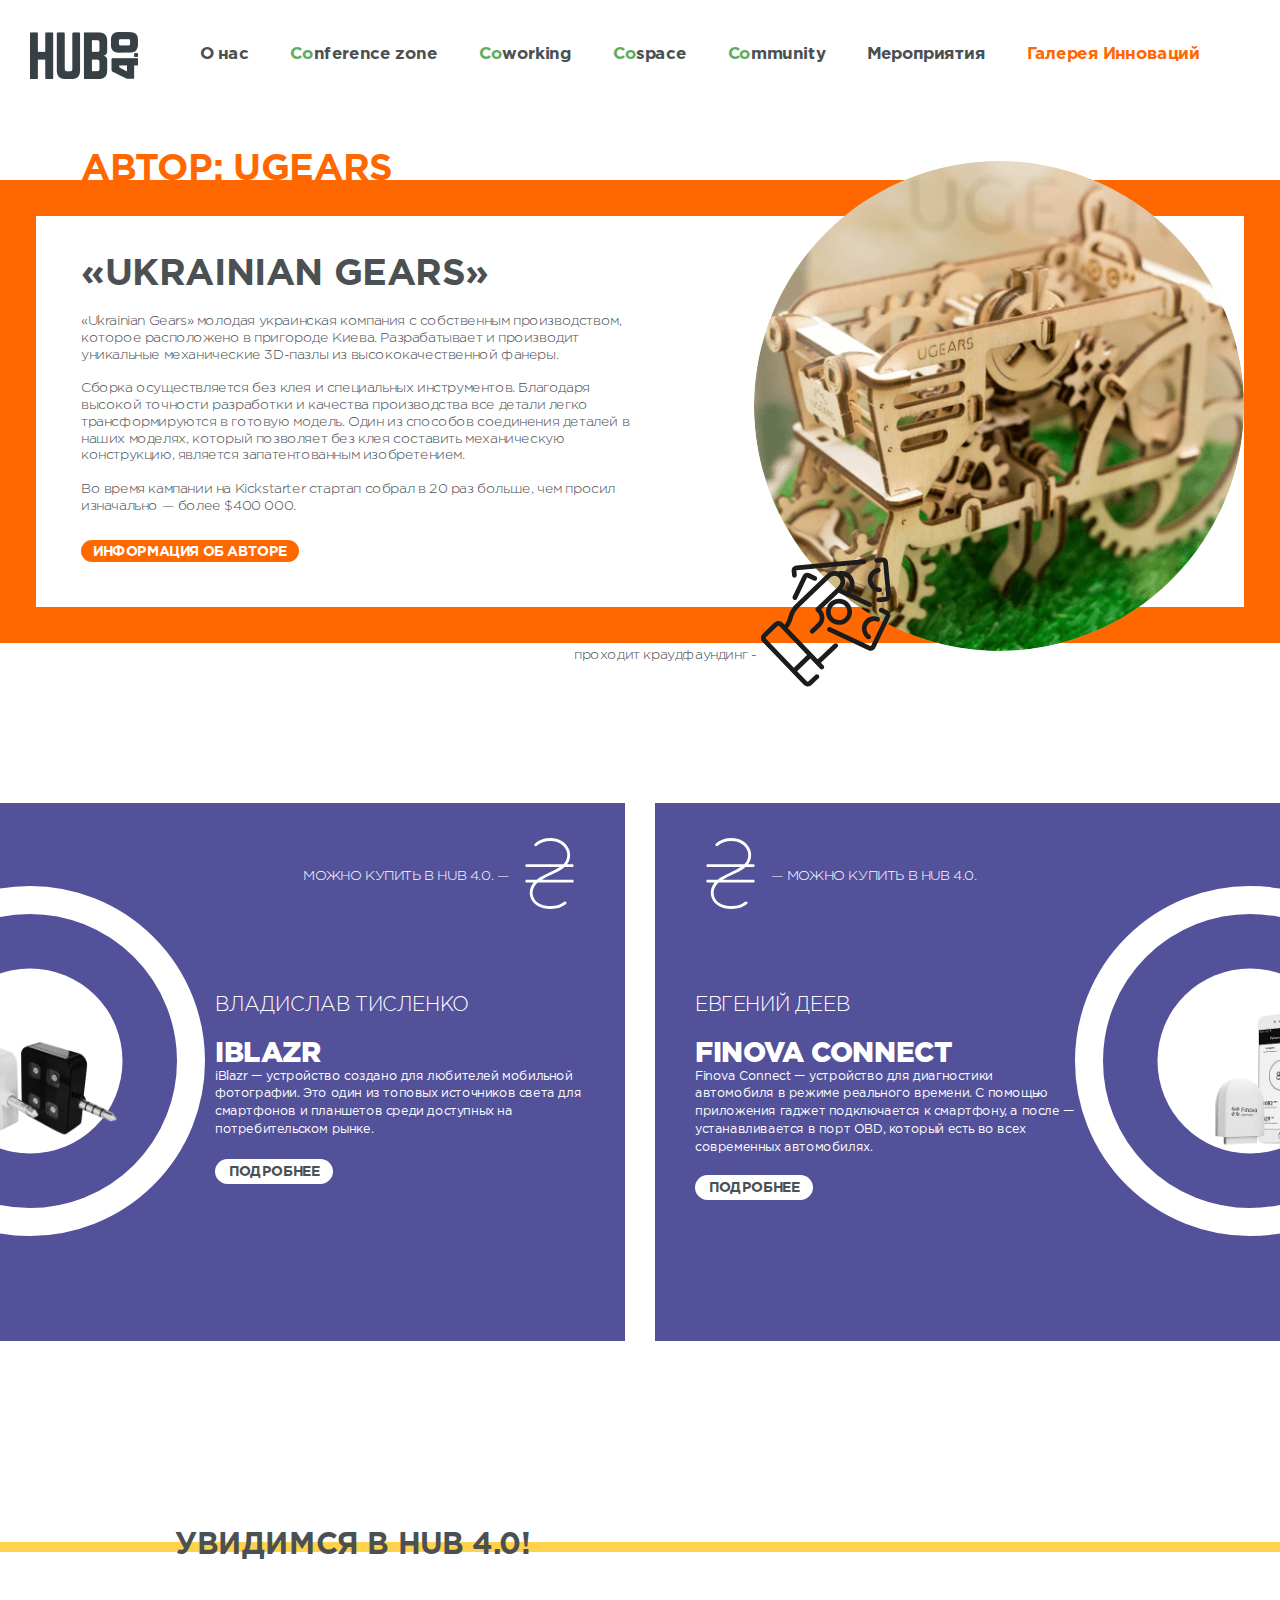
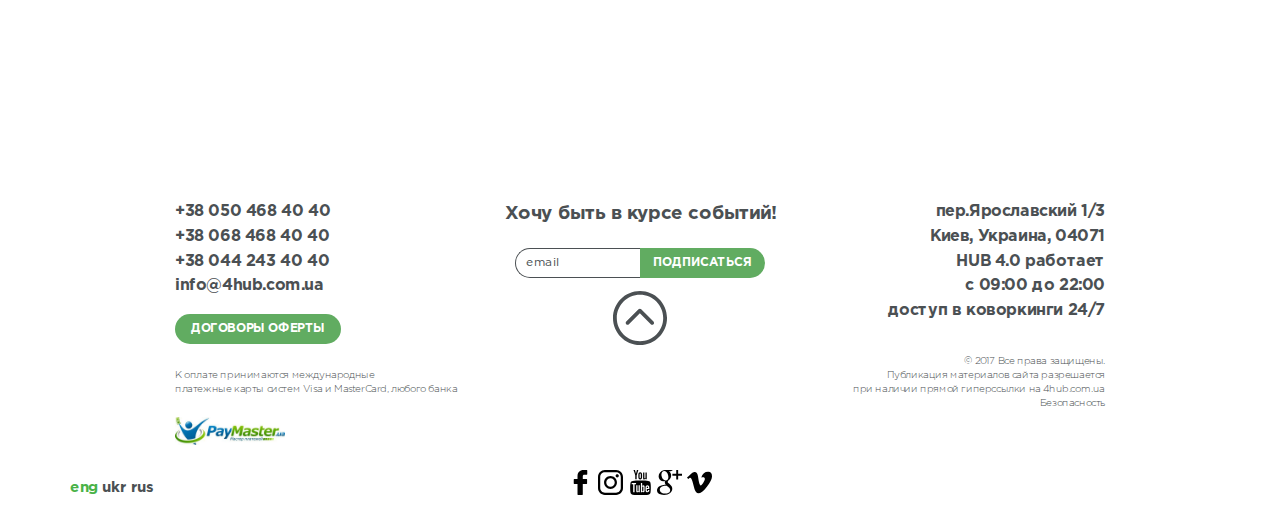
<file: opened-innovations.html>
<!DOCTYPE html>
<html lang="en">
<head>
	<meta charset="UTF-8">
	<title>opened-innovations-page</title>
	<meta http-equiv="X-UA-Compatible" content="IE=edge">
	<meta name="viewport" content="width=device-width, initial-scale=1.0">
	<link rel="stylesheet" href="css/preloader.css">
	<link rel="stylesheet" href="css/main.css">
</head>
<body>

	<div id="barba-wrapper">
		<div class="transition-container active">
			<div class="logo-wrap">
				<div class="logo">
					<img src="img/white-logo.png" alt="" />
				</div>
			</div>
		</div>
		<div class="barba-container">


			<div class="wrapper poster-wrap opened-innovations-wrapper" >
				<header class="header header__innovation">
					<div class="logo__container">
						<a class="logo__link" href="index.html" >
							<img class="logo__img" src="img/logo.png" alt="logo">
						</a>
					</div>

					<nav class="navigation">
						<ul class="navigation__list">
							<li class="navigation__item navigation__item_main"><a href="index.html" class="navigation__link"> Главная </a></li>
							<li class="navigation__item "><a href="about.html" class="navigation__link"> О нас </a></li>
							<li class="navigation__item"><a href="conference.html" class="navigation__link"> <span class="Dgreen">Co</span>nference zone</a></li>
							<li class="navigation__item "><a href="coworking.html" class="navigation__link"> <span class="Dgreen">Co</span>working  </a></li>
							<li class="navigation__item "><a href="freespace.html" class="navigation__link"> <span class="Dgreen">Co</span>space</a></li>
							<li class="navigation__item"><a href="opened-news.html" class="navigation__link"><span class="Dgreen"> Co</span>mmunity</a></li>
							<li class="navigation__item "><a href="all-poster.html" class="navigation__link"> Мероприятия </a></li>
							<li class="navigation__item active"><a href="innovations.html" class="navigation__link"> Галерея Инноваций</a></li>
						</ul>
						
						<div class="language language_mobile">
							<ul class="language__list">
								<li class="language__item active"><a href="#" class="language__link">eng</a></li>
								<li class="language__item"><a href="#" class="language__link">ukr</a></li>
								<li class="language__item"><a href="#" class="language__link">rus</a></li>
							</ul>
						</div>

					</nav>



					<button class="burger">
						<svg id="burger-svg" data-name="Layer 1" xmlns="http://www.w3.org/2000/svg" viewBox="0 0 50 50">
							<title>Show / Hide Navigation</title>
							<rect class="burger-svg__base" width="50" height="50" fill="#1f201c"/>
							<g class="burger-svg__bars" fill="#fff">
								<rect class="burger-svg__bar burger-svg__bar-1" x="14" y="18" width="22" height="2"/>
								<rect class="burger-svg__bar burger-svg__bar-2" x="14" y="24" width="22" height="2"/>
								<rect class="burger-svg__bar burger-svg__bar-3" x="14" y="30" width="22" height="2"/>
							</g>
						</svg>
					</button>
				</header>

				<div class="fixed__container fixed-innovation-container ">

					<!-- gallery -->
					<section class="section section-1" >

						<div class="opened__innovations__author">

							<div class="opened__innovations__author__pic">
								<img src="img/content/innovations/Innovations_500x500/ugears_500x500.png" alt="2">




							</div>

							<div class="opened__innovations__author__info">
								<div class="opened__innovations__author__title-top title">АВТОР: UGEARS</div>
								<div class="opened__innovations__author__title title">«Ukrainian Gears» </div>
								<div class="opened__innovations__author__text">	«Ukrainian Gears» молодая украинская компания с собственным производством, которое расположено в пригороде Киева. Разрабатывает и производит уникальные механические 3D-пазлы из высококачественной фанеры.<br><br>Сборка осуществляется без клея и специальных инструментов. Благодаря высокой точности разработки и качества производства все детали легко трансформируются в готовую модель. Один из способов соединения деталей в наших моделях, который позволяет без клея составить механическую конструкцию, является запатентованным изобретением.<br><br>Во время кампании на Kickstarter стартап собрал в 20 раз больше, чем просил изначально — более $400 000.
								</div>
								<a class="btn opened__innovations__author__btn btn-pattern-orange" href="popup-opened-innovations.html">Информация об авторе</a>
							</div>

							<div class="opened__innovations__author__pic__description">
								<div class="opened__innovations__author__pic__description_text">
									проходит краудфаундинг -
								</div>
								<div class="crowfunding-icon">
									<?xml version="1.0" encoding="iso-8859-1"?>
									<!-- Generator: Adobe Illustrator 19.0.0, SVG Export Plug-In . SVG Version: 6.00 Build 0)  -->
									<svg xmlns="http://www.w3.org/2000/svg" xmlns:xlink="http://www.w3.org/1999/xlink" version="1.1" id="Layer_1" x="0px" y="0px" viewBox="0 0 511.999 511.999" style="enable-background:new 0 0 511.999 511.999;" xml:space="preserve" width="79px" height="80px">
										<g>
											<g>
												<path d="M431.86,179.437l-77.982-36.963c11.912-12.286,16.971-29.64,13.235-46.65c-6.156-28.033-32.458-45.271-59.873-39.255    c-1.052,0.231-2.018,0.64-2.885,1.175c-1.141-0.446-2.297-0.861-3.479-1.204c-14.645-4.255-29.895-0.132-41.834,11.315    l-121.257,116.26c-13.106,12.568-20.91,24.083-26.094,38.503c-1.358,3.776-2.598,7.636-3.797,11.37    c-3.96,12.328-7.728,24.016-15.353,32.565l-7.203-7.512c-4.265-4.448-10.02-6.968-16.206-7.1    c-6.18-0.083-12.042,2.148-16.489,6.411L7.109,302.011c-9.203,8.823-9.512,23.492-0.687,32.694l160.977,167.895    c4.264,4.448,10.02,6.968,16.206,7.099c0.168,0.003,0.334,0.005,0.501,0.005c6.002,0,11.662-2.268,15.989-6.416l26.419-25.331    c3.714-3.561,3.838-9.457,0.277-13.171c-3.56-3.712-9.456-3.838-13.171-0.278L187.2,489.841c-1.154,1.107-2.496,1.233-3.204,1.232    c-0.701-0.015-2.043-0.212-3.15-1.366l-38.543-40.2l52.022-49.878l38.543,40.2c3.561,3.714,9.458,3.838,13.171,0.278    c3.714-3.561,3.838-9.458,0.277-13.171l-10.264-10.706l64.64-60.674c3.752-3.521,3.938-9.417,0.417-13.168    c-3.521-3.752-9.416-3.939-13.168-0.417l-64.784,60.809L105.469,280.036c10.929-11.621,15.621-26.211,20.163-40.349    c1.205-3.75,2.341-7.291,3.591-10.766c4.202-11.689,10.418-20.774,21.456-31.358l121.257-116.26    c7.107-6.815,15.539-9.256,23.74-6.873c8.152,2.369,14.696,9.112,16.677,17.177c2.139,8.709-1.32,17.952-9.813,26.098L217,199.724    c-3.714,3.561-3.838,9.457-0.278,13.171l6.534,6.815c5.259,5.486,8.068,12.691,7.908,20.289    c-0.16,7.598-3.269,14.677-8.754,19.937l-27.26,26.136c-3.714,3.561-3.838,9.457-0.277,13.171c1.83,1.908,4.275,2.869,6.726,2.869    c2.319,0,4.64-0.859,6.445-2.591l27.26-26.136c9.078-8.704,14.223-20.42,14.487-32.994c0.265-12.573-4.383-24.498-13.086-33.574    l-0.088-0.091l69.248-66.395l118.016,55.939c1.288,0.61,2.646,0.901,3.983,0.901c3.488,0,6.831-1.967,8.424-5.328    C438.491,187.196,436.509,181.64,431.86,179.437z M181.432,386.182L129.41,436.06L19.872,321.814    c-1.688-1.76-1.626-4.67,0.132-6.354l45.534-43.658c1.154-1.107,2.504-1.22,3.204-1.232c0.701,0.015,2.043,0.212,3.15,1.366    L181.432,386.182z M337.648,132.16c-0.661,0.54-1.22,1.156-1.692,1.818l-16.035-7.6c9.985-11.816,13.814-25.817,10.525-39.214    c-1.074-4.373-2.9-8.52-5.313-12.302c11.519,2.747,20.952,12.066,23.784,24.958C351.575,111.925,347.257,124.318,337.648,132.16z" fill="#1C1C1C"/>
											</g>
										</g>
										<g>
											<g>
												<path d="M414.876,17.441c-0.467-5.125-4.995-8.918-10.121-8.432L139.395,33.174c-5.471,0.498-10.428,3.106-13.957,7.343    c-3.53,4.237-5.2,9.584-4.701,15.054l1.587,17.44c0.44,4.838,4.502,8.471,9.266,8.471c0.283,0,0.569-0.012,0.856-0.039    c5.123-0.466,8.899-4.997,8.432-10.12l-1.587-17.441c-0.061-0.66,0.217-1.146,0.461-1.44c0.245-0.292,0.673-0.653,1.334-0.714    l265.358-24.165C411.568,27.096,415.343,22.565,414.876,17.441z" fill="#1C1C1C"/>
											</g>
										</g>
										<g>
											<g>
												<path d="M511.913,152.815L499.915,21.039c-1.031-11.317-11.07-19.699-22.399-18.658l-22.465,2.046    c-5.123,0.466-8.898,4.998-8.431,10.121c0.466,5.123,4.981,8.896,10.121,8.431l22.464-2.046c1.056-0.101,2.058,0.725,2.156,1.795    l11.999,131.777c0.06,0.659-0.219,1.148-0.462,1.44s-0.672,0.655-1.333,0.714l-28.85,2.627c-5.123,0.466-8.898,4.997-8.431,10.121    c0.44,4.836,4.502,8.471,9.266,8.469c0.283,0,0.569-0.012,0.854-0.039l28.851-2.627c5.47-0.498,10.428-3.106,13.957-7.343    C510.742,163.632,512.412,158.285,511.913,152.815z" fill="#1C1C1C"/>
											</g>
										</g>
										<g>
											<g>
												<path d="M467.694,119.963c-14.711-0.694-26.813-12.3-28.152-26.998c-1.395-15.319,8.93-29.03,24.017-31.893    c5.054-0.958,8.375-5.833,7.416-10.888c-0.958-5.055-5.84-8.378-10.888-7.416c-24.559,4.658-41.367,26.965-39.097,51.887    c2.177,23.908,21.88,42.788,45.829,43.917c0.149,0.006,0.297,0.01,0.445,0.01c4.942,0,9.063-3.888,9.297-8.877    C476.803,124.566,472.833,120.205,467.694,119.963z" fill="#1C1C1C"/>
											</g>
										</g>
										<g>
											<g>
												<path d="M215.721,76.022l-24.193-11.575c-10.254-4.907-22.586-0.555-27.491,9.699l-39.135,81.796    c-2.221,4.64-0.258,10.203,4.383,12.424c1.297,0.621,2.665,0.914,4.013,0.914c3.475,0,6.81-1.954,8.41-5.297l39.135-81.796    c0.465-0.97,1.676-1.397,2.644-0.934l24.191,11.575c4.643,2.222,10.205,0.257,12.424-4.382    C222.324,83.806,220.361,78.243,215.721,76.022z" fill="#1C1C1C"/>
											</g>
										</g>
										<g>
											<g>
												<path d="M508.328,222.726c-1.836-5.2-5.574-9.37-10.53-11.741l-20.35-9.736c-4.641-2.222-10.203-0.258-12.424,4.382    c-2.219,4.64-0.258,10.203,4.382,12.424l20.35,9.736c0.597,0.286,0.874,0.774,1.001,1.133c0.128,0.359,0.219,0.913-0.068,1.51    l-57.108,119.361c-0.463,0.969-1.674,1.4-2.705,0.905l-157.204-73.873c-4.656-2.187-10.205-0.185-12.393,4.47    c-2.187,4.656-0.186,10.205,4.469,12.393l157.148,73.845c2.862,1.37,5.885,2.017,8.864,2.017c7.693,0,15.09-4.324,18.628-11.715    l57.108-119.363C509.867,233.52,510.161,227.927,508.328,222.726z" fill="#1C1C1C"/>
											</g>
										</g>
										<g>
											<g>
												<path d="M355.586,198.929c-4.558-12.921-13.875-23.294-26.234-29.209c-6.982-3.339-14.419-5.034-22.111-5.034    c-19.649,0-37.825,11.449-46.302,29.166c-12.206,25.516-1.38,56.206,24.134,68.413c6.982,3.339,14.419,5.034,22.111,5.034    c19.649,0,37.824-11.449,46.301-29.166C359.399,225.774,360.144,211.85,355.586,198.929z M336.678,230.091    c-5.399,11.285-16.976,18.577-29.495,18.577c-4.886,0-9.618-1.079-14.069-3.209c-16.248-7.774-23.143-27.317-15.369-43.566    c5.399-11.285,16.977-18.577,29.496-18.577c4.886,0,9.618,1.079,14.069,3.209c7.871,3.766,13.804,10.372,16.707,18.601    C340.92,213.354,340.444,222.22,336.678,230.091z" fill="#1C1C1C"/>
											</g>
										</g>
										<g>
											<g>
												<path d="M462.163,236.769c-23.484-8.566-49.341,2.002-60.141,24.576c-10.362,21.657-3.093,47.96,16.907,61.183    c1.581,1.047,3.366,1.546,5.13,1.546c3.023,0,5.987-1.469,7.779-4.178c2.838-4.292,1.659-10.07-2.632-12.909    c-12.286-8.123-16.746-24.288-10.376-37.6c6.639-13.876,22.523-20.376,36.952-15.116c4.837,1.765,10.181-0.729,11.942-5.561    C469.486,243.878,466.997,238.532,462.163,236.769z" fill="#1C1C1C"/>
											</g>
										</g>
										<g>
										</g>
										<g>
										</g>
										<g>
										</g>
										<g>
										</g>
										<g>
										</g>
										<g>
										</g>
										<g>
										</g>
										<g>
										</g>
										<g>
										</g>
										<g>
										</g>
										<g>
										</g>
										<g>
										</g>
										<g>
										</g>
										<g>
										</g>
										<g>
										</g>
									</svg>


								</div>
							</div>




						</div>

					</section>

					<section class="section section-2">


						<!-- other events -->

						<div class="other-events__wrap">
							<div class="other-events__item" style="background-color:#52519a;">
								<div class="main-event ">

									<div class="may-buy-top">

										<div class="infoToGallerySlider__text">
											можно купить в HUB 4.0. <span class="invis">—</span>
										</div>
										<div class="infoToGallerySlider__pic">
											<?xml version="1.0" encoding="iso-8859-1"?>
											<!-- Generator: Adobe Illustrator 16.0.0, SVG Export Plug-In . SVG Version: 6.00 Build 0)  -->
											<!DOCTYPE svg PUBLIC "-//W3C//DTD SVG 1.1//EN" "http://www.w3.org/Graphics/SVG/1.1/DTD/svg11.dtd">
											<svg xmlns="http://www.w3.org/2000/svg" xmlns:xlink="http://www.w3.org/1999/xlink" version="1.1" id="Capa_1" x="0px" y="0px" width="71px" height="71px" viewBox="0 0 792 792" style="enable-background:new 0 0 792 792;" xml:space="preserve">
												<g>
													<path d="M650.462,465.447H309.938c32.586-19.855,69.08-37.412,105.021-54.372c56.945-27.025,111.318-52.947,149.834-87.326h85.67   c8.871,0,16.088-7.17,16.088-16.086c0-8.871-7.17-16.086-16.088-16.086h-56.439c0.139-0.184,0.322-0.368,0.459-0.552   c37.965-54.602,42.33-122.164,11.721-180.718C570.583,42.192,495.206,0,409.489,0c-74.457,0-134.298,21.556-177.961,64.023   c-6.388,6.159-6.526,16.408-0.321,22.797c6.296,6.297,16.316,6.572,22.75,0.276c37.412-36.447,89.762-54.969,155.532-54.969   c73.721,0,138.158,35.62,168.172,93.071c25.324,48.489,21.83,102.263-9.607,147.489c-4.596,6.572-10.111,12.823-16.131,18.844   H141.537c-8.917,0.046-16.086,7.216-16.086,16.086c0,8.87,7.17,16.086,16.086,16.086h369.986   c-31.668,20.729-70.273,39.205-110.352,58.233c-52.075,24.589-105.619,50.281-148.317,83.465H141.537   c-8.871,0-16.086,7.17-16.086,16.086c0,8.871,7.17,16.087,16.086,16.087h77.95c-41.181,49.086-54.74,112.374-33.644,170.285   C214.292,746.039,296.011,792,405.444,792c2.85,0,5.654,0,8.504-0.092c68.619-1.425,124.645-20.177,166.471-55.659   c6.801-5.745,7.582-15.902,1.838-22.612c-5.654-6.711-15.811-7.722-22.658-1.885c-36.035,30.519-85.258,46.696-146.387,48.029   c-98.356,1.057-172.951-36.355-197.173-102.86c-20.131-55.199-1.011-117.063,48.305-159.347h386.073   c8.869,0,16.086-7.17,16.086-16.087C666.55,472.617,659.333,465.447,650.462,465.447z" fill="#fff"/>
												</g>
												<g>
												</g>
												<g>
												</g>
												<g>
												</g>
												<g>
												</g>
												<g>
												</g>
												<g>
												</g>
												<g>
												</g>
												<g>
												</g>
												<g>
												</g>
												<g>
												</g>
												<g>
												</g>
												<g>
												</g>
												<g>
												</g>
												<g>
												</g>
												<g>
												</g>
											</svg>


										</div>

									</div>

									<div class="main-event__pic">
										<div class="conference__item ">
											<div class="conference__item__wrap">

												<div class="conference__pic">
													<div class="conference__circle">
														<img class="conference__img" src="img/content/innovations/Innovations_cut_slider/iblazr_slider.png" alt="1">
														<p class="conference__powered">powered by <span class="bolder">hub 4.0</span></p>
													</div>
												</div>

											</div>

										</div>
									</div>

									<div class="other-events__info">
										<div class=" other-events__info__name">Владислав Тисленко</div>
										<div class="title other-events__info__title">iBlazr</div>
										<div class="main-event__text">
											iBlazr — устройство создано для любителей мобильной фотографии. Это один из топовых источников света для смартфонов и планшетов среди доступных на потребительском рынке.
										</div>
										<div>
											<a class="more__link main-event__buy" href="#">Подробнее</a>
										</div>

									</div>



								</div>

							</div>

							<div class="other-events__item" style="background-color: #52519a">
								<div class="main-event ">

									<div class="may-buy-top">


										<div class="infoToGallerySlider__pic">
											<?xml version="1.0" encoding="iso-8859-1"?>
											<!-- Generator: Adobe Illustrator 16.0.0, SVG Export Plug-In . SVG Version: 6.00 Build 0)  -->
											<!DOCTYPE svg PUBLIC "-//W3C//DTD SVG 1.1//EN" "http://www.w3.org/Graphics/SVG/1.1/DTD/svg11.dtd">
											<svg xmlns="http://www.w3.org/2000/svg" xmlns:xlink="http://www.w3.org/1999/xlink" version="1.1" id="Capa_1" x="0px" y="0px" width="71px" height="71px" viewBox="0 0 792 792" style="enable-background:new 0 0 792 792;" xml:space="preserve">
												<g>
													<path d="M650.462,465.447H309.938c32.586-19.855,69.08-37.412,105.021-54.372c56.945-27.025,111.318-52.947,149.834-87.326h85.67   c8.871,0,16.088-7.17,16.088-16.086c0-8.871-7.17-16.086-16.088-16.086h-56.439c0.139-0.184,0.322-0.368,0.459-0.552   c37.965-54.602,42.33-122.164,11.721-180.718C570.583,42.192,495.206,0,409.489,0c-74.457,0-134.298,21.556-177.961,64.023   c-6.388,6.159-6.526,16.408-0.321,22.797c6.296,6.297,16.316,6.572,22.75,0.276c37.412-36.447,89.762-54.969,155.532-54.969   c73.721,0,138.158,35.62,168.172,93.071c25.324,48.489,21.83,102.263-9.607,147.489c-4.596,6.572-10.111,12.823-16.131,18.844   H141.537c-8.917,0.046-16.086,7.216-16.086,16.086c0,8.87,7.17,16.086,16.086,16.086h369.986   c-31.668,20.729-70.273,39.205-110.352,58.233c-52.075,24.589-105.619,50.281-148.317,83.465H141.537   c-8.871,0-16.086,7.17-16.086,16.086c0,8.871,7.17,16.087,16.086,16.087h77.95c-41.181,49.086-54.74,112.374-33.644,170.285   C214.292,746.039,296.011,792,405.444,792c2.85,0,5.654,0,8.504-0.092c68.619-1.425,124.645-20.177,166.471-55.659   c6.801-5.745,7.582-15.902,1.838-22.612c-5.654-6.711-15.811-7.722-22.658-1.885c-36.035,30.519-85.258,46.696-146.387,48.029   c-98.356,1.057-172.951-36.355-197.173-102.86c-20.131-55.199-1.011-117.063,48.305-159.347h386.073   c8.869,0,16.086-7.17,16.086-16.087C666.55,472.617,659.333,465.447,650.462,465.447z" fill="#fff"/>
												</g>
												<g>
												</g>
												<g>
												</g>
												<g>
												</g>
												<g>
												</g>
												<g>
												</g>
												<g>
												</g>
												<g>
												</g>
												<g>
												</g>
												<g>
												</g>
												<g>
												</g>
												<g>
												</g>
												<g>
												</g>
												<g>
												</g>
												<g>
												</g>
												<g>
												</g>
											</svg>


										</div>

										<div class="infoToGallerySlider__text">
											<span class="invis">—</span>	можно купить в HUB 4.0.
										</div>

									</div>

									<div class="main-event__pic">
										<div class="conference__item ">
											<div class="conference__item__wrap">

												<div class="conference__pic">
													<div class="conference__circle">
														<img class="conference__img" src="img/content/innovations/Innovations_cut_slider/finnova_slider.png" alt="2">
														<p class="conference__powered">powered by <span class="bolder">hub 4.0</span></p>
													</div>
												</div>

											</div>

										</div>
									</div>

									<div class="other-events__info">
										<div class="other-events__info__name">Евгений Деев</div>
										<div class="title other-events__info__title">Finova Connect</div>
										<div class="main-event__text">
											Finova Connect — устройство для диагностики автомобиля в режиме реального времени. С помощью приложения гаджет подключается к смартфону, а после — устанавливается в порт OBD, который есть во всех современных автомобилях.
										</div>
										<div>
											<a class="more__link main-event__buy" href="#">Подробнее</a>
										</div>

									</div>

								</div>


							</div>

						</div>

					</section>



					<section class="section section-5" >


						<div class="footer__container">

							<div class="footer__headline">Увидимся в hub 4.0! </div>
							<div class="footer__map">
								<iframe style="pointer-events: none;"  src="https://www.google.com/maps/embed?pb=!1m18!1m12!1m3!1d2539.6161142511028!2d30.508987676156256!3d50.46687285782605!2m3!1f0!2f0!3f0!3m2!1i1024!2i768!4f13.1!3m3!1m2!1s0x40d4ce6c8011bd9b%3A0xd60691de1458adbc!2z0KXQsNCxIDQuMA!5e0!3m2!1suk!2sua!4v1493912115287" width="600" height="450" frameborder="0" style="border:0" allowfullscreen></iframe>
							</div>
							<div class="contacts">
								<div class="contacts__left">
									<ul class="contact__list">
										<li class="contact__item"><a href="tel:+380504684040" class="contact__link">	+38 050 468 40 40</a></li>
										<li class="contact__item"><a href="tel:+380684684040" class="contact__link">+38 068 468 40 40</a></li>
										<li class="contact__item"><a href="tel:+380442434040" class="contact__link">+38 044 243 40 40</a></li>
										<li class="contact__item"><a href="mailto:info@4hub.com.ua" class="contact__link">info@4hub.com.ua</a></li>
									</ul>
								</div>

								<div class="contacts__right contacts__right__mobile">
									<ul class="contact__list">
										<li class="contact__item"><a class="map__link" href="https://goo.gl/maps/HhT8iFkmfr32">пер.Ярославский 1/3</a></li>
										<li class="contact__item"><a class="map__link" href="https://goo.gl/maps/HhT8iFkmfr32">	Киев, Украина, 04071</a></li>
										<li class="contact__item">HUB 4.0 работает</li>
										<li class="contact__item">с 09:00 до 22:00</li>
										<li class="contact__item">доступ в коворкинги 24/7</li>
									</ul>
								</div>




								<div class="contacts__form__wrap">
									<form class="contacts__form">
										<h3 class="contacts__form__title">Хочу быть в курсе событий!</h3>
										<input class="contacts__form__input__mail" type="email" id="user-email" name="user-email" placeholder="email">
										<button class="btn contacts__form__btn" type="submit">Подписаться</button>
									</form>
									<div class="footer-arrow-container">
										<img src="img/icons/footer-arrow-up.svg" alt="" class="footer-arrow" id="toTop">
									</div>
								</div>

								<div class="contacts__right">
									<ul class="contact__list">
										<li class="contact__item"><a class="map__link" href="https://goo.gl/maps/HhT8iFkmfr32">пер.Ярославский 1/3</a></li>
										<li class="contact__item"><a class="map__link" href="https://goo.gl/maps/HhT8iFkmfr32">	Киев, Украина, 04071</a></li>
										<li class="contact__item">HUB 4.0 работает</li>
										<li class="contact__item">с 09:00 до 22:00</li>
										<li class="contact__item">доступ в коворкинги 24/7</li>
									</ul>
								</div>
							</div>

							<div class="footer__bottom">
								<div class="footer__bottom__left">
									<a class="btn btn-offer" href="#">Договоры оферты</a>
									<p class="footer__bottom__text">К оплате принимаются международные <br>
										платежные карты систем Visa и MasterСard, любого банка</p>

										<div class="footer__bottom__pic">
											<img src="img/content/pay.jpg" alt="pay">
										</div>

									</div>
									<div class="footer__bottom__right">
										<p class="footer__bottom__copyright">
											© 2017 Все права защищены. <br>
											Публикация материалов сайта разрешается <br>
											при наличии прямой гиперссылки на 4hub.com.ua  <br>
											Безопасность
										</p>
									</div>
								</div>

								<div class="footer__social  footer__social--index">
									<a href="#" class="footer__social__icon">
										<img src="img/icons/facebook-logo.svg" alt="facebook">
									</a>
									<a href="#" class="footer__social__icon">
										<img src="img/icons/instagram-logo.svg" alt="instagram">
									</a>
									<a href="#" class="footer__social__icon">
										<img src="img/icons/youtube-logo.svg" alt="youtube">
									</a>
									<a href="#" class="footer__social__icon">
										<img src="img/icons/google-plus-symbol.svg" alt="google+">
									</a>
									<a href="#" class="footer__social__icon">
										<img src="img/icons/vimeo-logo.svg" alt="vimeo">
									</a>
								</div>



							</div>

						</section>


					</div>


					<div class="language">
						<ul class="language__list">
							<li class="language__item active"><a href="#" class="language__link">eng</a></li>
							<li class="language__item"><a href="#" class="language__link">ukr</a></li>
							<li class="language__item"><a href="#" class="language__link">rus</a></li>
						</ul>
					</div>

				</div> <!-- end wrapper  -->



			</div>
		</div>

		<script src="js/libs/jQuery2.2.4.js"></script>
		<script src="js/libs/barba.min.js"></script>
		<script src="js/libs/owl.carousel.min.js"></script>
		<script src="js/libs/jquery.fullpage.extensions.min.js"></script>
		<script src="js/libs/scrolloverflow.min.js"></script>
		<script src="js/libs/jquery.easings.min.js"></script>
		<script src="js/libs/jquery.fullpage.min.js"></script>
		<script src="js/libs/TweenMax.js"></script>
		<script src="js/libs/imagesLoaded.js"></script>
		<script src="js/libs/jquery-imagefill.js"></script>
		<script src="js/libs/wickedpicker.min.js"></script>
		<script src="js/libs/datepicker.min.js"></script>
			<script src="js/libs/BigPicture.min.js"></script>
		<script src="js/main.js"></script>
	</body>
	</html>
</file>
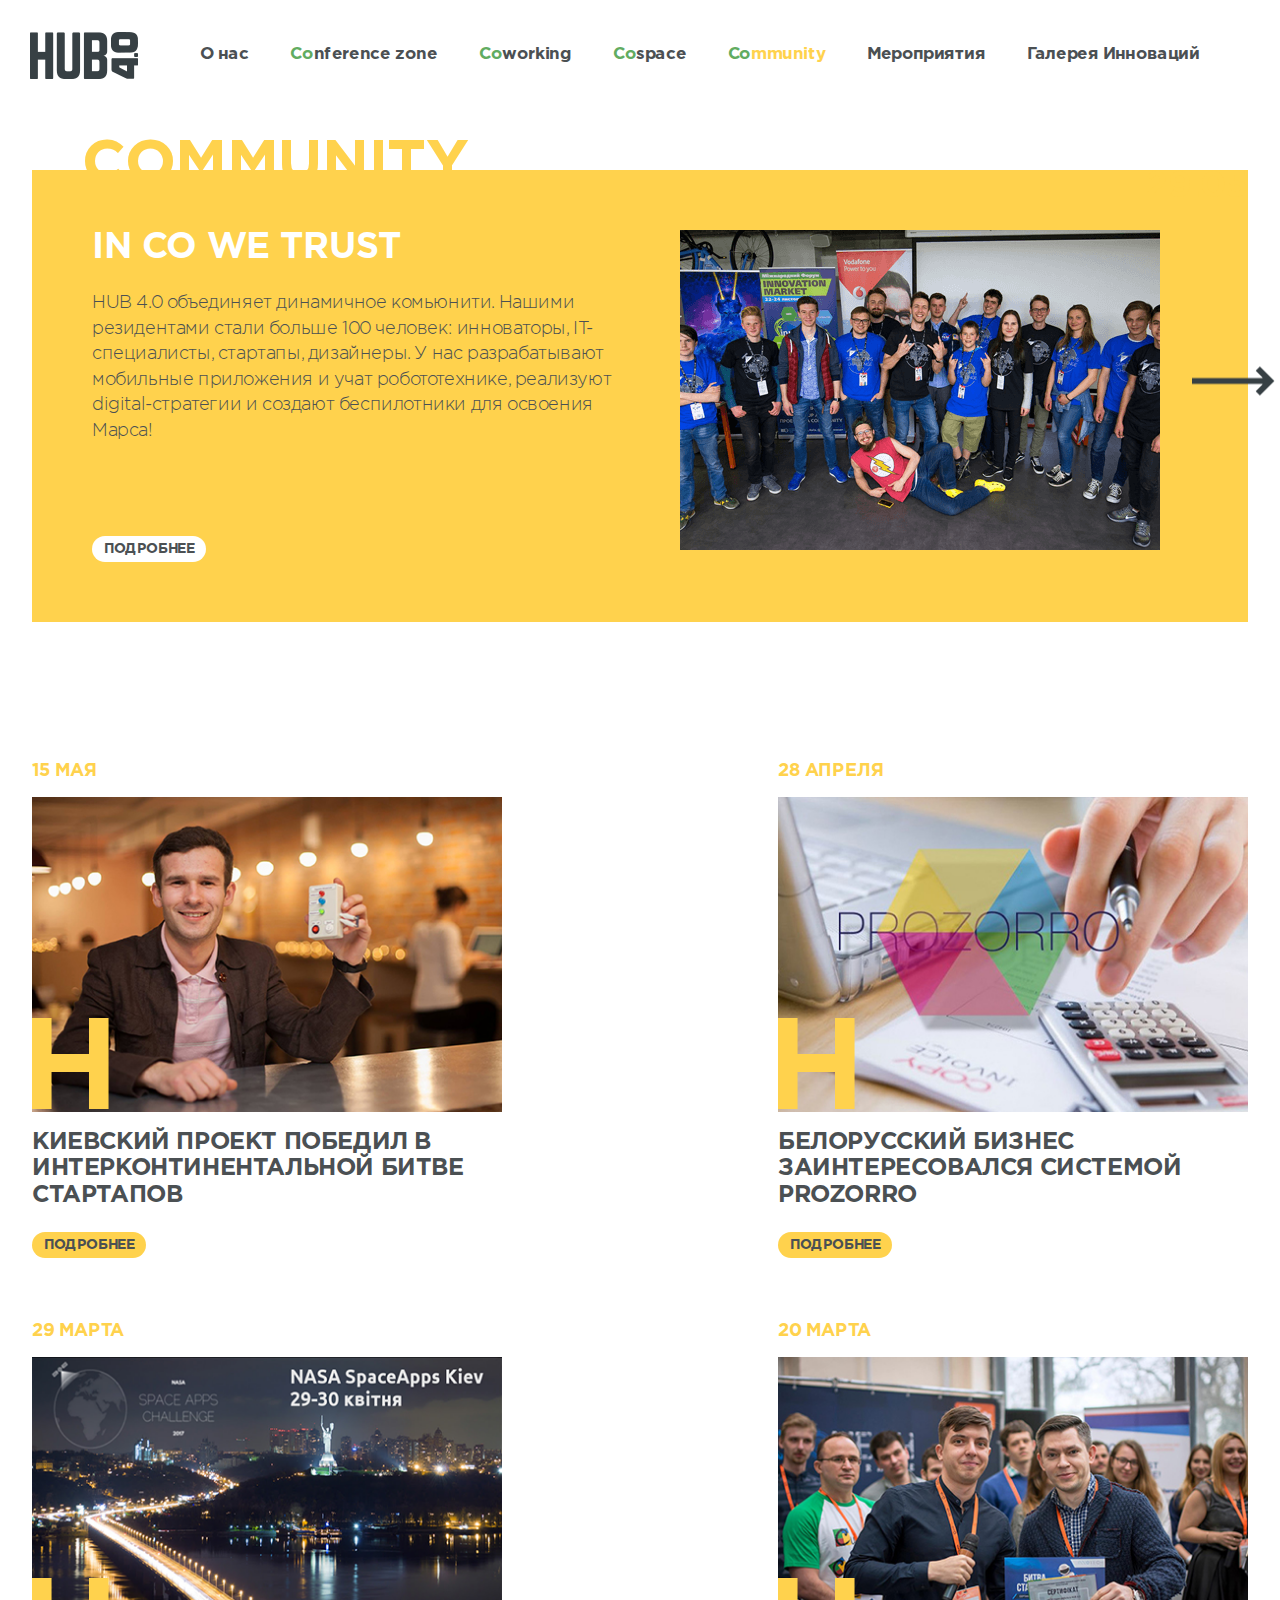
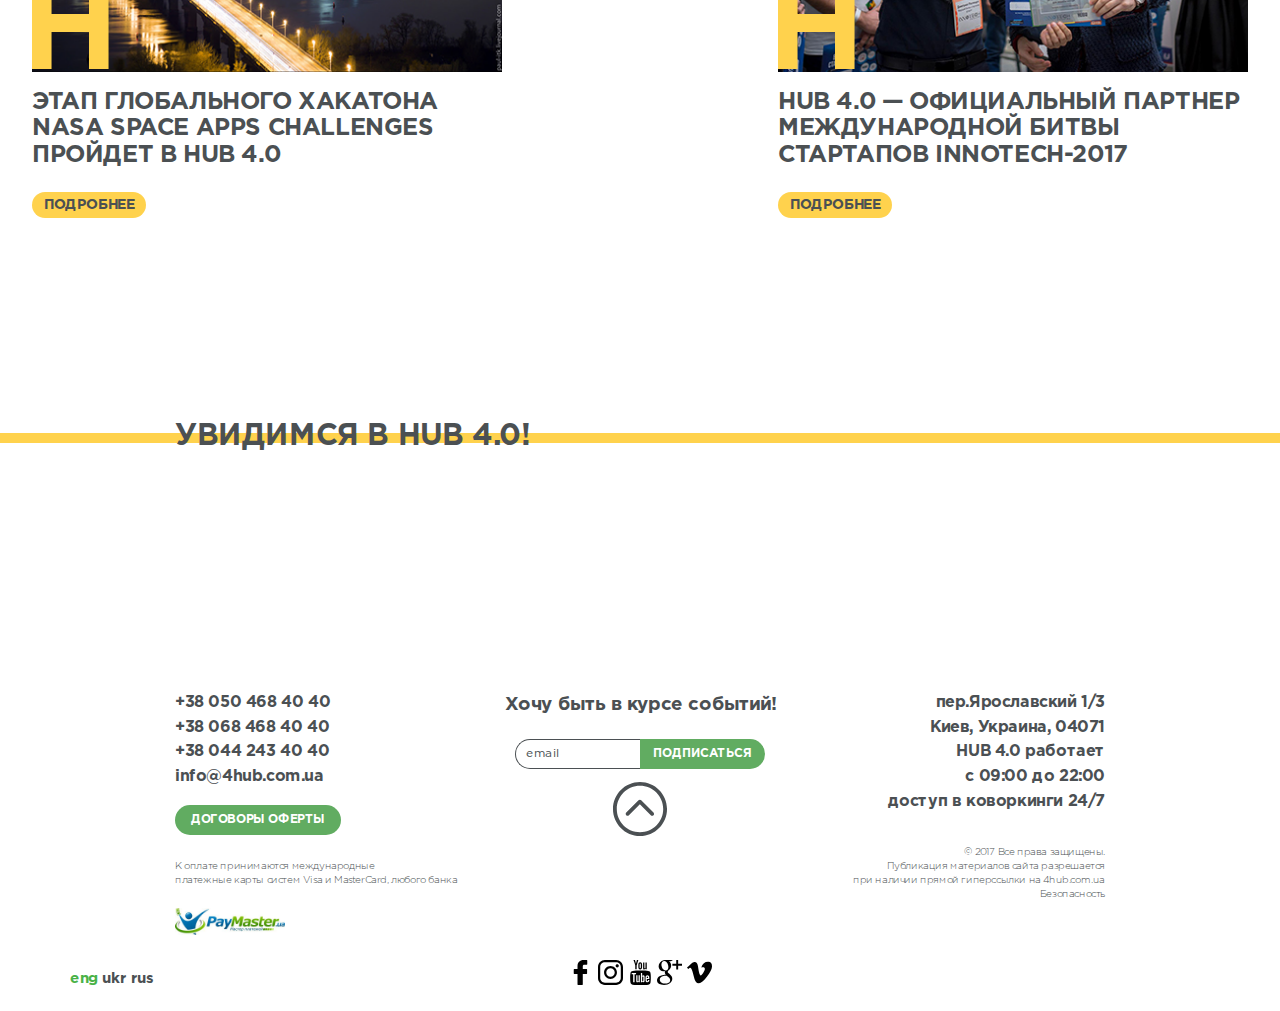
<file: opened-news.html>
<!DOCTYPE html>
<html lang="en">
<head>
	<meta charset="UTF-8">
	<title>opened-news-page</title>
	<meta http-equiv="X-UA-Compatible" content="IE=edge">
	<meta name="viewport" content="width=device-width, initial-scale=1.0">
	<link rel="stylesheet" href="css/preloader.css">
	<link rel="stylesheet" href="css/main.css">
</head>
<body>
	
	<div id="barba-wrapper">
		<div class="transition-container active">
			<div class="logo-wrap">
				<div class="logo">
					<img src="img/white-logo.png" alt="" />
				</div>
			</div>
		</div>
		<div class="barba-container">


			<div class="wrapper  opened-news-wrapper" >
				<header class="header">
					<div class="logo__container">
						<a class="logo__link" href="index.html" >	
							<img class="logo__img" src="img/logo.png" alt="logo">
						</a>
					</div>

					<nav class="navigation">
						<ul class="navigation__list">
							<li class="navigation__item navigation__item_main"><a href="index.html" class="navigation__link"> Главная </a></li>
							<li class="navigation__item "><a href="about.html" class="navigation__link"> О нас </a></li>
							<li class="navigation__item"><a href="conference.html" class="navigation__link"> <span class="Dgreen">Co</span>nference zone</a></li>
							<li class="navigation__item "><a href="coworking.html" class="navigation__link"> <span class="Dgreen">Co</span>working  </a></li>
							<li class="navigation__item "><a href="freespace.html" class="navigation__link"> <span class="Dgreen">Co</span>space</a></li>
							<li class="navigation__item active"><a href="opened-news.html" class="navigation__link"><span class="Dgreen"> Co</span>mmunity</a></li>
							<li class="navigation__item "><a href="all-poster.html" class="navigation__link"> Мероприятия </a></li>
							<li class="navigation__item"><a href="innovations.html" class="navigation__link"> Галерея Инноваций</a></li>
						</ul>

						<div class="language language_mobile">
							<ul class="language__list">
								<li class="language__item active"><a href="#" class="language__link">eng</a></li>
								<li class="language__item"><a href="#" class="language__link">ukr</a></li>
								<li class="language__item"><a href="#" class="language__link">rus</a></li>
							</ul>
						</div>

					</nav>



					<button class="burger">
						<svg id="burger-svg" data-name="Layer 1" xmlns="http://www.w3.org/2000/svg" viewBox="0 0 50 50">
							<title>Show / Hide Navigation</title>
							<rect class="burger-svg__base" width="50" height="50" fill="#1f201c"/>
							<g class="burger-svg__bars" fill="#fff">
								<rect class="burger-svg__bar burger-svg__bar-1" x="14" y="18" width="22" height="2"/>
								<rect class="burger-svg__bar burger-svg__bar-2" x="14" y="24" width="22" height="2"/>
								<rect class="burger-svg__bar burger-svg__bar-3" x="14" y="30" width="22" height="2"/>
							</g>
						</svg>
					</button>
				</header>

				<div class="fixed__container">

					<!-- gallery -->
					<section class="section section-1" >

						<div class="news__slider__container">
							<h2 class="news__slider__title">Community</h2>

							<ul class="news__slider owl-carousel" id="news__slider">
								<li class="news__slider__item">
									<div class="news__slider__item__date">29.05</div>

									<div class="news__slider__item__pic__container">
										<div class="news__slider__item__pic">
											<img src="img/content/news/NASA_480x320_6.png" alt="1">
										</div>
									</div>
									<div class="news__slider__item__info">
										<h3 class="news__slider__item__title">In Co We Trust</h3>
										<p class="news__slider__item__text">HUB 4.0 объединяет динамичное комьюнити. Нашими резидентами стали больше 100 человек: инноваторы, IT-специалисты, стартапы, дизайнеры. У нас разрабатывают мобильные приложения и учат робототехнике, реализуют digital-стратегии и создают беспилотники для освоения Марса!</p>
										<a href="single-opened-news.html" class="btn more-news-btn">Подробнее</a>
									</div>

								</li>

								<li class="news__slider__item">
									<div class="news__slider__item__date">18.04</div>

									<div class="news__slider__item__pic__container">
										<div class="news__slider__item__pic">
											<img src="img/content/news/NASA_480x320_3.png" alt="1">
										</div>
									</div>
									<div class="news__slider__item__info">
										<h3 class="news__slider__item__title">NASA Space Apps Challenge в HUB 4.0</h3>
										<p class="news__slider__item__text">29 и 30 апреля в HUB 4.0 пройдет киевский этап Международного хакатона NASA Space Apps Challenge. Региональные этапы примут Одесса и Днепр.
											Темой этого года станет планета Земля. Ученые, инженеры, программисты, разработчики и дизайнеры соберутся на 48 часов, чтобы предложить решения глобальных проблем человечества в сферах экологии и прогнозирования, природных катаклизмов, мирового океана и других. Задачи для участников в NASA обнародуют в ближайшее время.</p>
											<a href="single-opened-news.html" class="btn more-news-btn">Подробнее</a>
										</div>

									</li>

								</ul>
								<a href="#" class="control__btn control__btn-next news__slider__btn-next"><img src="img/icons/dark-long-arrow.png" alt="long-arrow-next"><img class="yellow-mob-arrow" src="img/icons/yellow-long-arrow.png" alt="long-arrow-next"></a>

							</div>

						</section>

						<!-- other news item-->
						<section class="section section-2" >
							<ul class="all__news__container">
								<li class="all__news__item">
									<div class="all__news__item__date">15 мая</div>
									<div class="all__news__item__pic">
										<img src="img/content/news/15.05.2017/15.05.2017.jpg" alt="1">
									</div>
									<h3 class="all__news__item__title">
										Киевский проект победил в Интерконтинентальной битве стартапов
									</h3>
									<a href="single-opened-news.html" class="btn more-news-btn">Подробнее</a>
								</li>

								<li class="all__news__item">
									<div class="all__news__item__date">28 апреля</div>
									<div class="all__news__item__pic">
										<img src="img/content/news/28.04.2017/1.jpg" alt="1">
									</div>
									<h3 class="all__news__item__title">
										Белорусский бизнес заинтересовался системой ProZorro

									</h3>
									<a href="single-opened-news.html" class="btn more-news-btn">Подробнее</a>
								</li>

								<li class="all__news__item">
									<div class="all__news__item__date">29 марта</div>
									<div class="all__news__item__pic">
										<img src="img/content/news/29.03.2017/1.png" alt="1">
									</div>
									<h3 class="all__news__item__title">
										Этап глобального хакатона NASA Space Apps Challenges пройдет в HUB 4.0

									</h3>
									<a href="single-opened-news.html" class="btn more-news-btn">Подробнее</a>
								</li>

								<li class="all__news__item">
									<div class="all__news__item__date">20 марта</div>
									<div class="all__news__item__pic">
										<img src="img/content/news/20.03.2017/1.jpg" alt="1">
									</div>
									<h3 class="all__news__item__title">
										HUB 4.0 — ОФИЦИАЛЬНЫЙ ПАРТНЕР 
										МЕЖДУНАРОДНОЙ БИТВЫ 
										СТАРТАПОВ INNOTECH-2017
									</h3>
									<a href="single-opened-news.html" class="btn more-news-btn">Подробнее</a>
								</li>
							</ul>
						</section>

						<section class="section section-5" >


							<div class="footer__container">

								<div class="footer__headline">Увидимся в hub 4.0! </div>
								<div class="footer__map">
									<iframe style="pointer-events: none;"  src="https://www.google.com/maps/embed?pb=!1m18!1m12!1m3!1d2539.6161142511028!2d30.508987676156256!3d50.46687285782605!2m3!1f0!2f0!3f0!3m2!1i1024!2i768!4f13.1!3m3!1m2!1s0x40d4ce6c8011bd9b%3A0xd60691de1458adbc!2z0KXQsNCxIDQuMA!5e0!3m2!1suk!2sua!4v1493912115287" width="600" height="450" frameborder="0" style="border:0" allowfullscreen></iframe>
								</div>
								<div class="contacts">
									<div class="contacts__left">
										<ul class="contact__list">
											<li class="contact__item"><a href="tel:+380504684040" class="contact__link">	+38 050 468 40 40</a></li>
											<li class="contact__item"><a href="tel:+380684684040" class="contact__link">+38 068 468 40 40</a></li>
											<li class="contact__item"><a href="tel:+380442434040" class="contact__link">+38 044 243 40 40</a></li>
											<li class="contact__item"><a href="mailto:info@4hub.com.ua" class="contact__link">info@4hub.com.ua</a></li>
										</ul>
									</div>

									<div class="contacts__right contacts__right__mobile">
										<ul class="contact__list">
											<li class="contact__item"><a class="map__link" href="https://goo.gl/maps/HhT8iFkmfr32">пер.Ярославский 1/3</a></li>
											<li class="contact__item"><a class="map__link" href="https://goo.gl/maps/HhT8iFkmfr32">	Киев, Украина, 04071</a></li>
											<li class="contact__item">HUB 4.0 работает</li>
											<li class="contact__item">с 09:00 до 22:00</li>
											<li class="contact__item">доступ в коворкинги 24/7</li>
										</ul>
									</div>




									<div class="contacts__form__wrap">
										<form class="contacts__form">
											<h3 class="contacts__form__title">Хочу быть в курсе событий!</h3>
											<input class="contacts__form__input__mail" type="email" id="user-email" name="user-email" placeholder="email">
											<button class="btn contacts__form__btn" type="submit">Подписаться</button>
										</form>
										<div class="footer-arrow-container">
											<img src="img/icons/footer-arrow-up.svg" alt="" class="footer-arrow" id="toTop">
										</div>
									</div>

									<div class="contacts__right">
										<ul class="contact__list">
											<li class="contact__item"><a class="map__link" href="https://goo.gl/maps/HhT8iFkmfr32">пер.Ярославский 1/3</a></li>
											<li class="contact__item"><a class="map__link" href="https://goo.gl/maps/HhT8iFkmfr32">	Киев, Украина, 04071</a></li>
											<li class="contact__item">HUB 4.0 работает</li>
											<li class="contact__item">с 09:00 до 22:00</li>
											<li class="contact__item">доступ в коворкинги 24/7</li>
										</ul>
									</div>
								</div>

								<div class="footer__bottom">
									<div class="footer__bottom__left">
										<a class="btn btn-offer" href="#">Договоры оферты</a>
										<p class="footer__bottom__text">К оплате принимаются международные <br>
											платежные карты систем Visa и MasterСard, любого банка</p>

											<div class="footer__bottom__pic">
												<img src="img/content/pay.jpg" alt="pay">
											</div>

										</div>
										<div class="footer__bottom__right">
											<p class="footer__bottom__copyright">
												© 2017 Все права защищены. <br>
												Публикация материалов сайта разрешается <br>
												при наличии прямой гиперссылки на 4hub.com.ua  <br>
												Безопасность
											</p>
										</div>
									</div>

									<div class="footer__social  footer__social--index">
										<a href="#" class="footer__social__icon">
											<img src="img/icons/facebook-logo.svg" alt="facebook">
										</a>
										<a href="#" class="footer__social__icon">
											<img src="img/icons/instagram-logo.svg" alt="instagram">
										</a>
										<a href="#" class="footer__social__icon">
											<img src="img/icons/youtube-logo.svg" alt="youtube">
										</a>
										<a href="#" class="footer__social__icon">
											<img src="img/icons/google-plus-symbol.svg" alt="google+">
										</a>
										<a href="#" class="footer__social__icon">
											<img src="img/icons/vimeo-logo.svg" alt="vimeo">
										</a>
									</div>



								</div>

							</section>


						</div>


						<div class="language">
							<ul class="language__list">
								<li class="language__item active"><a href="#" class="language__link">eng</a></li>
								<li class="language__item"><a href="#" class="language__link">ukr</a></li>
								<li class="language__item"><a href="#" class="language__link">rus</a></li>
							</ul>
						</div>


					</div> <!-- end wrapper  -->



				</div>
			</div>

			<script src="js/libs/jQuery2.2.4.js"></script>
			<script src="js/libs/barba.min.js"></script>
			<script src="js/libs/owl.carousel.min.js"></script>
			<script src="js/libs/jquery.fullpage.extensions.min.js"></script>
			<script src="js/libs/scrolloverflow.min.js"></script>
			<script src="js/libs/jquery.easings.min.js"></script>
			<script src="js/libs/jquery.fullpage.min.js"></script>
			<script src="js/libs/TweenMax.js"></script>
			<script src="js/libs/imagesLoaded.js"></script>
			<script src="js/libs/jquery-imagefill.js"></script>
			<script src="js/libs/wickedpicker.min.js"></script>
			<script src="js/libs/datepicker.min.js"></script>
				<script src="js/libs/BigPicture.min.js"></script>
			<script src="js/main.js"></script>
		</body>
		</html>
</file>
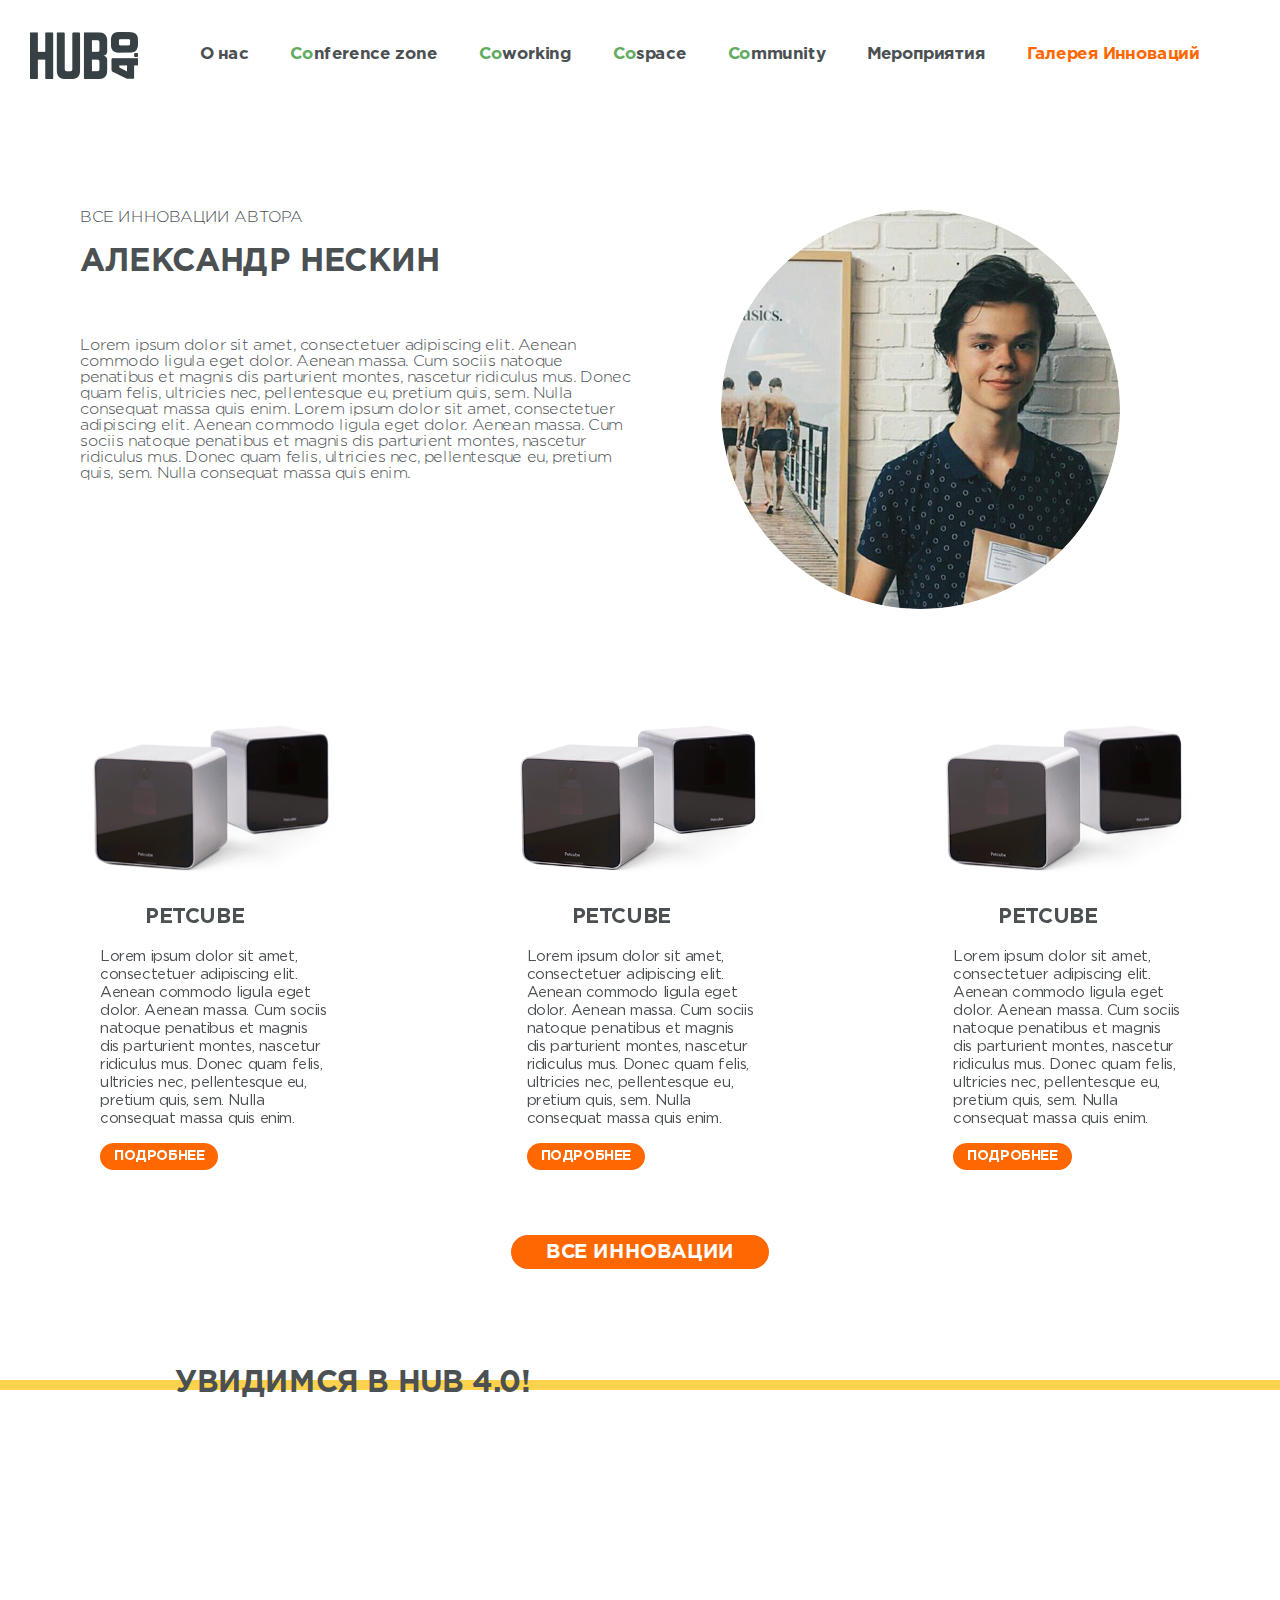
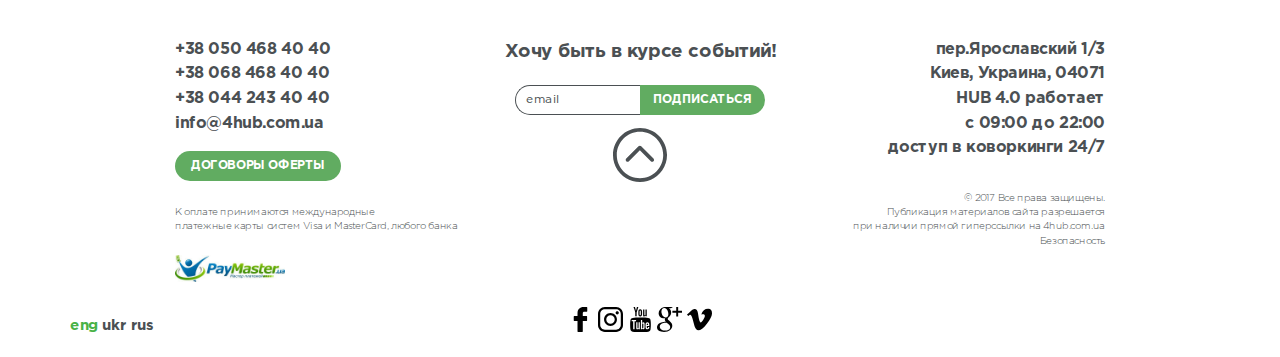
<file: popup-opened-innovations.html>
<!DOCTYPE html>
<html lang="en">
<head>
	<meta charset="UTF-8">
	<title>popup-opened-innovations</title>
	<meta http-equiv="X-UA-Compatible" content="IE=edge">
	<meta name="viewport" content="width=device-width, initial-scale=1.0">
	<link rel="stylesheet" href="css/preloader.css">
	<link rel="stylesheet" href="css/main.css">
</head>
<body>
	<div id="barba-wrapper">
		<div class="transition-container active">
			<div class="logo-wrap">
				<div class="logo">
					<img src="img/white-logo.png" alt="" />
				</div>
			</div>
		</div>
		<div class="barba-container">

			<div class="wrapper poster-wrap opened-innovations-wrapper" >
				<header class="header header__innovation">
					<div class="logo__container">
						<a class="logo__link" href="index.html" >
							<img class="logo__img" src="img/logo.png" alt="logo">
						</a>
					</div>

					<nav class="navigation">
						<ul class="navigation__list">
							<li class="navigation__item navigation__item_main"><a href="index.html" class="navigation__link"> Главная </a></li>
							<li class="navigation__item "><a href="about.html" class="navigation__link"> О нас </a></li>
							<li class="navigation__item"><a href="conference.html" class="navigation__link"> <span class="Dgreen">Co</span>nference zone</a></li>
							<li class="navigation__item "><a href="coworking.html" class="navigation__link"> <span class="Dgreen">Co</span>working  </a></li>
							<li class="navigation__item "><a href="freespace.html" class="navigation__link"> <span class="Dgreen">Co</span>space</a></li>
							<li class="navigation__item"><a href="opened-news.html" class="navigation__link"><span class="Dgreen"> Co</span>mmunity</a></li>
							<li class="navigation__item "><a href="all-poster.html" class="navigation__link"> Мероприятия </a></li>
							<li class="navigation__item active"><a href="innovations.html" class="navigation__link"> Галерея Инноваций</a></li>
						</ul>

						<div class="language language_mobile">
							<ul class="language__list">
								<li class="language__item active"><a href="#" class="language__link">eng</a></li>
								<li class="language__item"><a href="#" class="language__link">ukr</a></li>
								<li class="language__item"><a href="#" class="language__link">rus</a></li>
							</ul>
						</div>

					</nav>



					<button class="burger">
						<svg id="burger-svg" data-name="Layer 1" xmlns="http://www.w3.org/2000/svg" viewBox="0 0 50 50">
							<title>Show / Hide Navigation</title>
							<rect class="burger-svg__base" width="50" height="50" fill="#1f201c"/>
							<g class="burger-svg__bars" fill="#fff">
								<rect class="burger-svg__bar burger-svg__bar-1" x="14" y="18" width="22" height="2"/>
								<rect class="burger-svg__bar burger-svg__bar-2" x="14" y="24" width="22" height="2"/>
								<rect class="burger-svg__bar burger-svg__bar-3" x="14" y="30" width="22" height="2"/>
							</g>
						</svg>
					</button>
				</header>

				<div class="fixed__container fixed-innovation-container ">


					<div class="all-innovations__popup__wrap">

						<div class="all-innovations__popup">
							<div class="all-innovations__author">

								<div class="all-innovations__author__info">
									<div class="all-innovations__author__headline">
										Все инновации автора
									</div>
									<div class="all-innovations__author__name">
										Александр Нескин
									</div>
									<div class="all-innovations__author__text">
										Lorem ipsum dolor sit amet, consectetuer adipiscing elit. Aenean commodo ligula eget dolor. Aenean massa. Cum sociis natoque penatibus et magnis dis parturient montes, nascetur ridiculus mus. Donec quam felis, ultricies nec, pellentesque eu, pretium quis, sem. Nulla consequat massa quis enim.  Lorem ipsum dolor sit amet, consectetuer adipiscing elit. Aenean commodo ligula eget dolor. Aenean massa. Cum sociis natoque penatibus et magnis dis parturient montes, nascetur ridiculus mus. Donec quam felis, ultricies nec, pellentesque eu, pretium quis, sem. Nulla consequat massa quis enim. 
									</div>
								</div>

								<div class="all-innovations__author__pic">
									<img class="all-innovations__author__img" src="img/content/innovations/authors/1-1.jpg" alt="1">
								</div>
							</div>

							<div class="all-innovations__author__gallery owl-carousel">
								<!-- all-innovations__author__gallery ITEM -->
								<div class="all-innovations__author__gallery__item">
									<div class="all-innovations__author__gallery__pic">
										<img src="img/content/innovations/gallery/1.png" alt="1">
									</div>
									<div class="all-innovations__author__gallery__title">
										Petcube
									</div>
									<div class="all-innovations__author__gallery__info">
										Lorem ipsum dolor sit amet, consectetuer adipiscing elit. Aenean commodo ligula eget dolor. Aenean massa. Cum sociis natoque penatibus et magnis dis parturient montes, nascetur ridiculus mus. Donec quam felis, ultricies nec, pellentesque eu, pretium quis, sem. Nulla consequat massa quis enim.
										<a href="#" class="more__link more__link--orange">Подробнее</a>
									</div>

								</div>

								<!-- all-innovations__author__gallery ITEM -->
								<div class="all-innovations__author__gallery__item">
									<div class="all-innovations__author__gallery__pic">
										<img src="img/content/innovations/gallery/1.png" alt="1">
									</div>
									<div class="all-innovations__author__gallery__title">
										Petcube
									</div>
									<div class="all-innovations__author__gallery__info">
										Lorem ipsum dolor sit amet, consectetuer adipiscing elit. Aenean commodo ligula eget dolor. Aenean massa. Cum sociis natoque penatibus et magnis dis parturient montes, nascetur ridiculus mus. Donec quam felis, ultricies nec, pellentesque eu, pretium quis, sem. Nulla consequat massa quis enim.

										<a href="#" class="more__link more__link--orange">Подробнее</a>
									</div>
								</div>
							</div>

							<!-- all-innovations__author__gallery__controls -->

			<!-- 		<div class="all-innovations__author__gallery__controls">
						<a href="#" class="control__btn control__btn-prev all-innovations__author__gallery__btn-prev"><img src="img/icons/long-arrow.png" alt="long-arrow-prev"></a>
						<a href="#" class="control__btn control__btn-next all-innovations__author__gallery__btn-next"><img src="img/icons/long-arrow.png" alt="long-arrow-next"></a>
					</div> 
				-->


				<!-- <button class="btn close-popup">Закрыть</button> -->
				<div class="innovationGallery__link__wrap">
					<a href="innovations.html#newInnovCont" class="innovationGallery__link">Все инновации</a>
				</div>
			</div>
		</div>



		<section class="section section-5" >


			<div class="footer__container">

				<div class="footer__headline">Увидимся в hub 4.0! </div>
				<div class="footer__map">
					<iframe style="pointer-events: none;"  src="https://www.google.com/maps/embed?pb=!1m18!1m12!1m3!1d2539.6161142511028!2d30.508987676156256!3d50.46687285782605!2m3!1f0!2f0!3f0!3m2!1i1024!2i768!4f13.1!3m3!1m2!1s0x40d4ce6c8011bd9b%3A0xd60691de1458adbc!2z0KXQsNCxIDQuMA!5e0!3m2!1suk!2sua!4v1493912115287" width="600" height="450" frameborder="0" style="border:0" allowfullscreen></iframe>
				</div>
				<div class="contacts">
					<div class="contacts__left">
						<ul class="contact__list">
							<li class="contact__item"><a href="tel:+380504684040" class="contact__link">	+38 050 468 40 40</a></li>
							<li class="contact__item"><a href="tel:+380684684040" class="contact__link">+38 068 468 40 40</a></li>
							<li class="contact__item"><a href="tel:+380442434040" class="contact__link">+38 044 243 40 40</a></li>
							<li class="contact__item"><a href="mailto:info@4hub.com.ua" class="contact__link">info@4hub.com.ua</a></li>
						</ul>
					</div>

					<div class="contacts__right contacts__right__mobile">
						<ul class="contact__list">
							<li class="contact__item"><a class="map__link" href="https://goo.gl/maps/HhT8iFkmfr32">пер.Ярославский 1/3</a></li>
							<li class="contact__item"><a class="map__link" href="https://goo.gl/maps/HhT8iFkmfr32">	Киев, Украина, 04071</a></li>
							<li class="contact__item">HUB 4.0 работает</li>
							<li class="contact__item">с 09:00 до 22:00</li>
							<li class="contact__item">доступ в коворкинги 24/7</li>
						</ul>
					</div>




					<div class="contacts__form__wrap">
						<form class="contacts__form">
							<h3 class="contacts__form__title">Хочу быть в курсе событий!</h3>
							<input class="contacts__form__input__mail" type="email" id="user-email" name="user-email" placeholder="email">
							<button class="btn contacts__form__btn" type="submit">Подписаться</button>
						</form>
						<div class="footer-arrow-container">
							<img src="img/icons/footer-arrow-up.svg" alt="" class="footer-arrow" id="toTop">
						</div>
					</div>

					<div class="contacts__right">
						<ul class="contact__list">
							<li class="contact__item"><a class="map__link" href="https://goo.gl/maps/HhT8iFkmfr32">пер.Ярославский 1/3</a></li>
							<li class="contact__item"><a class="map__link" href="https://goo.gl/maps/HhT8iFkmfr32">	Киев, Украина, 04071</a></li>
							<li class="contact__item">HUB 4.0 работает</li>
							<li class="contact__item">с 09:00 до 22:00</li>
							<li class="contact__item">доступ в коворкинги 24/7</li>
						</ul>
					</div>
				</div>

				<div class="footer__bottom">
					<div class="footer__bottom__left">
						<a class="btn btn-offer" href="#">Договоры оферты</a>
						<p class="footer__bottom__text">К оплате принимаются международные <br>
							платежные карты систем Visa и MasterСard, любого банка</p>

							<div class="footer__bottom__pic">
								<img src="img/content/pay.jpg" alt="pay">
							</div>

						</div>
						<div class="footer__bottom__right">
							<p class="footer__bottom__copyright">
								© 2017 Все права защищены. <br>
								Публикация материалов сайта разрешается <br>
								при наличии прямой гиперссылки на 4hub.com.ua  <br>
								Безопасность
							</p>
						</div>
					</div>

					<div class="footer__social  footer__social--index">
						<a href="#" class="footer__social__icon">
							<img src="img/icons/facebook-logo.svg" alt="facebook">
						</a>
						<a href="#" class="footer__social__icon">
							<img src="img/icons/instagram-logo.svg" alt="instagram">
						</a>
						<a href="#" class="footer__social__icon">
							<img src="img/icons/youtube-logo.svg" alt="youtube">
						</a>
						<a href="#" class="footer__social__icon">
							<img src="img/icons/google-plus-symbol.svg" alt="google+">
						</a>
						<a href="#" class="footer__social__icon">
							<img src="img/icons/vimeo-logo.svg" alt="vimeo">
						</a>
					</div>



				</div>

			</section>



		</div>


		<div class="language">
			<ul class="language__list">
				<li class="language__item active"><a href="#" class="language__link">eng</a></li>
				<li class="language__item"><a href="#" class="language__link">ukr</a></li>
				<li class="language__item"><a href="#" class="language__link">rus</a></li>
			</ul>
		</div>

	</div> <!-- end wrapper  -->


</div>
</div>


<script src="js/libs/jQuery2.2.4.js"></script>
<script src="js/libs/barba.min.js"></script>
<script src="js/libs/owl.carousel.min.js"></script>
<script src="js/libs/jquery.fullpage.extensions.min.js"></script>
<script src="js/libs/scrolloverflow.min.js"></script>
<script src="js/libs/jquery.easings.min.js"></script>
<script src="js/libs/jquery.fullpage.min.js"></script>
<script src="js/libs/TweenMax.js"></script>
<script src="js/libs/imagesLoaded.js"></script>
<script src="js/libs/jquery-imagefill.js"></script>
<script src="js/libs/wickedpicker.min.js"></script>
<script src="js/libs/datepicker.min.js"></script>
	<script src="js/libs/BigPicture.min.js"></script>
<script src="js/main.js"></script>
</body>
</html>
</file>
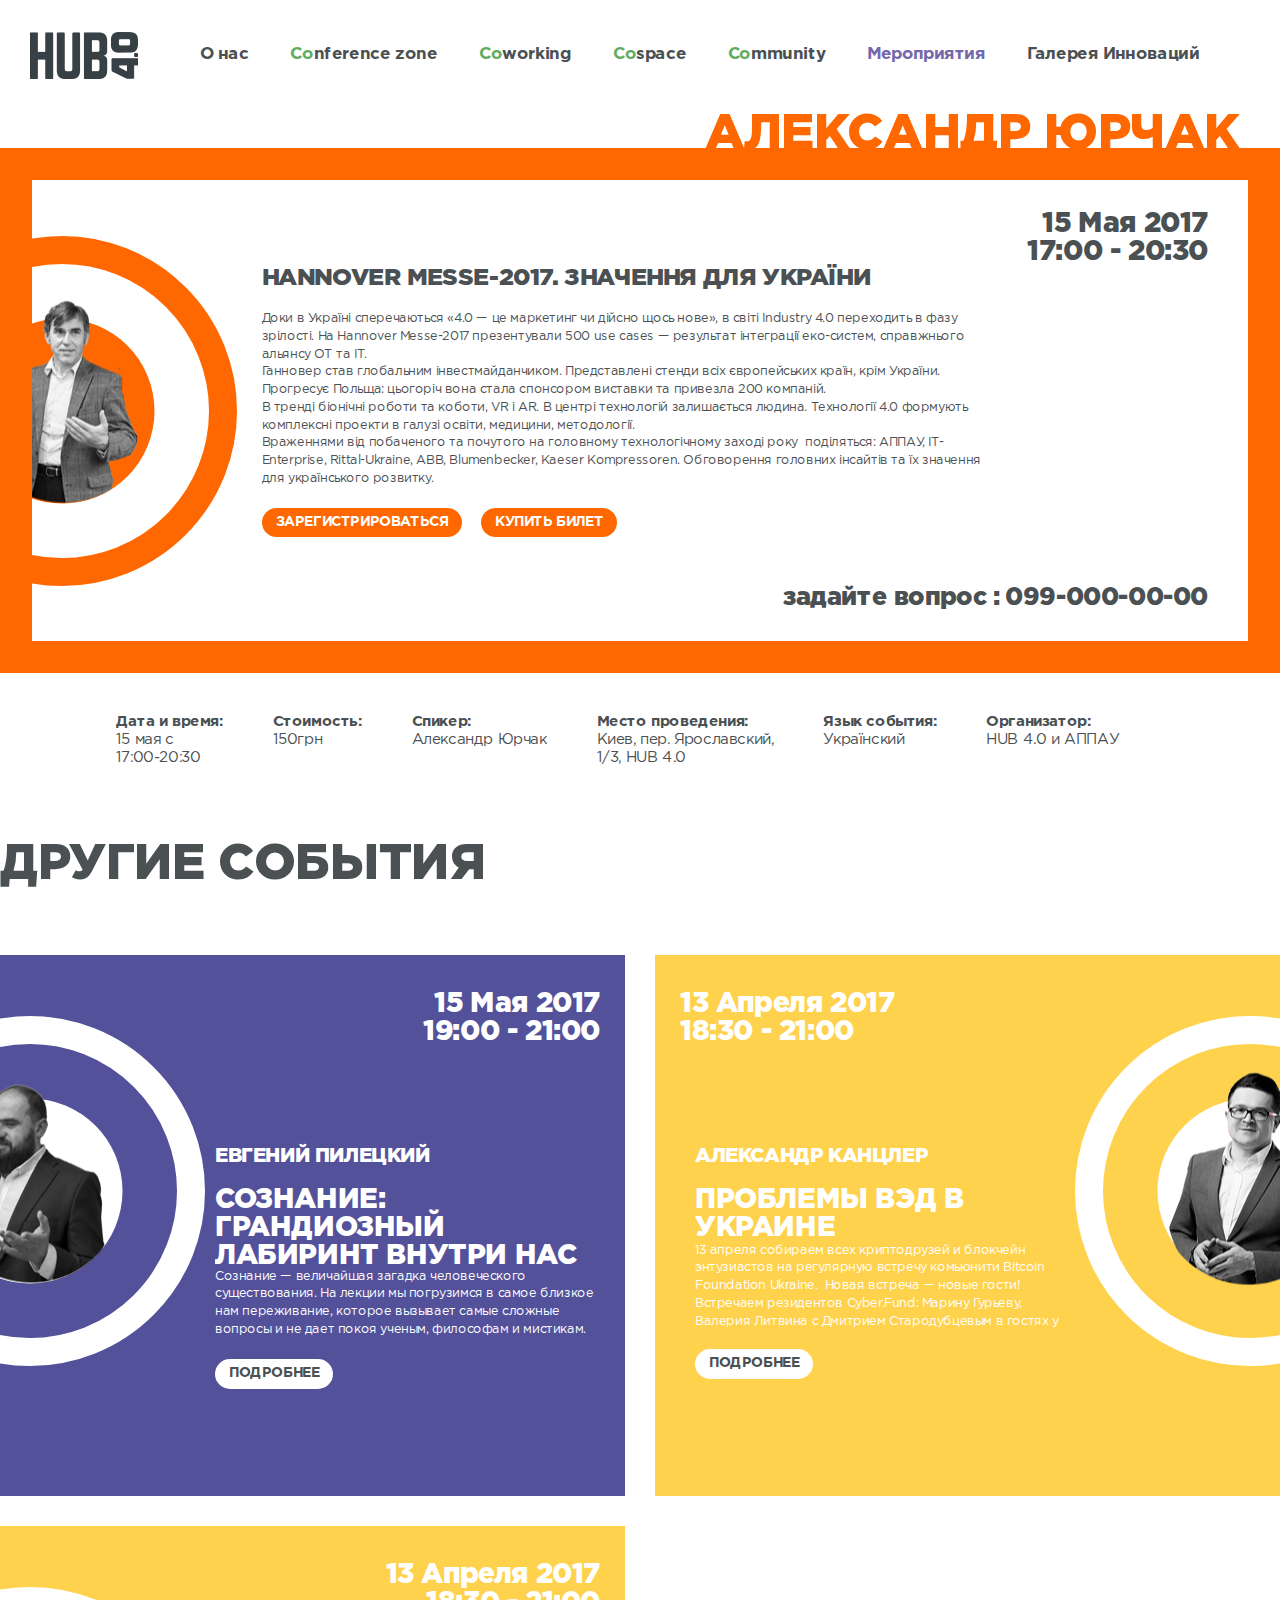
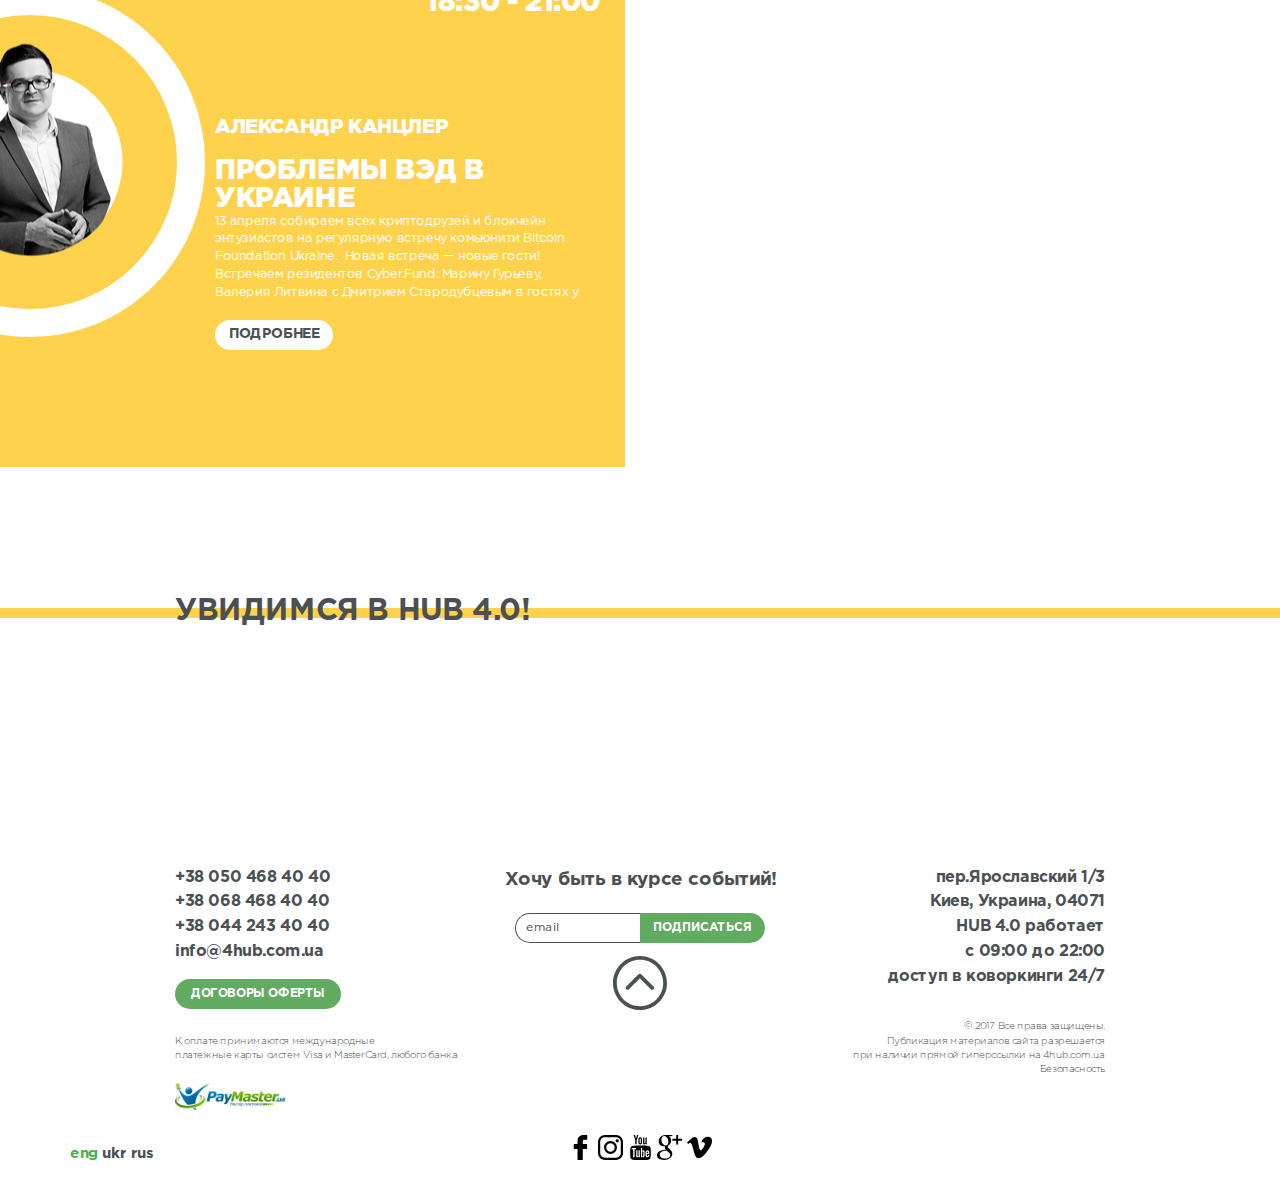
<file: poster.html>
<!DOCTYPE html>
<html lang="en">
<head>
	<meta charset="UTF-8">
	<title>poster-page</title>
	<meta http-equiv="X-UA-Compatible" content="IE=edge">
	<meta name="viewport" content="width=device-width, initial-scale=1.0">
	<link rel="stylesheet" href="css/preloader.css">
	<link rel="stylesheet" href="css/main.css">
</head>
<body>
	<div id="barba-wrapper">
		<div class="transition-container active">
			<div class="logo-wrap">
				<div class="logo">
					<img src="img/white-logo.png" alt="" />
				</div>
			</div>
		</div>
		<div class="barba-container">


			<div class="wrapper poster-wrap" >
				<header class="header">
					<div class="logo__container">
						<a class="logo__link" href="index.html" >
							<img class="logo__img" src="img/logo.png" alt="logo">
						</a>
					</div>

					<nav class="navigation">
						<ul class="navigation__list">
								<li class="navigation__item navigation__item_main"><a href="index.html" class="navigation__link"> Главная </a></li>
							<li class="navigation__item "><a href="about.html" class="navigation__link"> О нас </a></li>
							<li class="navigation__item"><a href="conference.html" class="navigation__link"> <span class="Dgreen">Co</span>nference zone</a></li>
							<li class="navigation__item "><a href="coworking.html" class="navigation__link"> <span class="Dgreen">Co</span>working  </a></li>
							<li class="navigation__item "><a href="freespace.html" class="navigation__link"> <span class="Dgreen">Co</span>space</a></li>
							<li class="navigation__item"><a href="opened-news.html" class="navigation__link"><span class="Dgreen"> Co</span>mmunity</a></li>
							<li class="navigation__item active"><a href="all-poster.html" class="navigation__link"> Мероприятия </a></li>
							<li class="navigation__item"><a href="innovations.html" class="navigation__link"> Галерея Инноваций</a></li>
						</ul>

						<div class="language language_mobile">
							<ul class="language__list">
								<li class="language__item active"><a href="#" class="language__link">eng</a></li>
								<li class="language__item"><a href="#" class="language__link">ukr</a></li>
								<li class="language__item"><a href="#" class="language__link">rus</a></li>
							</ul>
						</div>

					</nav>



					<button class="burger">
						<svg id="burger-svg" data-name="Layer 1" xmlns="http://www.w3.org/2000/svg" viewBox="0 0 50 50">
							<title>Show / Hide Navigation</title>
							<rect class="burger-svg__base" width="50" height="50" fill="#1f201c"/>
							<g class="burger-svg__bars" fill="#fff">
								<rect class="burger-svg__bar burger-svg__bar-1" x="14" y="18" width="22" height="2"/>
								<rect class="burger-svg__bar burger-svg__bar-2" x="14" y="24" width="22" height="2"/>
								<rect class="burger-svg__bar burger-svg__bar-3" x="14" y="30" width="22" height="2"/>
							</g>
						</svg>
					</button>
				</header>


				<div class="fixed__container">
					<div class="main-event__wrap main-event__wrap-orange">
						<div class="title main-event__title">Александр Юрчак</div>
						<div class="main-event ">

							<div class="main-event__date">
								<div class="main-event__date_day">15 Мая 2017  </div>
								<div class="main-event__date_hours">17:00 - 20:30 </div>
							</div>

							<div class="main-event__pic">
								<div class="conference__item ">
									<div class="conference__item__wrap">

										<div class="conference__pic">
											<div class="conference__circle">
												<img class="conference__img" src="img/content/persons/yurchak.png" alt="conf-1">
												<p class="conference__powered">powered by <span class="bolder">hub 4.0</span></p>
											</div>
										</div>

									</div>


								</div>
							</div>


							<div class="main-event__text">

								<div class="poster__title">Hannover Messe-2017. Значення для України</div> <br>


								Доки в Україні сперечаються «4.0 — це маркетинг чи дійсно щось нове», в світі Industry 4.0 переходить в фазу зрілості. На Hannover Messe-2017 презентували 500 use cases — результат інтеграції еко-систем, справжнього альянсу ОТ та ІТ.<br>Ганновер став глобальним інвестмайданчиком. Представлені стенди всіх європейських країн, крім України. Прогресує Польща: цьогоріч вона стала спонсором виставки та привезла 200 компаній.<br>В тренді біонічні роботи та коботи, VR і AR. В центрі технологій залишається людина. Технології 4.0 формують комплексні проекти в галузі освіти, медицини, методології.<br>Враженнями від побаченого та почутого на головному технологічному заході року  поділяться: АППАУ, IT-Enterprise, Rittal-Ukraine, ABB, Blumenbecker, Kaeser Kompressoren. Обговорення головних інсайтів та їх значення для українського розвитку.

								<div class="single_poster_container">
									<a class="more__link poster__registration__link " href="#">зарегистрироваться</a>
									<a class="more__link main-event__buy" href="#">Купить билет</a>

								</div>
							</div>

							<div class="ask-question">
								<span >задайте вопрос</span> <span class="hide">:</span> <a class="telephone__link" href="tel:+0990000000"><span class="bold">099-000-00-00</span></a>
							</div>

						</div>

						<!-- main event info -->
						<div class="main-event__info">
							<ul class="main-event__info__list">
								<li class="main-event__info__item">
									<div class="main-event__info-date">
										<span>Дата и время: </span> <br>
										15 мая c  <br>
										17:00-20:30
									</div>

								</li>

								<li class="main-event__info__item">
									<div class="main-event__info__cost">
										<span>Стоимость:</span> <br>
										150грн
									</div>

								</li>

								<li class="main-event__info__item">
									<div class="main-event__info__speaker">
										<span>Спикер: </span> <br>
										Александр Юрчак
									</div>

								</li>

								<li class="main-event__info__item">
									<div class="main-event__info__place">
										<span>Место проведения: </span> <br>
										Киев, пер. Ярославский,  <br>
										1/3, HUB 4.0

									</div>

								</li>

								<li class="main-event__info__item">
									<div class="main-event__info__language">
										<span>Язык события: </span> <br>
										Українский
									</div>

								</li>

								<li class="main-event__info__item">
									<div class="main-event__info__organizator">
										<span>	Организатор: </span> <br>
										HUB 4.0 и АППАУ
									</div>

								</li>

							</ul>

						</div>

					</div>

					<!-- other events -->

					<div class="other-events__wrap">
						<h2 class="title other-events__title">Другие события</h2>
						<div class="other-events__item" style="background-color:#52519a;">
							<div class="main-event ">

								<div class="main-event__date">
									<div class="main-event__date_day">15 Мая 2017 </div>
									<div class="main-event__date_hours">19:00 - 21:00 </div>
								</div>

								<div class="main-event__pic">
									<div class="conference__item ">
										<div class="conference__item__wrap">

											<div class="conference__pic">
												<div class="conference__circle">
													<img class="conference__img" src="img/content/persons/pilec.png" alt="conf-1">
													<p class="conference__powered">powered by <span class="bolder">hub 4.0</span></p>
												</div>
											</div>

										</div>

									</div>
								</div>

								<div class="other-events__info">
									<div class="title other-events__info__name">Евгений Пилецкий</div>
									<div class="title other-events__info__title">Сознание: грандиозный лабиринт внутри нас</div>
									<div class="main-event__text">
										Сознание — величайшая загадка человеческого существования. На лекции мы погрузимся в самое близкое нам переживание, которое вызывает самые сложные вопросы и не дает покоя ученым, философам и мистикам.

									</div>
									<div>
										<a class="more__link main-event__buy" href="#">Подробнее</a>
									</div>

								</div>



							</div>

						</div>

						<div class="other-events__item" style="background-color: #ffd24d">
							<div class="main-event ">

								<div class="main-event__date">
									<div class="main-event__date_day">13 Апреля 2017  </div>
									<div class="main-event__date_hours">18:30 - 21:00 </div>
								</div>

								<div class="main-event__pic">
									<div class="conference__item ">
										<div class="conference__item__wrap">

											<div class="conference__pic">
												<div class="conference__circle">
													<img class="conference__img" src="img/content/conference-1.png" alt="conf-1">
													<p class="conference__powered">powered by <span class="bolder">hub 4.0</span></p>
												</div>
											</div>

										</div>

									</div>
								</div>

								<div class="other-events__info">
									<div class="title other-events__info__name">Александр Канцлер</div>
									<div class="title other-events__info__title">Проблемы вэд в Украине</div>
									<div class="main-event__text">
										13 апреля собираем всех криптодрузей и блокчейн энтузиастов на регулярную встречу комьюнити Bitcoin Foundation Ukraine.  Новая встреча — новые гости! Встречаем резидентов Cyber.Fund: Марину Гурьеву, Валерия Литвина с Дмитрием Стародубцевым в гостях у BFU. 							<div>

									</div>

								</div>
								<div>
									<a class="more__link main-event__buy" href="#">Подробнее</a>
								</div>


							</div>

						</div>


					</div>

										<div class="other-events__item" style="background-color: #ffd24d">
							<div class="main-event ">

								<div class="main-event__date">
									<div class="main-event__date_day">13 Апреля 2017  </div>
									<div class="main-event__date_hours">18:30 - 21:00 </div>
								</div>

								<div class="main-event__pic">
									<div class="conference__item ">
										<div class="conference__item__wrap">

											<div class="conference__pic">
												<div class="conference__circle">
													<img class="conference__img" src="img/content/conference-1.png" alt="conf-1">
													<p class="conference__powered">powered by <span class="bolder">hub 4.0</span></p>
												</div>
											</div>

										</div>

									</div>
								</div>

								<div class="other-events__info">
									<div class="title other-events__info__name">Александр Канцлер</div>
									<div class="title other-events__info__title">Проблемы вэд в Украине</div>
									<div class="main-event__text">
										13 апреля собираем всех криптодрузей и блокчейн энтузиастов на регулярную встречу комьюнити Bitcoin Foundation Ukraine.  Новая встреча — новые гости! Встречаем резидентов Cyber.Fund: Марину Гурьеву, Валерия Литвина с Дмитрием Стародубцевым в гостях у BFU. 							<div>

									</div>

								</div>
								<div>
									<a class="more__link main-event__buy" href="#">Подробнее</a>
								</div>


							</div>

						</div>


					</div>

									

				</div>


				<section class="section section-5" >


					<div class="footer__container">

						<div class="footer__headline">Увидимся в hub 4.0! </div>
						<div class="footer__map">
							<iframe style="pointer-events: none;"  src="https://www.google.com/maps/embed?pb=!1m18!1m12!1m3!1d2539.6161142511028!2d30.508987676156256!3d50.46687285782605!2m3!1f0!2f0!3f0!3m2!1i1024!2i768!4f13.1!3m3!1m2!1s0x40d4ce6c8011bd9b%3A0xd60691de1458adbc!2z0KXQsNCxIDQuMA!5e0!3m2!1suk!2sua!4v1493912115287" width="600" height="450" frameborder="0" style="border:0" allowfullscreen></iframe>
						</div>
						<div class="contacts">
							<div class="contacts__left">
								<ul class="contact__list">
									<li class="contact__item"><a href="tel:+380504684040" class="contact__link">	+38 050 468 40 40</a></li>
									<li class="contact__item"><a href="tel:+380684684040" class="contact__link">+38 068 468 40 40</a></li>
									<li class="contact__item"><a href="tel:+380442434040" class="contact__link">+38 044 243 40 40</a></li>
									<li class="contact__item"><a href="mailto:info@4hub.com.ua" class="contact__link">info@4hub.com.ua</a></li>
								</ul>
							</div>

							<div class="contacts__right contacts__right__mobile">
								<ul class="contact__list">
									<li class="contact__item"><a class="map__link" href="https://goo.gl/maps/HhT8iFkmfr32">пер.Ярославский 1/3</a></li>
									<li class="contact__item"><a class="map__link" href="https://goo.gl/maps/HhT8iFkmfr32">	Киев, Украина, 04071</a></li>
									<li class="contact__item">HUB 4.0 работает</li>
									<li class="contact__item">с 09:00 до 22:00</li>
									<li class="contact__item">доступ в коворкинги 24/7</li>
								</ul>
							</div>




							<div class="contacts__form__wrap">
								<form class="contacts__form">
									<h3 class="contacts__form__title">Хочу быть в курсе событий!</h3>
									<input class="contacts__form__input__mail" type="email" id="user-email" name="user-email" placeholder="email">
									<button class="btn contacts__form__btn" type="submit">Подписаться</button>
								</form>
								<div class="footer-arrow-container">
									<img src="img/icons/footer-arrow-up.svg" alt="" class="footer-arrow" id="toTop">
								</div>
							</div>

							<div class="contacts__right">
								<ul class="contact__list">
									<li class="contact__item"><a class="map__link" href="https://goo.gl/maps/HhT8iFkmfr32">пер.Ярославский 1/3</a></li>
									<li class="contact__item"><a class="map__link" href="https://goo.gl/maps/HhT8iFkmfr32">	Киев, Украина, 04071</a></li>
									<li class="contact__item">HUB 4.0 работает</li>
									<li class="contact__item">с 09:00 до 22:00</li>
									<li class="contact__item">доступ в коворкинги 24/7</li>
								</ul>
							</div>
						</div>

						<div class="footer__bottom">
							<div class="footer__bottom__left">
								<a class="btn btn-offer" href="#">Договоры оферты</a>
								<p class="footer__bottom__text">К оплате принимаются международные <br>
									платежные карты систем Visa и MasterСard, любого банка</p>

									<div class="footer__bottom__pic">
										<img src="img/content/pay.jpg" alt="pay">
									</div>

								</div>
								<div class="footer__bottom__right">
									<p class="footer__bottom__copyright">
										© 2017 Все права защищены. <br>
										Публикация материалов сайта разрешается <br>
										при наличии прямой гиперссылки на 4hub.com.ua  <br>
										Безопасность
									</p>
								</div>
							</div>

							<div class="footer__social  footer__social--index">
								<a href="#" class="footer__social__icon">
									<img src="img/icons/facebook-logo.svg" alt="facebook">
								</a>
								<a href="#" class="footer__social__icon">
									<img src="img/icons/instagram-logo.svg" alt="instagram">
								</a>
								<a href="#" class="footer__social__icon">
									<img src="img/icons/youtube-logo.svg" alt="youtube">
								</a>
								<a href="#" class="footer__social__icon">
									<img src="img/icons/google-plus-symbol.svg" alt="google+">
								</a>
								<a href="#" class="footer__social__icon">
									<img src="img/icons/vimeo-logo.svg" alt="vimeo">
								</a>
							</div>



						</div>

					</section>

				</div>

				<div class="language">
					<ul class="language__list">
						<li class="language__item active"><a href="#" class="language__link">eng</a></li>
						<li class="language__item"><a href="#" class="language__link">ukr</a></li>
						<li class="language__item"><a href="#" class="language__link">rus</a></li>
					</ul>
				</div>



			</div> <!-- end wrapper  -->


		</div>
	</div>
	<script src="js/libs/jQuery2.2.4.js"></script>
	<script src="js/libs/barba.min.js"></script>
	<script src="js/libs/owl.carousel.min.js"></script>
	<script src="js/libs/jquery.fullpage.extensions.min.js"></script>
	<script src="js/libs/scrolloverflow.min.js"></script>
	<script src="js/libs/jquery.easings.min.js"></script>
	<script src="js/libs/jquery.fullpage.min.js"></script>
	<script src="js/libs/TweenMax.js"></script>
	<script src="js/libs/imagesLoaded.js"></script>
	<script src="js/libs/jquery-imagefill.js"></script>
	<script src="js/libs/wickedpicker.min.js"></script>
	<script src="js/libs/datepicker.min.js"></script>
		<script src="js/libs/BigPicture.min.js"></script>
	<script src="js/main.js"></script>
</body>
</html>
</file>
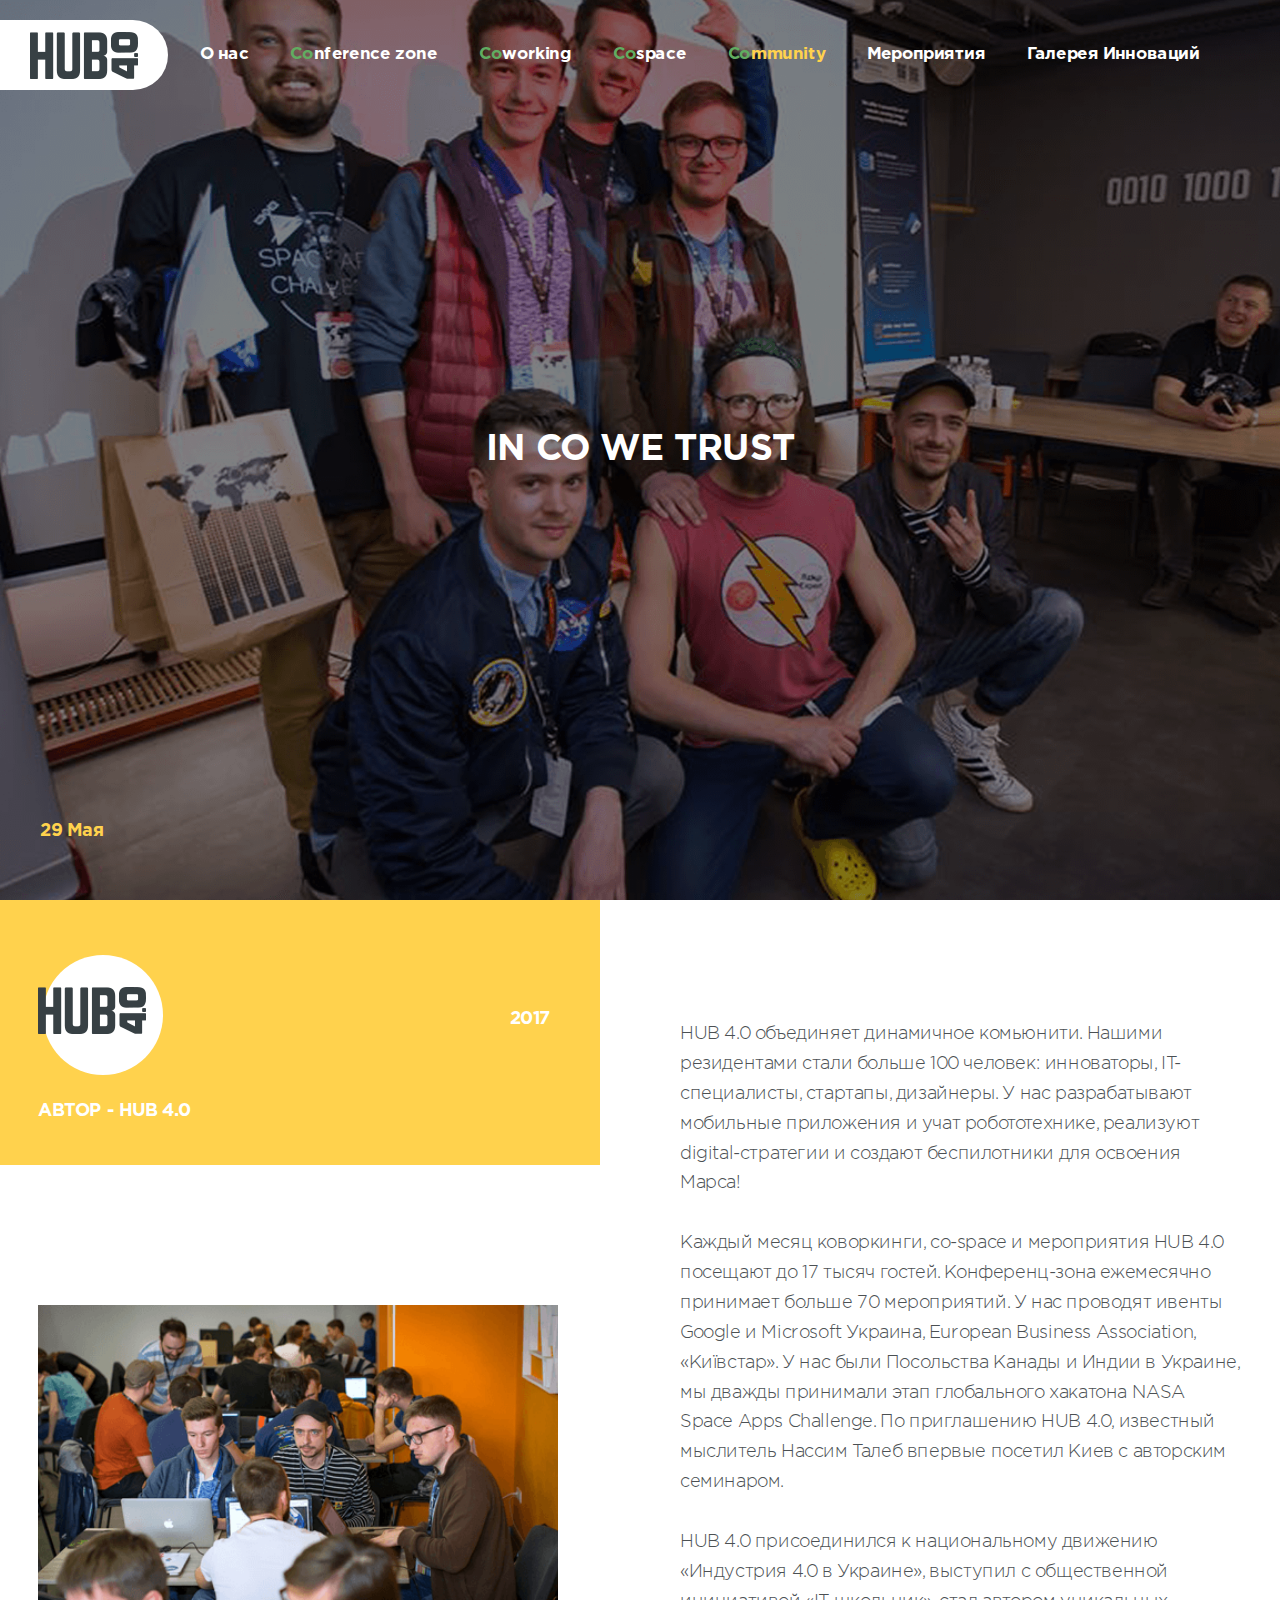
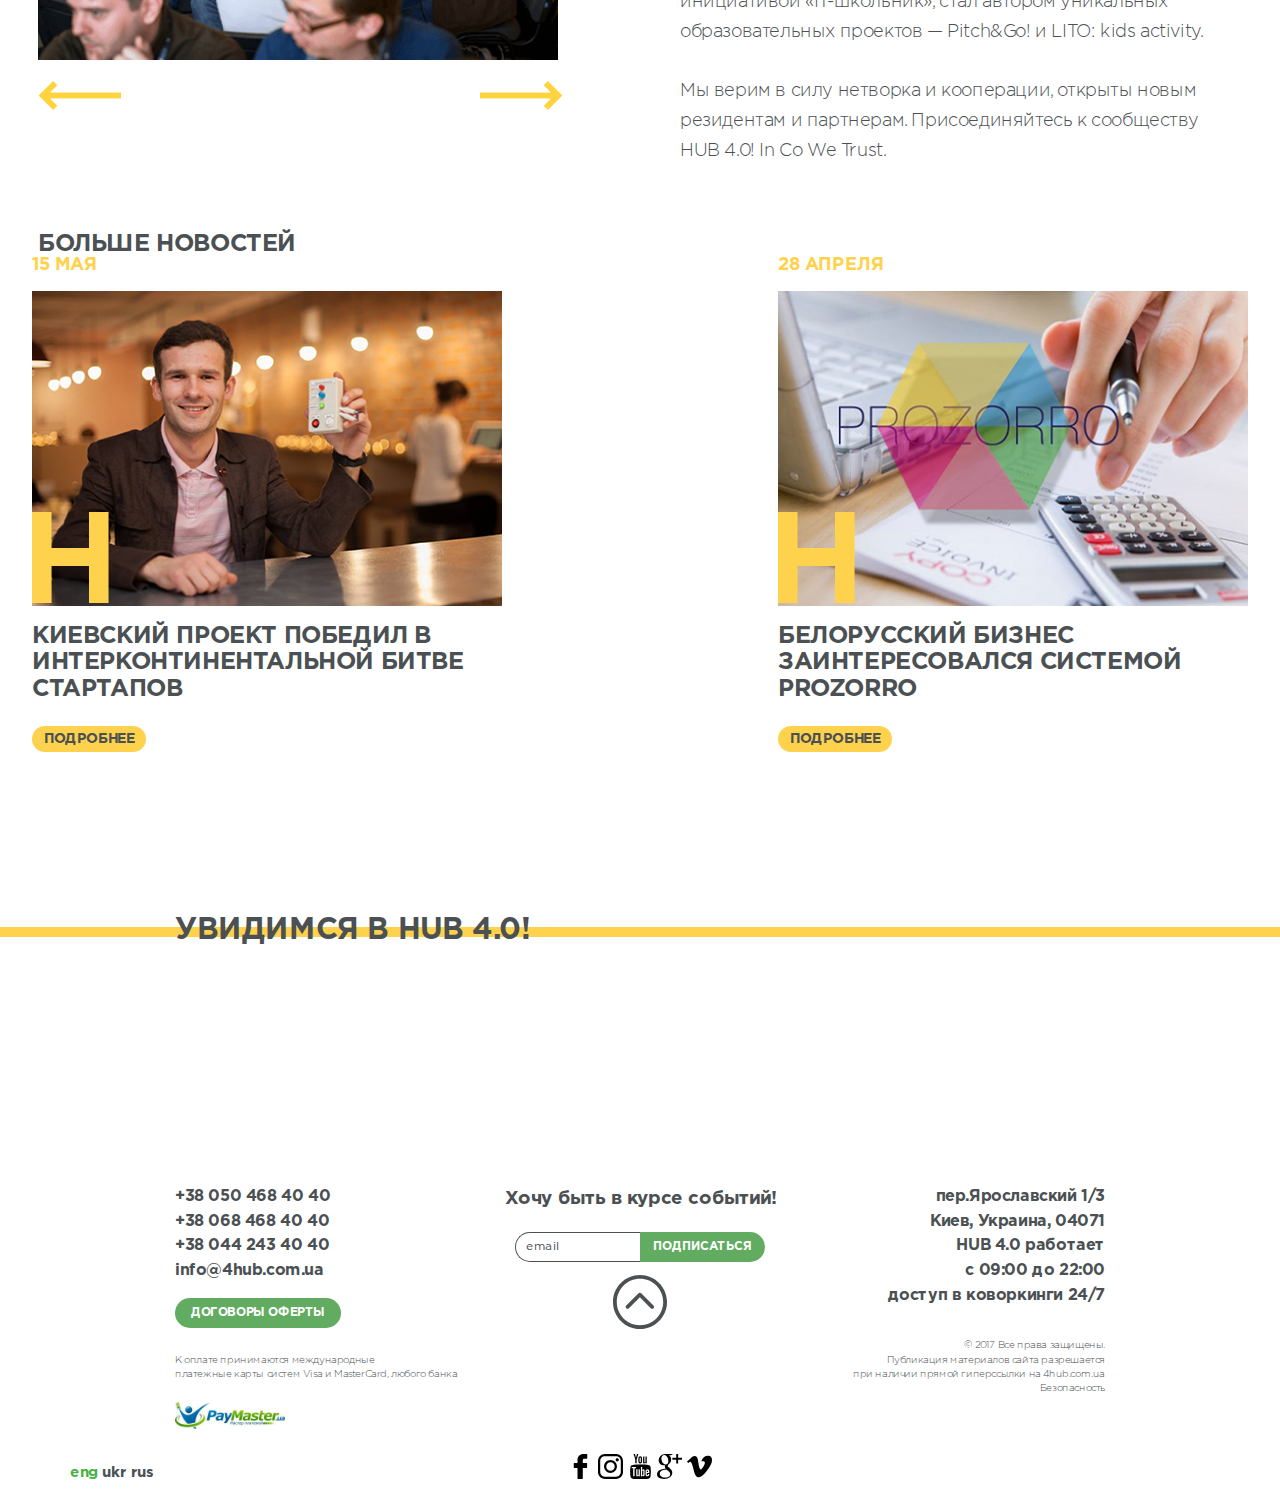
<file: single-opened-news.html>
<!DOCTYPE html>
<html lang="en">
<head>
	<meta charset="UTF-8">
	<title>single-opened-news-page</title>
	<meta http-equiv="X-UA-Compatible" content="IE=edge">
	<meta name="viewport" content="width=device-width, initial-scale=1.0">
	<link rel="stylesheet" href="css/preloader.css">
	<link rel="stylesheet" href="css/main.css">
</head>
<body>

	<div id="barba-wrapper">
		<div class="transition-container active">
			<div class="logo-wrap">
				<div class="logo">
					<img src="img/white-logo.png" alt="" />
				</div>
			</div>
		</div>
		<div class="barba-container">

			<div class="wrapper  single-opened-news-wrapper" >
				<header class="header header_absolute">
					<div class="logo__container">
						<a class="logo__link" href="index.html" >	
							<img class="logo__img" src="img/logo.png" alt="logo">
						</a>
					</div>

					<nav class="navigation">
						<ul class="navigation__list">
							<li class="navigation__item navigation__item_main"><a href="index.html" class="navigation__link"> Главная </a></li>
							<li class="navigation__item "><a href="about.html" class="navigation__link"> О нас </a></li>
							<li class="navigation__item"><a href="conference.html" class="navigation__link"> <span class="Dgreen">Co</span>nference zone</a></li>
							<li class="navigation__item "><a href="coworking.html" class="navigation__link"> <span class="Dgreen">Co</span>working  </a></li>
							<li class="navigation__item "><a href="freespace.html" class="navigation__link"> <span class="Dgreen">Co</span>space</a></li>
							<li class="navigation__item active"><a href="opened-news.html" class="navigation__link"><span class="Dgreen"> Co</span>mmunity</a></li>
							<li class="navigation__item "><a href="all-poster.html" class="navigation__link"> Мероприятия </a></li>
							<li class="navigation__item"><a href="innovations.html" class="navigation__link"> Галерея Инноваций</a></li>
						</ul>

						<div class="language language_mobile">
							<ul class="language__list">
								<li class="language__item active"><a href="#" class="language__link">eng</a></li>
								<li class="language__item"><a href="#" class="language__link">ukr</a></li>
								<li class="language__item"><a href="#" class="language__link">rus</a></li>
							</ul>
						</div>
					</nav>



					<button class="burger">
						<svg id="burger-svg" data-name="Layer 1" xmlns="http://www.w3.org/2000/svg" viewBox="0 0 50 50">
							<title>Show / Hide Navigation</title>
							<rect class="burger-svg__base" width="50" height="50" fill="#1f201c"/>
							<g class="burger-svg__bars" fill="#fff">
								<rect class="burger-svg__bar burger-svg__bar-1" x="14" y="18" width="22" height="2"/>
								<rect class="burger-svg__bar burger-svg__bar-2" x="14" y="24" width="22" height="2"/>
								<rect class="burger-svg__bar burger-svg__bar-3" x="14" y="30" width="22" height="2"/>
							</g>
						</svg>
					</button>
				</header>

				<section class="section section-1" style="background-image: url(img/content/news/NASA_1920x1080_dark.png)">
					<div class="single__news__date">29 Мая</div>
					<h1 class="title single__news__title">In Co We Trust</h1>

				</section>
				<div class="fixed__container">
					<section class="section section-2 single-new-section">
						<div class="single__news">
							<div class="single__news__left">
								<div class="single__news__top">
									<div class="single__news__top__block">
										<div class="single__news__top__pic">
											<img src="img/logo.png" alt="logo">
										</div>
										<div class="single__news__top__title">АВТОР - HUB 4.0</div>
									</div>
									<div class="single__news__top__block">
										<div class="single__news__top__year">2017</div>
									</div>
								</div>

								<div class="single__news__slider__wrap">
									<ul class="single__news__slider owl-carousel" id="single__news__slider">
										<li class="freespace__slider__item">
											<div class="freespace__slider__pic">
												<img src="img/content/news/NASA_480x320_1.png" alt="1">
											</div>
										</li>

										<li class="freespace__slider__item">
											<div class="freespace__slider__pic">
												<img src="img/content/news/NASA_480x320_2.png" alt="1">
											</div>
										</li>
										<li class="freespace__slider__item">
											<div class="freespace__slider__pic">
												<img src="img/content/news/NASA_480x320_3.png" alt="1">
											</div>
										</li>

										<li class="freespace__slider__item">
											<div class="freespace__slider__pic">
												<img src="img/content/news/NASA_480x320_4.png" alt="1">
											</div>
										</li>
										<li class="freespace__slider__item">
											<div class="freespace__slider__pic">
												<img src="img/content/news/NASA_480x320_5.png" alt="1">
											</div>
										</li>
									</ul>

									<!-- single News Slider__controls -->
									<div class="freespace__gallery__controls">
										<a href="#" class="control__btn control__btn-prev single__news__slider__btn-prev"><img src="img/icons/yellow-long-arrow.png" alt="long-arrow-prev"></a>
										<a href="#" class="control__btn control__btn-next single__news__slider__btn-next"><img src="img/icons/yellow-long-arrow.png" alt="long-arrow-next"></a>
									</div>
								</div>
							</div>
							<div class="single__news__right">
								<div class="single__news__info">
									HUB 4.0 объединяет динамичное комьюнити. Нашими резидентами стали больше 100 человек: инноваторы, IT-специалисты, стартапы, дизайнеры. У нас разрабатывают мобильные приложения и учат робототехнике, реализуют digital-стратегии и создают беспилотники для освоения Марса!<br><br>
									Каждый месяц коворкинги, co-space и мероприятия HUB 4.0 посещают до 17 тысяч гостей. Конференц-зона ежемесячно принимает больше 70 мероприятий. У нас проводят ивенты Google и Microsoft Украина, European Business Association, «Київстар». У нас были Посольства Канады и Индии в Украине, мы дважды принимали этап глобального хакатона NASA Space Apps Challenge. По приглашению HUB 4.0, известный мыслитель Нассим Талеб впервые посетил Киев с авторским семинаром.<br><br>
									HUB 4.0 присоединился к национальному движению «Индустрия 4.0 в Украине», выступил с общественной инициативой «IT-школьник», стал автором уникальных образовательных проектов — Pitch&Go! и LITO: kids activity.<br><br>
									Мы верим в силу нетворка и кооперации, открыты новым резидентам и партнерам. Присоединяйтесь к сообществу HUB 4.0!  In Co We Trust.

									<br>
								</div>
							</div>
						</div>

						<div class="more_news_container">
							<span class="more__news__link">Больше новостей</span>
							<ul class="all__news__container">
								<li class="all__news__item">
									<div class="all__news__item__date">15 мая</div>
									<div class="all__news__item__pic">
										<img src="img/content/news/15.05.2017/15.05.2017.jpg" alt="1">
									</div>
									<h3 class="all__news__item__title">
										Киевский проект победил в Интерконтинентальной битве стартапов
									</h3>
									<a href="#" class="btn more-news-btn">Подробнее</a>
								</li>

								<li class="all__news__item">
									<div class="all__news__item__date">28 апреля</div>
									<div class="all__news__item__pic">
										<img src="img/content/news/28.04.2017/1.jpg" alt="1">
									</div>
									<h3 class="all__news__item__title">
										Белорусский бизнес заинтересовался системой ProZorro
									</h3>
									<a href="#" class="btn more-news-btn">Подробнее</a>
								</li>
							</div>

						</section>


						<section class="section section-5" >


							<div class="footer__container">

								<div class="footer__headline">Увидимся в hub 4.0! </div>
								<div class="footer__map">
									<iframe style="pointer-events: none;"  src="https://www.google.com/maps/embed?pb=!1m18!1m12!1m3!1d2539.6161142511028!2d30.508987676156256!3d50.46687285782605!2m3!1f0!2f0!3f0!3m2!1i1024!2i768!4f13.1!3m3!1m2!1s0x40d4ce6c8011bd9b%3A0xd60691de1458adbc!2z0KXQsNCxIDQuMA!5e0!3m2!1suk!2sua!4v1493912115287" width="600" height="450" frameborder="0" style="border:0" allowfullscreen></iframe>
								</div>
								<div class="contacts">
									<div class="contacts__left">
										<ul class="contact__list">
											<li class="contact__item"><a href="tel:+380504684040" class="contact__link">	+38 050 468 40 40</a></li>
											<li class="contact__item"><a href="tel:+380684684040" class="contact__link">+38 068 468 40 40</a></li>
											<li class="contact__item"><a href="tel:+380442434040" class="contact__link">+38 044 243 40 40</a></li>
											<li class="contact__item"><a href="mailto:info@4hub.com.ua" class="contact__link">info@4hub.com.ua</a></li>
										</ul>
									</div>

									<div class="contacts__right contacts__right__mobile">
										<ul class="contact__list">
											<li class="contact__item"><a class="map__link" href="https://goo.gl/maps/HhT8iFkmfr32">пер.Ярославский 1/3</a></li>
											<li class="contact__item"><a class="map__link" href="https://goo.gl/maps/HhT8iFkmfr32">	Киев, Украина, 04071</a></li>
											<li class="contact__item">HUB 4.0 работает</li>
											<li class="contact__item">с 09:00 до 22:00</li>
											<li class="contact__item">доступ в коворкинги 24/7</li>
										</ul>
									</div>




									<div class="contacts__form__wrap">
										<form class="contacts__form">
											<h3 class="contacts__form__title">Хочу быть в курсе событий!</h3>
											<input class="contacts__form__input__mail" type="email" id="user-email" name="user-email" placeholder="email">
											<button class="btn contacts__form__btn" type="submit">Подписаться</button>
										</form>
										<div class="footer-arrow-container">
											<img src="img/icons/footer-arrow-up.svg" alt="" class="footer-arrow" id="toTop">
										</div>
									</div>

									<div class="contacts__right">
										<ul class="contact__list">
											<li class="contact__item"><a class="map__link" href="https://goo.gl/maps/HhT8iFkmfr32">пер.Ярославский 1/3</a></li>
											<li class="contact__item"><a class="map__link" href="https://goo.gl/maps/HhT8iFkmfr32">	Киев, Украина, 04071</a></li>
											<li class="contact__item">HUB 4.0 работает</li>
											<li class="contact__item">с 09:00 до 22:00</li>
											<li class="contact__item">доступ в коворкинги 24/7</li>
										</ul>
									</div>
								</div>

								<div class="footer__bottom">
									<div class="footer__bottom__left">
										<a class="btn btn-offer" href="#">Договоры оферты</a>
										<p class="footer__bottom__text">К оплате принимаются международные <br>
											платежные карты систем Visa и MasterСard, любого банка</p>

											<div class="footer__bottom__pic">
												<img src="img/content/pay.jpg" alt="pay">
											</div>

										</div>
										<div class="footer__bottom__right">
											<p class="footer__bottom__copyright">
												© 2017 Все права защищены. <br>
												Публикация материалов сайта разрешается <br>
												при наличии прямой гиперссылки на 4hub.com.ua  <br>
												Безопасность
											</p>
										</div>
									</div>

									<div class="footer__social  footer__social--index">
										<a href="#" class="footer__social__icon">
											<img src="img/icons/facebook-logo.svg" alt="facebook">
										</a>
										<a href="#" class="footer__social__icon">
											<img src="img/icons/instagram-logo.svg" alt="instagram">
										</a>
										<a href="#" class="footer__social__icon">
											<img src="img/icons/youtube-logo.svg" alt="youtube">
										</a>
										<a href="#" class="footer__social__icon">
											<img src="img/icons/google-plus-symbol.svg" alt="google+">
										</a>
										<a href="#" class="footer__social__icon">
											<img src="img/icons/vimeo-logo.svg" alt="vimeo">
										</a>
									</div>



								</div>

							</section>


						</div>

						
						<div class="language">
							<ul class="language__list">
								<li class="language__item active"><a href="#" class="language__link">eng</a></li>
								<li class="language__item"><a href="#" class="language__link">ukr</a></li>
								<li class="language__item"><a href="#" class="language__link">rus</a></li>
							</ul>
						</div>


					</div> <!-- end wrapper  -->


				</div>
			</div>

			<script src="js/libs/jQuery2.2.4.js"></script>
			<script src="js/libs/barba.min.js"></script>
			<script src="js/libs/owl.carousel.min.js"></script>
			<script src="js/libs/jquery.fullpage.extensions.min.js"></script>
			<script src="js/libs/scrolloverflow.min.js"></script>
			<script src="js/libs/jquery.easings.min.js"></script>
			<script src="js/libs/jquery.fullpage.min.js"></script>
			<script src="js/libs/TweenMax.js"></script>
			<script src="js/libs/imagesLoaded.js"></script>
			<script src="js/libs/jquery-imagefill.js"></script>
			<script src="js/libs/wickedpicker.min.js"></script>
			<script src="js/libs/datepicker.min.js"></script>
				<script src="js/libs/BigPicture.min.js"></script>
			<script src="js/main.js"></script>
		</body>
		</html>
</file>
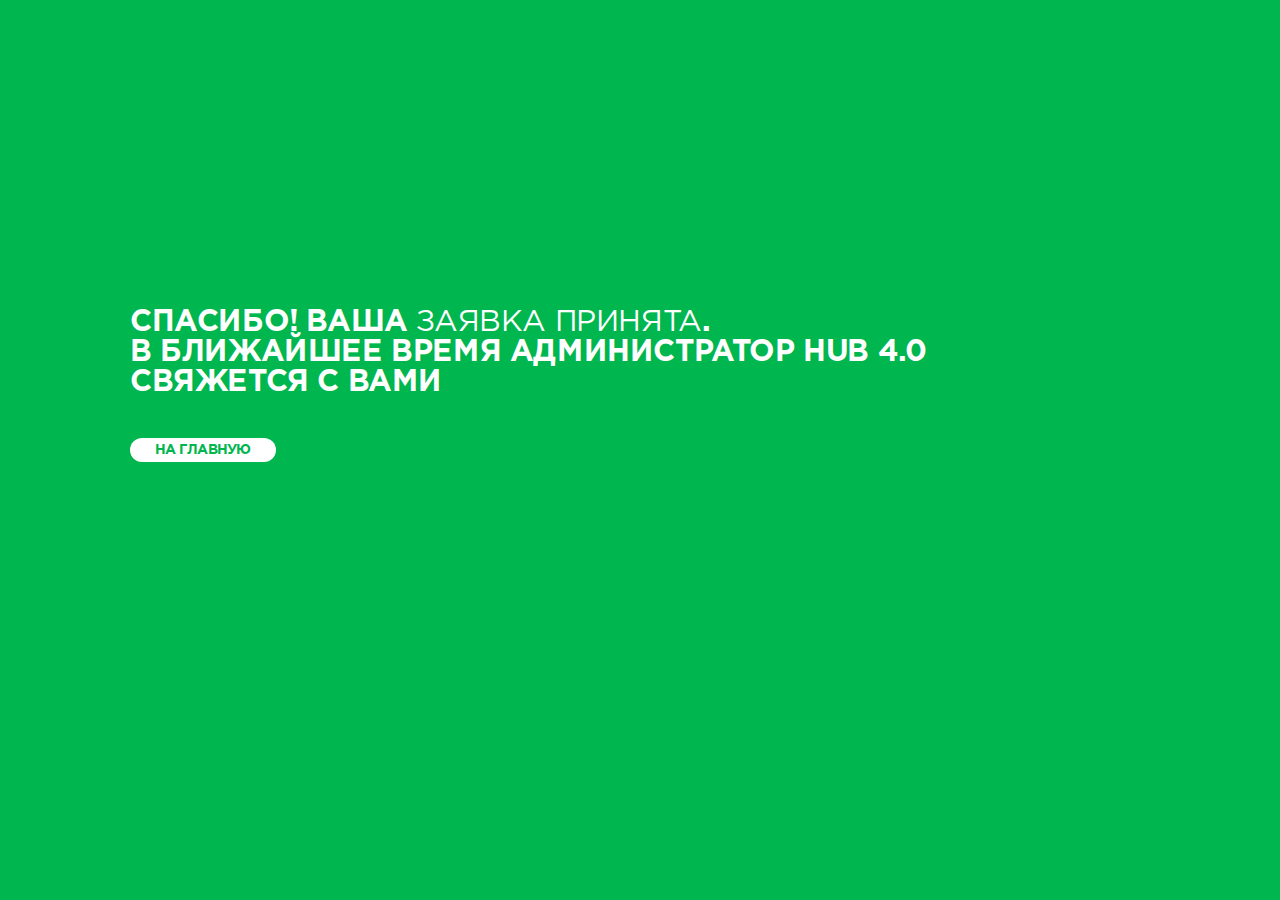
<file: thanks.html>
<!DOCTYPE html>
<html lang="en">
<head>
	<meta charset="UTF-8">
	<title>thanks-page</title>
	<meta http-equiv="X-UA-Compatible" content="IE=edge">
	<meta name="viewport" content="width=device-width, initial-scale=1.0">
	<link rel="stylesheet" href="css/preloader.css">
	<link rel="stylesheet" href="css/main.css">
</head>
<body>

	<div id="barba-wrapper">
		<div class="transition-container active">
			<div class="logo-wrap">
				<div class="logo">
					<img src="img/white-logo.png" alt="" />
				</div>
			</div>
		</div>
		<div class="barba-container">

			<div class="wrapper thanks-wrapper">
				<div class="content__wrapper">
					<h1 class="thanks__title">Спасибо! Ваша <span class="normal__size">заявка принята</span>. <br>
						В ближайшее время администратор HUB 4.0  <br>
						свяжется с вами
					</h1>
					<a href="index.html" class="btn more__link back__main">На главную</a>
				</div>


			</div> <!-- end wrapper  -->

		</div>
	</div>

	<script src="js/libs/jQuery2.2.4.js"></script>
	<script src="js/libs/barba.min.js"></script>
	<script src="js/libs/owl.carousel.min.js"></script>
	<script src="js/libs/jquery.fullpage.extensions.min.js"></script>
	<script src="js/libs/scrolloverflow.min.js"></script>
	<script src="js/libs/jquery.easings.min.js"></script>
	<script src="js/libs/jquery.fullpage.min.js"></script>
	<script src="js/libs/TweenMax.js"></script>
	<script src="js/libs/imagesLoaded.js"></script>
	<script src="js/libs/jquery-imagefill.js"></script>
	<script src="js/libs/wickedpicker.min.js"></script>
	<script src="js/libs/datepicker.min.js"></script>
		<script src="js/libs/BigPicture.min.js"></script>
	<script src="js/main.js"></script>
</body>
</html>
</file>
<file: css/preloader.css>
.transition-container{position:fixed;width:100%;height:100%;top:0%;left:-100%;background-color:transparent;overflow:hidden;z-index:200}.transition-container .logo-wrap{position:absolute;width:250px;height:250px;left:calc(50% - 125px);top:calc(50% - 125px);z-index:11;-webkit-transition:all .6s ease;-o-transition:all .6s ease;transition:all .6s ease;-webkit-transform:scale(0);-ms-transform:scale(0);transform:scale(0);border-radius:150px;background-color:#ff6800}.transition-container .logo-wrap:after,.transition-container .logo-wrap:before{content:'';display:block;position:absolute;width:240px;height:240px;top:5px;left:5px;background-color:#fff;border-radius:150px;z-index:1;-webkit-transform:scale(1);-ms-transform:scale(1);transform:scale(1)}.transition-container .logo-wrap:before{border:10px solid #61ac61;-webkit-box-sizing:border-box;box-sizing:border-box;background-color:#61ac61}.transition-container .logo-wrap:after{width:250px;height:250px;top:0px;left:0px;z-index:2;background-color:#ff6800;-webkit-animation:colorChanges 8s infinite;animation:colorChanges 8s infinite}.transition-container .logo{position:relative;z-index:5;margin-top:25px;margin-left:25px;width:200px;height:200px;border:20px solid white;line-height:200px;-webkit-box-sizing:border-box;box-sizing:border-box;border-radius:100px;text-align:center}.transition-container .logo img{width:80%}.transition-container.active{left:0%;-webkit-transition:left 0.6s ease-out;-o-transition:left 0.6s ease-out;transition:left 0.6s ease-out}.transition-container.active .logo-wrap{-webkit-transform:scale(1);-ms-transform:scale(1);transform:scale(1);margin-top:0}.transition-container.active .logo-wrap:before{-webkit-transition:all 0.3s 0.6s cubic-bezier(0.895, 0.03, 0.685, 0.22);-o-transition:all 0.3s 0.6s cubic-bezier(0.895, 0.03, 0.685, 0.22);transition:all 0.3s 0.6s cubic-bezier(0.895, 0.03, 0.685, 0.22);-webkit-transform:scale(13);-ms-transform:scale(13);transform:scale(13);background-color:white}.transition-container.active .logo{-webkit-animation-delay:2s;animation-delay:2s;-webkit-animation:scaleSpin 1.5s ease infinite;animation:scaleSpin 1.5s ease infinite;-webkit-animation-fill-mode:both;animation-fill-mode:both}.transition-container.sec-step{left:100%;background-color:transparent;-webkit-transition:left 0.6s 0.3s ease-out;-o-transition:left 0.6s 0.3s ease-out;transition:left 0.6s 0.3s ease-out}.transition-container.sec-step .logo-wrap{-webkit-transform:scale(0);-ms-transform:scale(0);transform:scale(0);margin-top:0;-webkit-transition:all .6s .3s ease;-o-transition:all .6s .3s ease;transition:all .6s .3s ease}.transition-container.sec-step .logo-wrap:before{-webkit-transform:scale(1);-ms-transform:scale(1);transform:scale(1);-webkit-transition:all 0.3s cubic-bezier(0.075, 0.82, 0.165, 1);-o-transition:all 0.3s cubic-bezier(0.075, 0.82, 0.165, 1);transition:all 0.3s cubic-bezier(0.075, 0.82, 0.165, 1);background-color:#61ac61}@-webkit-keyframes scaleSpin{0%,40%,80%,to{-webkit-transform:scale(0.97);transform:scale(0.97)}20%,60%{-webkit-transform:scale(1);transform:scale(1)}}@keyframes scaleSpin{0%,40%,80%,to{-webkit-transform:scale(0.97);transform:scale(0.97)}20%,60%{-webkit-transform:scale(1);transform:scale(1)}}@-webkit-keyframes colorChanges{0%{background-color:#ff6800}15%{background-color:#ff6800}25%{background-color:#ffd24d}40%{background-color:#ffd24d}50%{background-color:#61ac61}65%{background-color:#61ac61}75%{background-color:#7567ab}90%{background-color:#7567ab}to{background-color:#ff6800}}@keyframes colorChanges{0%{background-color:#ff6800}15%{background-color:#ff6800}25%{background-color:#ffd24d}40%{background-color:#ffd24d}50%{background-color:#61ac61}65%{background-color:#61ac61}75%{background-color:#7567ab}90%{background-color:#7567ab}to{background-color:#ff6800}}
</file>
